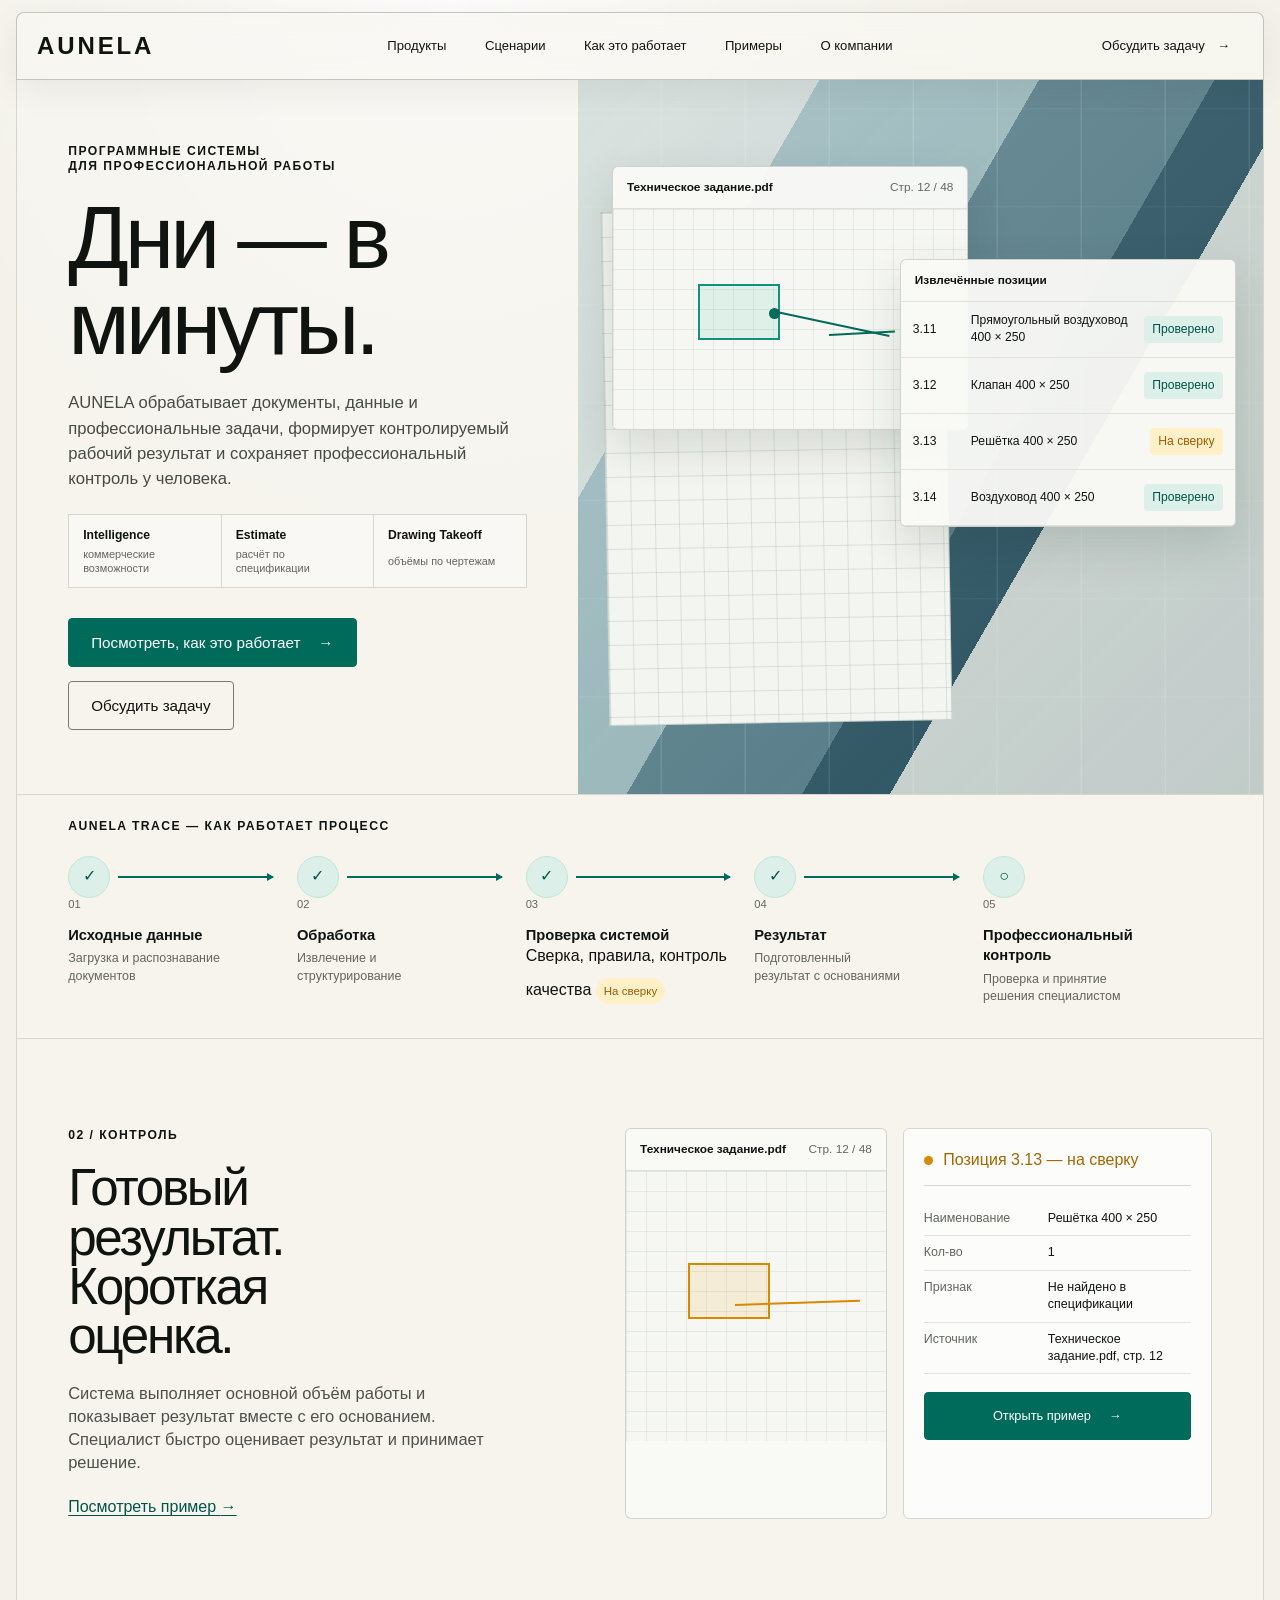
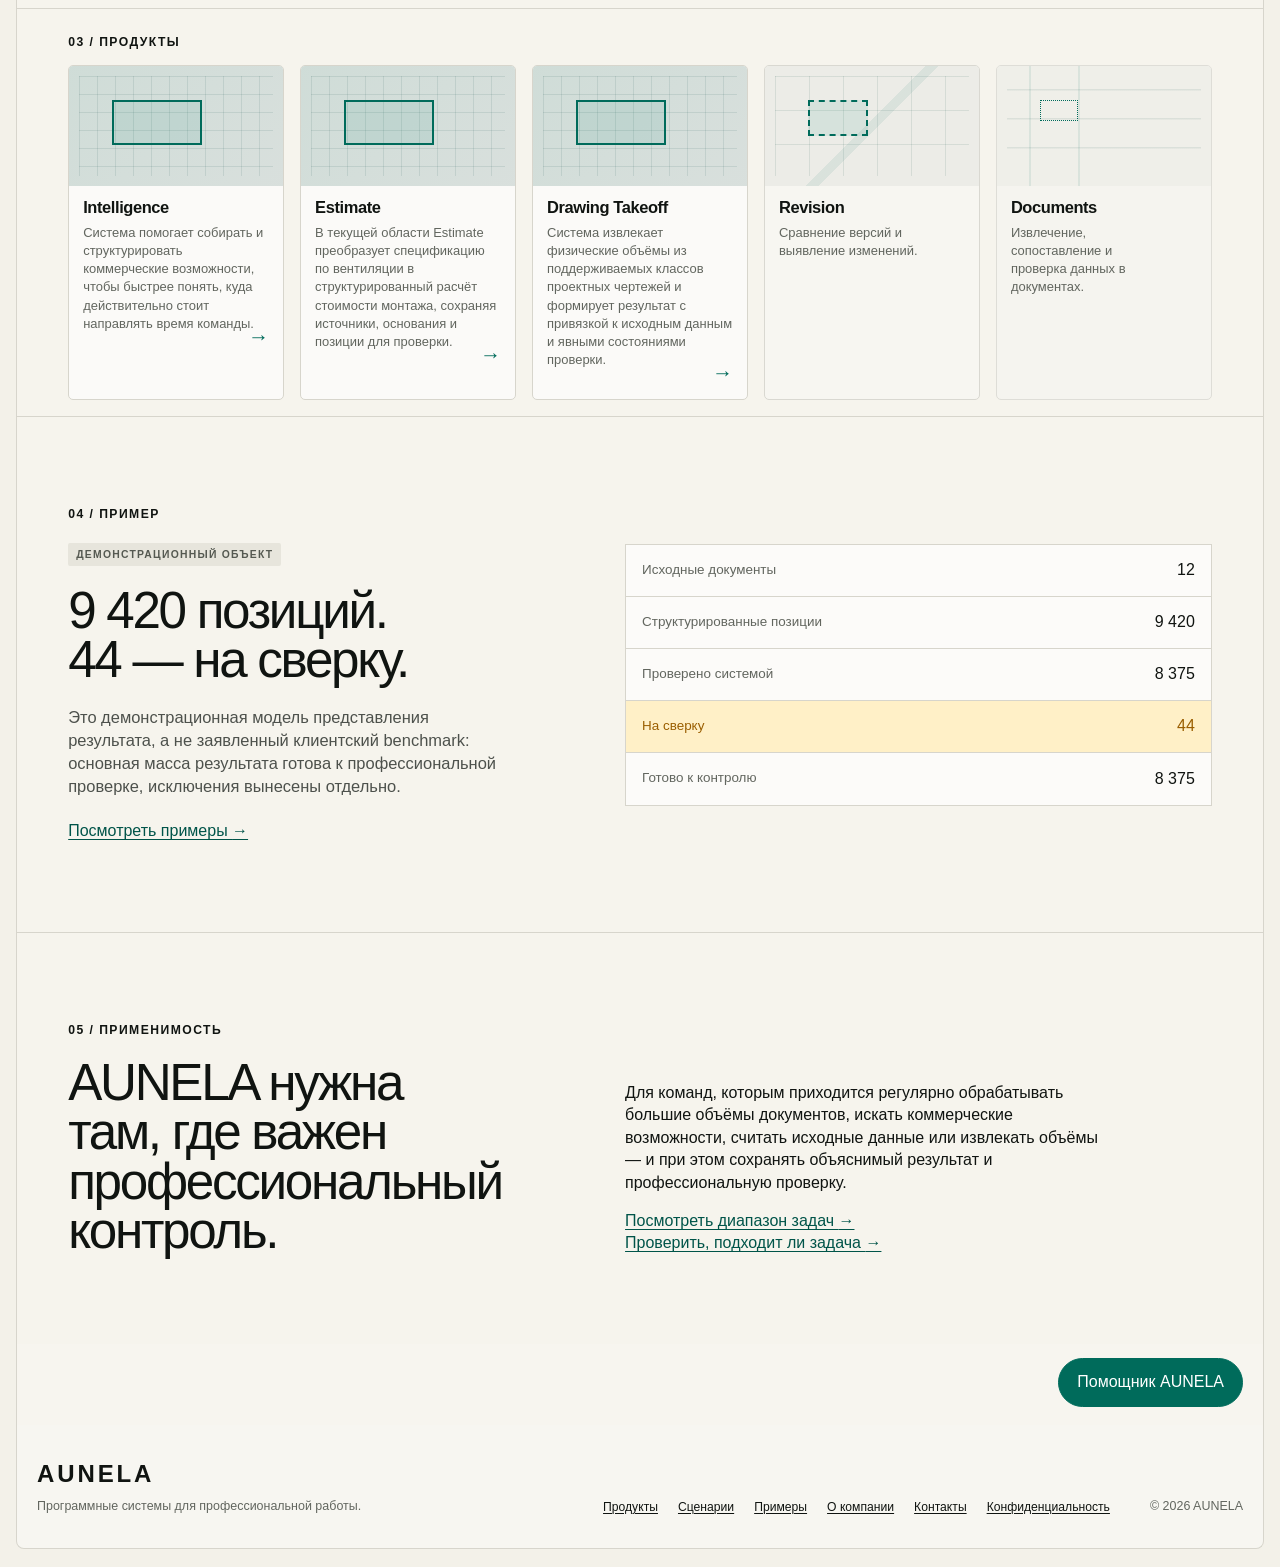
<file: index.html>
<!DOCTYPE html><html lang="ru"> <head><meta charset="UTF-8"><meta name="viewport" content="width=device-width"><meta name="color-scheme" content="light"><meta name="theme-color" content="#f2f0e9"><link rel="icon" type="image/svg+xml" href="/favicon.svg"><title>AUNELA — программные системы для профессиональной работы</title><meta name="description" content="AUNELA — программные системы для профессиональной работы: Intelligence, Estimate и Drawing Takeoff с проверяемым результатом и профессиональным контролем."><link rel="canonical" href="https://aunela.ru/"><meta name="robots" content="noindex,nofollow,noarchive"><meta property="og:type" content="website"><meta property="og:site_name" content="AUNELA"><meta property="og:title" content="AUNELA — программные системы для профессиональной работы"><meta property="og:description" content="AUNELA — программные системы для профессиональной работы: Intelligence, Estimate и Drawing Takeoff с проверяемым результатом и профессиональным контролем."><meta property="og:url" content="https://aunela.ru/"><script type="application/ld+json">[{"@context":"https://schema.org","@type":"Organization","name":"AUNELA","legalName":"Индивидуальный предприниматель Кулишова Ксения Геннадьевна","identifier":[{"@type":"PropertyValue","propertyID":"ИНН","value":"595706067159"},{"@type":"PropertyValue","propertyID":"ОГРНИП","value":"324595800131352"}],"telephone":"+7 922 640-99-22","url":"https://aunela.ru","email":"office@aunela.ru"},{"@context":"https://schema.org","@type":"WebSite","name":"AUNELA","url":"https://aunela.ru"}]</script><link rel="stylesheet" href="/_astro/global.DxPeA7Tw.css"></head> <body> <a class="skip-link" href="#content">К содержанию</a> <div class="nav-shell"> <header class="site-header"> <a class="brand" href="/" aria-label="AUNELA — главная">AUNELA</a> <nav class="desktop-nav" aria-label="Основная навигация"> <a href="/products/">Продукты</a> <a href="/capabilities/">Сценарии</a> <a href="/#trace">Как это работает</a> <a href="/examples/">Примеры</a> <a href="/about/">О компании</a> </nav> <div class="header-actions">  <a class="header-cta" href="/contact/">Обсудить задачу <span aria-hidden="true">→</span></a> </div> <a class="header-mobile-cta" href="/contact/">Связаться</a> <button class="menu-button" type="button" aria-expanded="false" aria-controls="mobile-nav"> <span class="sr-only">Открыть меню</span> <span></span><span></span> </button> </header> <nav id="mobile-nav" class="mobile-nav" aria-label="Мобильная навигация" hidden> <a href="/products/">Продукты</a> <a href="/capabilities/">Сценарии</a> <a href="/#trace">Как это работает</a> <a href="/examples/">Примеры</a> <a href="/about/">О компании</a> <a href="/contact/">Обсудить задачу</a> </nav> </div> <main id="content">  <section class="hero"> <div class="hero-copy"> <p class="eyebrow">ПРОГРАММНЫЕ СИСТЕМЫ<br>ДЛЯ ПРОФЕССИОНАЛЬНОЙ РАБОТЫ</p> <h1>Дни — в минуты.</h1> <p class="hero-lead">
AUNELA обрабатывает документы, данные и профессиональные задачи,
        формирует контролируемый рабочий результат и сохраняет профессиональный контроль у человека.
</p> <nav class="hero-products" aria-label="Текущие продукты AUNELA"> <a href="/products/intelligence/"><strong>Intelligence</strong><span>коммерческие возможности</span></a> <a href="/products/estimate/"><strong>Estimate</strong><span>расчёт по спецификации</span></a> <a href="/products/drawing-takeoff/"><strong>Drawing Takeoff</strong><span>объёмы по чертежам</span></a> </nav> <div class="button-row"> <a class="button button-primary" href="#trace">Посмотреть, как это работает <span aria-hidden="true">→</span></a> <a class="button button-secondary" href="/contact/">Обсудить задачу</a> </div> </div> <div class="hero-proof" aria-label="Демонстрация контролируемого результата"> <div class="blueprint-grid" aria-hidden="true"></div> <div class="source-window proof-window"> <div class="window-bar"><strong>Техническое задание.pdf</strong><span>Стр. 12 / 48</span></div> <div class="drawing-canvas"> <span class="drawing-box"></span> <span class="drawing-line one"></span> <span class="drawing-line two"></span> <span class="drawing-node"></span> </div> </div> <div class="result-window proof-window"> <div class="window-bar"><strong>Извлечённые позиции</strong></div> <div class="result-row"><span>3.11</span><strong>Прямоугольный воздуховод 400 × 250</strong><em class="status-ok">Проверено</em></div> <div class="result-row"><span>3.12</span><strong>Клапан 400 × 250</strong><em class="status-ok">Проверено</em></div> <div class="result-row"><span>3.13</span><strong>Решётка 400 × 250</strong><em class="status-review">На сверку</em></div> <div class="result-row"><span>3.14</span><strong>Воздуховод 400 × 250</strong><em class="status-ok">Проверено</em></div> </div> </div> </section> <section class="trace-section" id="trace" aria-labelledby="trace-title"> <div class="section-kicker" id="trace-title">AUNELA TRACE — КАК РАБОТАЕТ ПРОЦЕСС</div> <ol class="trace-list"> <li class="trace-step"> <div class="trace-top"> <span class="trace-number">01</span> <span class="trace-dot" aria-hidden="true">✓</span> <span class="trace-line" aria-hidden="true"></span> </div> <strong>Исходные данные</strong> <span>Загрузка и распознавание документов</span>  </li><li class="trace-step"> <div class="trace-top"> <span class="trace-number">02</span> <span class="trace-dot" aria-hidden="true">✓</span> <span class="trace-line" aria-hidden="true"></span> </div> <strong>Обработка</strong> <span>Извлечение и структурирование</span>  </li><li class="trace-step"> <div class="trace-top"> <span class="trace-number">03</span> <span class="trace-dot" aria-hidden="true">✓</span> <span class="trace-line" aria-hidden="true"></span> </div> <strong>Проверка системой</strong> <span>Сверка, правила, контроль качества</span> <span class="review-branch" aria-label="Вторичная ветвь проверки">На сверку</span> </li><li class="trace-step"> <div class="trace-top"> <span class="trace-number">04</span> <span class="trace-dot" aria-hidden="true">✓</span> <span class="trace-line" aria-hidden="true"></span> </div> <strong>Результат</strong> <span>Подготовленный результат с основаниями</span>  </li><li class="trace-step"> <div class="trace-top"> <span class="trace-number">05</span> <span class="trace-dot" aria-hidden="true">○</span>  </div> <strong>Профессиональный контроль</strong> <span>Проверка и принятие решения специалистом</span>  </li> </ol> </section> <section class="control-section section-grid" aria-labelledby="control-title"> <div> <p class="section-index">02 / КОНТРОЛЬ</p> <h2 id="control-title">Готовый результат. Короткая оценка.</h2> <p class="section-lead">
Система выполняет основной объём работы и показывает результат вместе с его основанием.
        Специалист быстро оценивает результат и принимает решение.
</p> <a class="text-link" href="/examples/">Посмотреть пример <span aria-hidden="true">→</span></a> </div> <div class="review-panel"> <div class="source-window compact proof-window"> <div class="window-bar"><strong>Техническое задание.pdf</strong><span>Стр. 12 / 48</span></div> <div class="drawing-canvas"> <span class="drawing-box review"></span> <span class="drawing-line review"></span> </div> </div> <div class="review-card"> <p class="review-title"><span class="review-dot"></span> Позиция 3.13 — на сверку</p> <dl> <div><dt>Наименование</dt><dd>Решётка 400 × 250</dd></div> <div><dt>Кол-во</dt><dd>1</dd></div> <div><dt>Признак</dt><dd>Не найдено в спецификации</dd></div> <div><dt>Источник</dt><dd>Техническое задание.pdf, стр. 12</dd></div> </dl> <a class="button button-primary compact-button" href="/examples/">Открыть пример <span aria-hidden="true">→</span></a> </div> </div> </section> <section class="products-section" aria-labelledby="products-title"> <div class="section-heading-row"> <p class="section-index">03 / ПРОДУКТЫ</p> <h2 id="products-title" class="sr-only">Продукты AUNELA</h2> </div> <div class="product-grid"> <a href="/products/intelligence/" class="product-card material-level-1"> <div class="product-visual" aria-hidden="true"> <span class="visual-grid"></span> <span class="visual-mark"></span> </div> <div class="product-copy">  <h3>Intelligence</h3> <p>Система помогает собирать и структурировать коммерческие возможности, чтобы быстрее понять, куда действительно стоит направлять время команды.</p> <span class="card-arrow" aria-hidden="true">→</span> </div> </a><a href="/products/estimate/" class="product-card material-level-1"> <div class="product-visual" aria-hidden="true"> <span class="visual-grid"></span> <span class="visual-mark"></span> </div> <div class="product-copy">  <h3>Estimate</h3> <p>В текущей области Estimate преобразует спецификацию по вентиляции в структурированный расчёт стоимости монтажа, сохраняя источники, основания и позиции для проверки.</p> <span class="card-arrow" aria-hidden="true">→</span> </div> </a><a href="/products/drawing-takeoff/" class="product-card material-level-1"> <div class="product-visual" aria-hidden="true"> <span class="visual-grid"></span> <span class="visual-mark"></span> </div> <div class="product-copy">  <h3>Drawing Takeoff</h3> <p>Система извлекает физические объёмы из поддерживаемых классов проектных чертежей и формирует результат с привязкой к исходным данным и явными состояниями проверки.</p> <span class="card-arrow" aria-hidden="true">→</span> </div> </a> <article class="product-card material-level-2"> <div class="product-visual" aria-hidden="true"> <span class="visual-grid"></span> <span class="visual-mark"></span> </div> <div class="product-copy">  <h3>Revision</h3> <p>Сравнение версий и выявление изменений.</p>  </div> </article><article class="product-card material-level-3"> <div class="product-visual" aria-hidden="true"> <span class="visual-grid"></span> <span class="visual-mark"></span> </div> <div class="product-copy">  <h3>Documents</h3> <p>Извлечение, сопоставление и проверка данных в документах.</p>  </div> </article> </div> </section> <section class="evidence-section section-grid"> <div> <p class="section-index">04 / ПРИМЕР</p> <p class="demo-label">ДЕМОНСТРАЦИОННЫЙ ОБЪЕКТ</p> <h2>9 420 позиций.<br>44 — на сверку.</h2> <p class="section-lead">
Это демонстрационная модель представления результата, а не заявленный клиентский benchmark:
        основная масса результата готова к профессиональной проверке, исключения вынесены отдельно.
</p> <a class="text-link" href="/examples/">Посмотреть примеры <span aria-hidden="true">→</span></a> </div> <div class="evidence-ledger" aria-label="Демонстрационный реестр результата"> <div><span>Исходные документы</span><strong>12</strong></div> <div><span>Структурированные позиции</span><strong>9 420</strong></div> <div><span>Проверено системой</span><strong>8 375</strong></div> <div class="review-ledger"><span>На сверку</span><strong>44</strong></div> <div><span>Готово к контролю</span><strong>8 375</strong></div> </div> </section> <section class="fit-section section-grid"> <div> <p class="section-index">05 / ПРИМЕНИМОСТЬ</p> <h2>AUNELA нужна там, где важен профессиональный контроль.</h2> </div> <div> <p>
Для команд, которым приходится регулярно обрабатывать большие объёмы документов,
        искать коммерческие возможности, считать исходные данные или извлекать объёмы —
        и при этом сохранять объяснимый результат и профессиональную проверку.
</p> <a class="text-link" href="/capabilities/">Посмотреть диапазон задач <span aria-hidden="true">→</span></a> <br> <a class="text-link" href="/contact/">Проверить, подходит ли задача <span aria-hidden="true">→</span></a> </div> </section>  </main> <div class="agent-slot" data-agent-slot data-agent-live="false" data-agent-endpoint> <button class="agent-launcher" type="button" aria-expanded="false" aria-controls="agent-panel">
Помощник AUNELA
</button> <aside id="agent-panel" class="agent-panel" hidden aria-label="Помощник AUNELA"> <div class="agent-head"> <div> <p class="section-index">AUNELA / AGENT</p> <strong>Опишите задачу обычными словами.</strong> </div> <button class="agent-close" type="button" aria-label="Закрыть">×</button> </div> <div class="agent-offline-note"> <p>
Диалоговый агент пока не подключён к production. Подобрать маршрут можно без него:
</p> </div> <nav class="agent-choices" aria-label="Быстрый подбор продукта"> <a href="/products/intelligence/"> <strong>Найти возможности</strong> <span>От частного микрозапроса до тендерного поиска →</span> </a> <a href="/products/estimate/"> <strong>Рассчитать по спецификации</strong> <span>Сейчас: стоимость монтажа вентиляции →</span> </a> <a href="/products/drawing-takeoff/"> <strong>Извлечь объёмы из чертежей</strong> <span>В пределах подтверждённого класса исходников →</span> </a> <a href="/capabilities/"> <strong>Посмотреть сценарии</strong> <span>Текущая область и границы продуктов →</span> </a> </nav> <div class="agent-fallback"> <p>Сайт и продуктовые материалы работают независимо от агента.</p> <a href="/contact/">Обсудить задачу →</a> </div> </aside> </div> <script type="module">var e=document.querySelector(`[data-agent-slot]`),t=e?.querySelector(`.agent-launcher`),n=e?.querySelector(`.agent-panel`),r=e?.querySelector(`.agent-close`),i=e?.querySelector(`[data-agent-form]`),a=e?.querySelector(`[data-agent-answer]`);function o(e){!t||!n||(t.setAttribute(`aria-expanded`,String(e)),n.hidden=!e,e?n.querySelector(`textarea, a, button`)?.focus():t.focus())}t?.addEventListener(`click`,()=>{o(t.getAttribute(`aria-expanded`)!==`true`)}),r?.addEventListener(`click`,()=>o(!1)),document.addEventListener(`keydown`,e=>{e.key===`Escape`&&n&&!n.hidden&&o(!1)}),i?.addEventListener(`submit`,async t=>{if(t.preventDefault(),!e||!a)return;let n=e.dataset.agentEndpoint,r=i.querySelector(`textarea[name="question"]`),o=i.querySelector(`button[type="submit"]`),s=r?.value.trim()||``;if(!n||!s)return;let c=new AbortController,l=window.setTimeout(()=>c.abort(),25e3);a.hidden=!1,a.dataset.state=`loading`,a.textContent=`AUNELA анализирует задачу…`,o&&(o.disabled=!0);try{let e=await fetch(n,{method:`POST`,mode:`cors`,credentials:`omit`,cache:`no-store`,headers:{"Content-Type":`application/json`,Accept:`application/json`},body:JSON.stringify({message:s,page:window.location.pathname,locale:document.documentElement.lang||`ru`}),signal:c.signal});if(!e.ok)throw Error(`HTTP ${e.status}`);let t=await e.json(),r=typeof t?.answer==`string`?t.answer:`Ответ агента получен в неподдерживаемом формате. Используйте продуктовые ссылки ниже.`;a.dataset.state=`ready`,a.textContent=r}catch{a.dataset.state=`error`,a.textContent=`Агент временно недоступен. Публичный сайт продолжает работать — выберите продукт ниже или свяжитесь с AUNELA.`}finally{window.clearTimeout(l),o&&(o.disabled=!1)}});</script> <footer class="site-footer"> <div> <a class="brand" href="/">AUNELA</a> <p>Программные системы для профессиональной работы.</p> </div> <nav aria-label="Навигация в подвале"> <a href="/products/">Продукты</a> <a href="/capabilities/">Сценарии</a> <a href="/examples/">Примеры</a> <a href="/about/">О компании</a> <a href="/contact/">Контакты</a> <a href="/privacy/">Конфиденциальность</a> </nav> <p class="footer-note">© 2026 AUNELA</p> </footer> <script>
      const button = document.querySelector('.menu-button');
      const menu = document.querySelector('#mobile-nav');
      button?.addEventListener('click', () => {
        const open = button.getAttribute('aria-expanded') === 'true';
        button.setAttribute('aria-expanded', String(!open));
        if (menu) menu.hidden = open;
      });

      menu?.querySelectorAll('a').forEach((link) => {
        link.addEventListener('click', () => {
          button?.setAttribute('aria-expanded', 'false');
          menu.hidden = true;
        });
      });
    </script></body> </html>
</file>
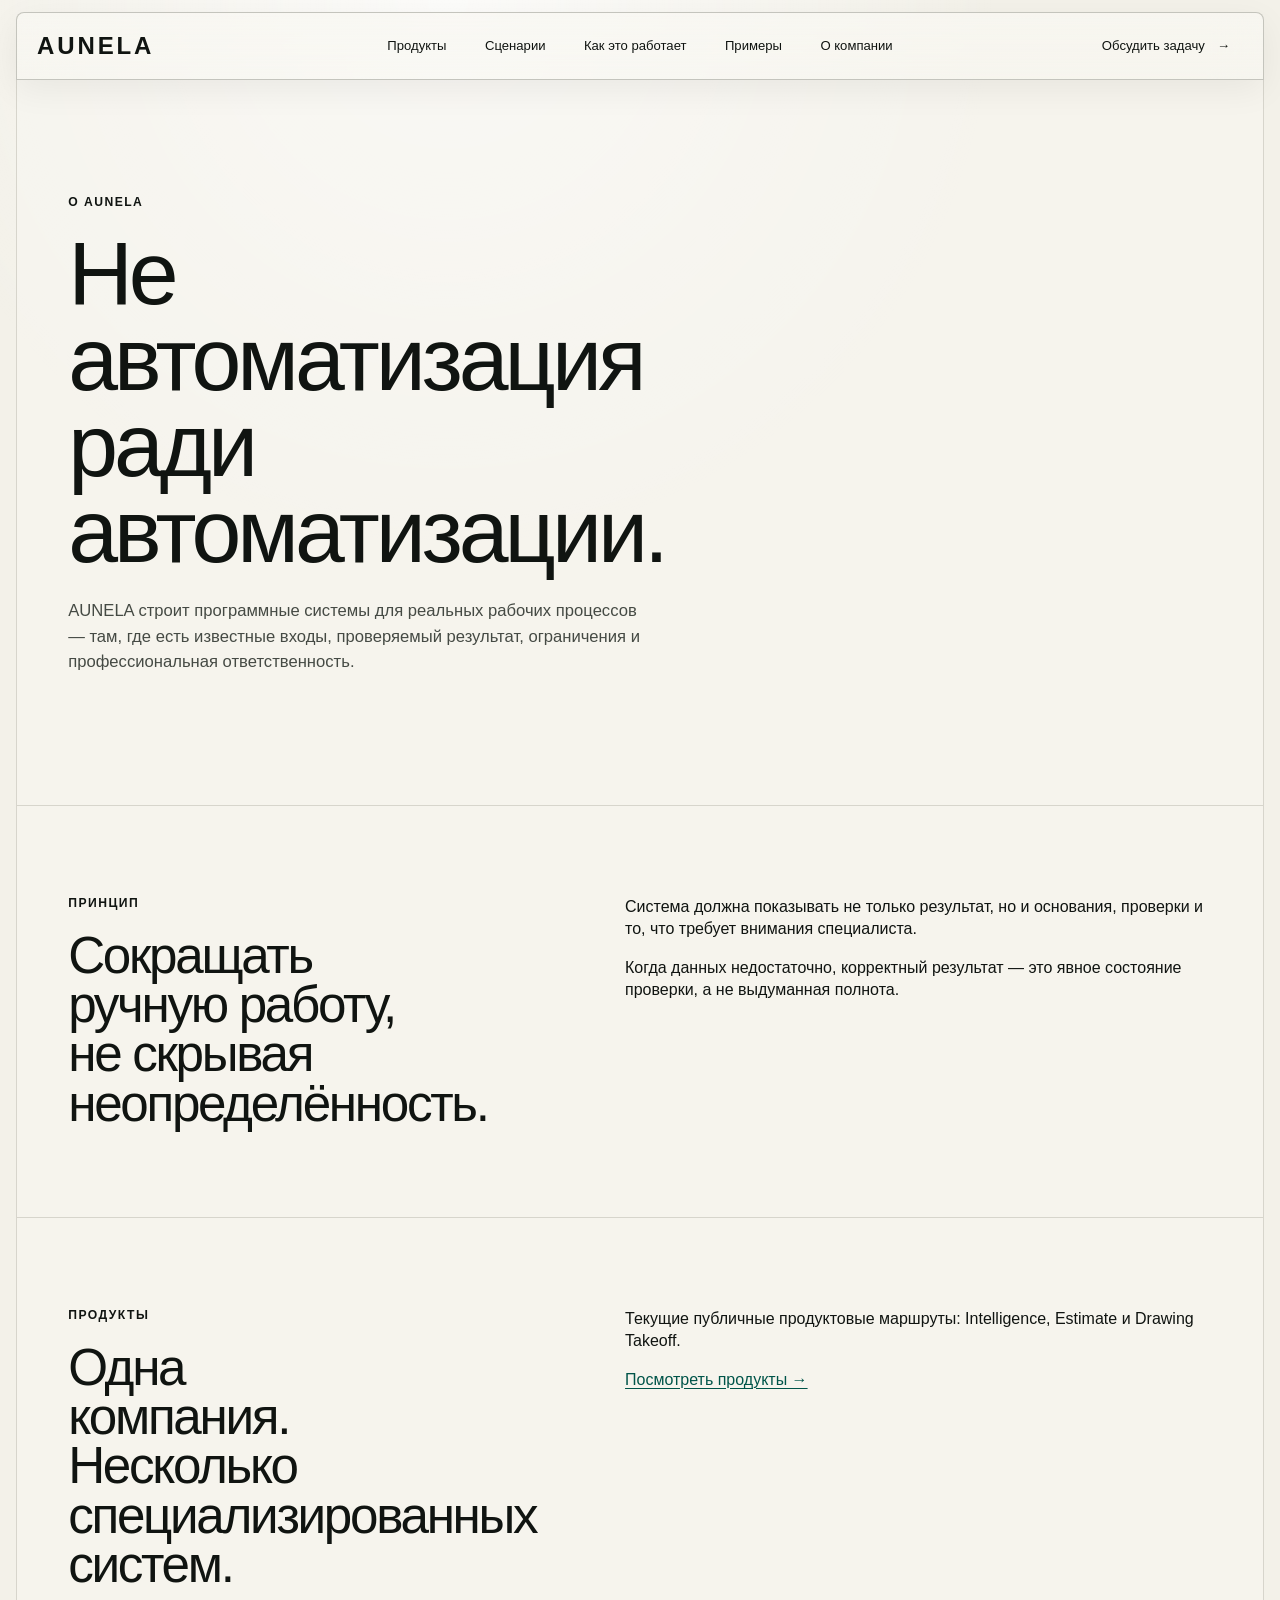
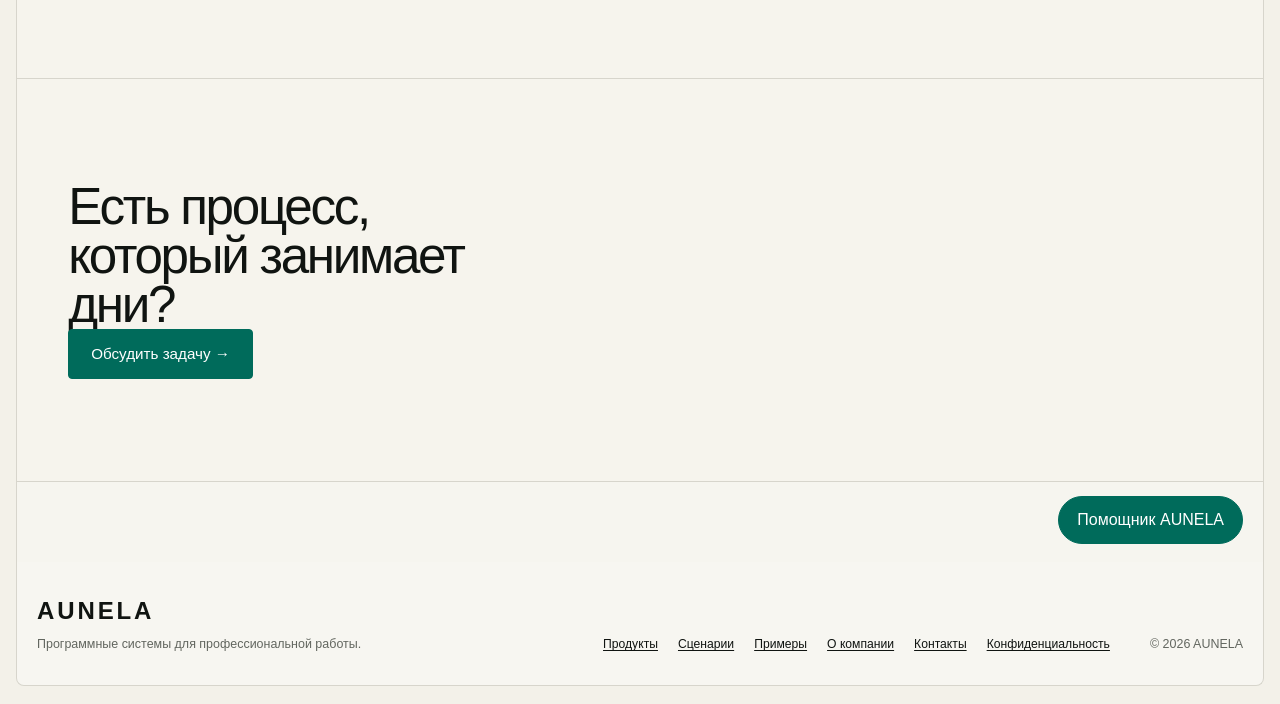
<file: about/index.html>
<!DOCTYPE html><html lang="ru"> <head><meta charset="UTF-8"><meta name="viewport" content="width=device-width"><meta name="color-scheme" content="light"><meta name="theme-color" content="#f2f0e9"><link rel="icon" type="image/svg+xml" href="/favicon.svg"><title>О AUNELA</title><meta name="description" content="AUNELA создаёт программные системы для ограниченных профессиональных процессов с понятными входами, результатом, проверками и явными границами."><link rel="canonical" href="https://aunela.ru/about/"><meta name="robots" content="noindex,nofollow,noarchive"><meta property="og:type" content="website"><meta property="og:site_name" content="AUNELA"><meta property="og:title" content="О AUNELA"><meta property="og:description" content="AUNELA создаёт программные системы для ограниченных профессиональных процессов с понятными входами, результатом, проверками и явными границами."><meta property="og:url" content="https://aunela.ru/about/"><script type="application/ld+json">[{"@context":"https://schema.org","@type":"Organization","name":"AUNELA","legalName":"Индивидуальный предприниматель Кулишова Ксения Геннадьевна","identifier":[{"@type":"PropertyValue","propertyID":"ИНН","value":"595706067159"},{"@type":"PropertyValue","propertyID":"ОГРНИП","value":"324595800131352"}],"telephone":"+7 922 640-99-22","url":"https://aunela.ru","email":"office@aunela.ru"}]</script><link rel="stylesheet" href="/_astro/global.DxPeA7Tw.css"></head> <body> <a class="skip-link" href="#content">К содержанию</a> <div class="nav-shell"> <header class="site-header"> <a class="brand" href="/" aria-label="AUNELA — главная">AUNELA</a> <nav class="desktop-nav" aria-label="Основная навигация"> <a href="/products/">Продукты</a> <a href="/capabilities/">Сценарии</a> <a href="/#trace">Как это работает</a> <a href="/examples/">Примеры</a> <a href="/about/">О компании</a> </nav> <div class="header-actions">  <a class="header-cta" href="/contact/">Обсудить задачу <span aria-hidden="true">→</span></a> </div> <a class="header-mobile-cta" href="/contact/">Связаться</a> <button class="menu-button" type="button" aria-expanded="false" aria-controls="mobile-nav"> <span class="sr-only">Открыть меню</span> <span></span><span></span> </button> </header> <nav id="mobile-nav" class="mobile-nav" aria-label="Мобильная навигация" hidden> <a href="/products/">Продукты</a> <a href="/capabilities/">Сценарии</a> <a href="/#trace">Как это работает</a> <a href="/examples/">Примеры</a> <a href="/about/">О компании</a> <a href="/contact/">Обсудить задачу</a> </nav> </div> <main id="content">  <section class="page-hero narrow"> <p class="eyebrow">О AUNELA</p> <h1>Не автоматизация ради автоматизации.</h1> <p class="hero-lead">
AUNELA строит программные системы для реальных рабочих процессов — там, где есть
      известные входы, проверяемый результат, ограничения и профессиональная ответственность.
</p> </section> <section class="section-grid page-section"> <div><p class="section-index">ПРИНЦИП</p><h2>Сокращать ручную работу, не скрывая неопределённость.</h2></div> <div> <p>Система должна показывать не только результат, но и основания, проверки и то, что требует внимания специалиста.</p> <p>Когда данных недостаточно, корректный результат — это явное состояние проверки, а не выдуманная полнота.</p> </div> </section> <section class="section-grid page-section"> <div><p class="section-index">ПРОДУКТЫ</p><h2>Одна компания. Несколько специализированных систем.</h2></div> <div> <p>Текущие публичные продуктовые маршруты: Intelligence, Estimate и Drawing Takeoff.</p> <a class="text-link" href="/products/">Посмотреть продукты →</a> </div> </section> <section class="page-cta page-section"> <h2>Есть процесс, который занимает дни?</h2> <a class="button button-primary" href="/contact/">Обсудить задачу →</a> </section>  </main> <div class="agent-slot" data-agent-slot data-agent-live="false" data-agent-endpoint> <button class="agent-launcher" type="button" aria-expanded="false" aria-controls="agent-panel">
Помощник AUNELA
</button> <aside id="agent-panel" class="agent-panel" hidden aria-label="Помощник AUNELA"> <div class="agent-head"> <div> <p class="section-index">AUNELA / AGENT</p> <strong>Опишите задачу обычными словами.</strong> </div> <button class="agent-close" type="button" aria-label="Закрыть">×</button> </div> <div class="agent-offline-note"> <p>
Диалоговый агент пока не подключён к production. Подобрать маршрут можно без него:
</p> </div> <nav class="agent-choices" aria-label="Быстрый подбор продукта"> <a href="/products/intelligence/"> <strong>Найти возможности</strong> <span>От частного микрозапроса до тендерного поиска →</span> </a> <a href="/products/estimate/"> <strong>Рассчитать по спецификации</strong> <span>Сейчас: стоимость монтажа вентиляции →</span> </a> <a href="/products/drawing-takeoff/"> <strong>Извлечь объёмы из чертежей</strong> <span>В пределах подтверждённого класса исходников →</span> </a> <a href="/capabilities/"> <strong>Посмотреть сценарии</strong> <span>Текущая область и границы продуктов →</span> </a> </nav> <div class="agent-fallback"> <p>Сайт и продуктовые материалы работают независимо от агента.</p> <a href="/contact/">Обсудить задачу →</a> </div> </aside> </div> <script type="module">var e=document.querySelector(`[data-agent-slot]`),t=e?.querySelector(`.agent-launcher`),n=e?.querySelector(`.agent-panel`),r=e?.querySelector(`.agent-close`),i=e?.querySelector(`[data-agent-form]`),a=e?.querySelector(`[data-agent-answer]`);function o(e){!t||!n||(t.setAttribute(`aria-expanded`,String(e)),n.hidden=!e,e?n.querySelector(`textarea, a, button`)?.focus():t.focus())}t?.addEventListener(`click`,()=>{o(t.getAttribute(`aria-expanded`)!==`true`)}),r?.addEventListener(`click`,()=>o(!1)),document.addEventListener(`keydown`,e=>{e.key===`Escape`&&n&&!n.hidden&&o(!1)}),i?.addEventListener(`submit`,async t=>{if(t.preventDefault(),!e||!a)return;let n=e.dataset.agentEndpoint,r=i.querySelector(`textarea[name="question"]`),o=i.querySelector(`button[type="submit"]`),s=r?.value.trim()||``;if(!n||!s)return;let c=new AbortController,l=window.setTimeout(()=>c.abort(),25e3);a.hidden=!1,a.dataset.state=`loading`,a.textContent=`AUNELA анализирует задачу…`,o&&(o.disabled=!0);try{let e=await fetch(n,{method:`POST`,mode:`cors`,credentials:`omit`,cache:`no-store`,headers:{"Content-Type":`application/json`,Accept:`application/json`},body:JSON.stringify({message:s,page:window.location.pathname,locale:document.documentElement.lang||`ru`}),signal:c.signal});if(!e.ok)throw Error(`HTTP ${e.status}`);let t=await e.json(),r=typeof t?.answer==`string`?t.answer:`Ответ агента получен в неподдерживаемом формате. Используйте продуктовые ссылки ниже.`;a.dataset.state=`ready`,a.textContent=r}catch{a.dataset.state=`error`,a.textContent=`Агент временно недоступен. Публичный сайт продолжает работать — выберите продукт ниже или свяжитесь с AUNELA.`}finally{window.clearTimeout(l),o&&(o.disabled=!1)}});</script> <footer class="site-footer"> <div> <a class="brand" href="/">AUNELA</a> <p>Программные системы для профессиональной работы.</p> </div> <nav aria-label="Навигация в подвале"> <a href="/products/">Продукты</a> <a href="/capabilities/">Сценарии</a> <a href="/examples/">Примеры</a> <a href="/about/">О компании</a> <a href="/contact/">Контакты</a> <a href="/privacy/">Конфиденциальность</a> </nav> <p class="footer-note">© 2026 AUNELA</p> </footer> <script>
      const button = document.querySelector('.menu-button');
      const menu = document.querySelector('#mobile-nav');
      button?.addEventListener('click', () => {
        const open = button.getAttribute('aria-expanded') === 'true';
        button.setAttribute('aria-expanded', String(!open));
        if (menu) menu.hidden = open;
      });

      menu?.querySelectorAll('a').forEach((link) => {
        link.addEventListener('click', () => {
          button?.setAttribute('aria-expanded', 'false');
          menu.hidden = true;
        });
      });
    </script></body> </html>
</file>
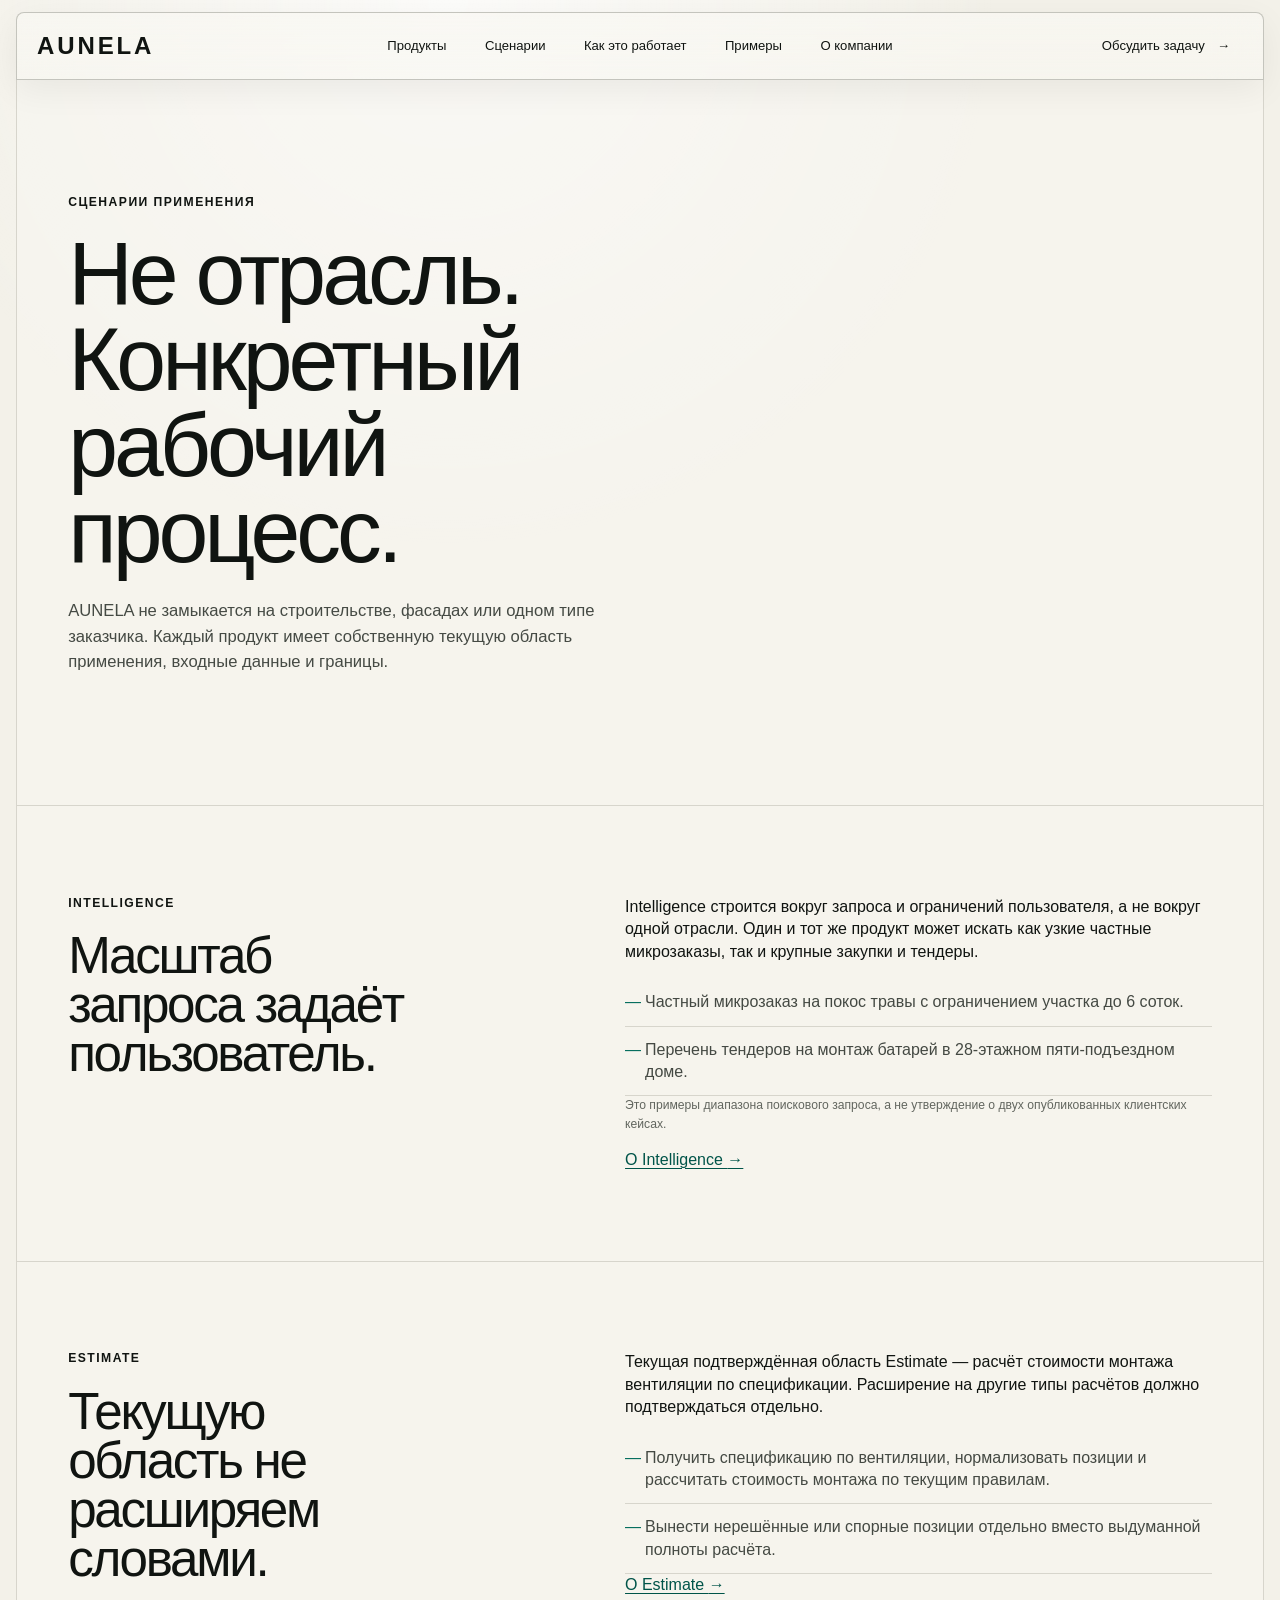
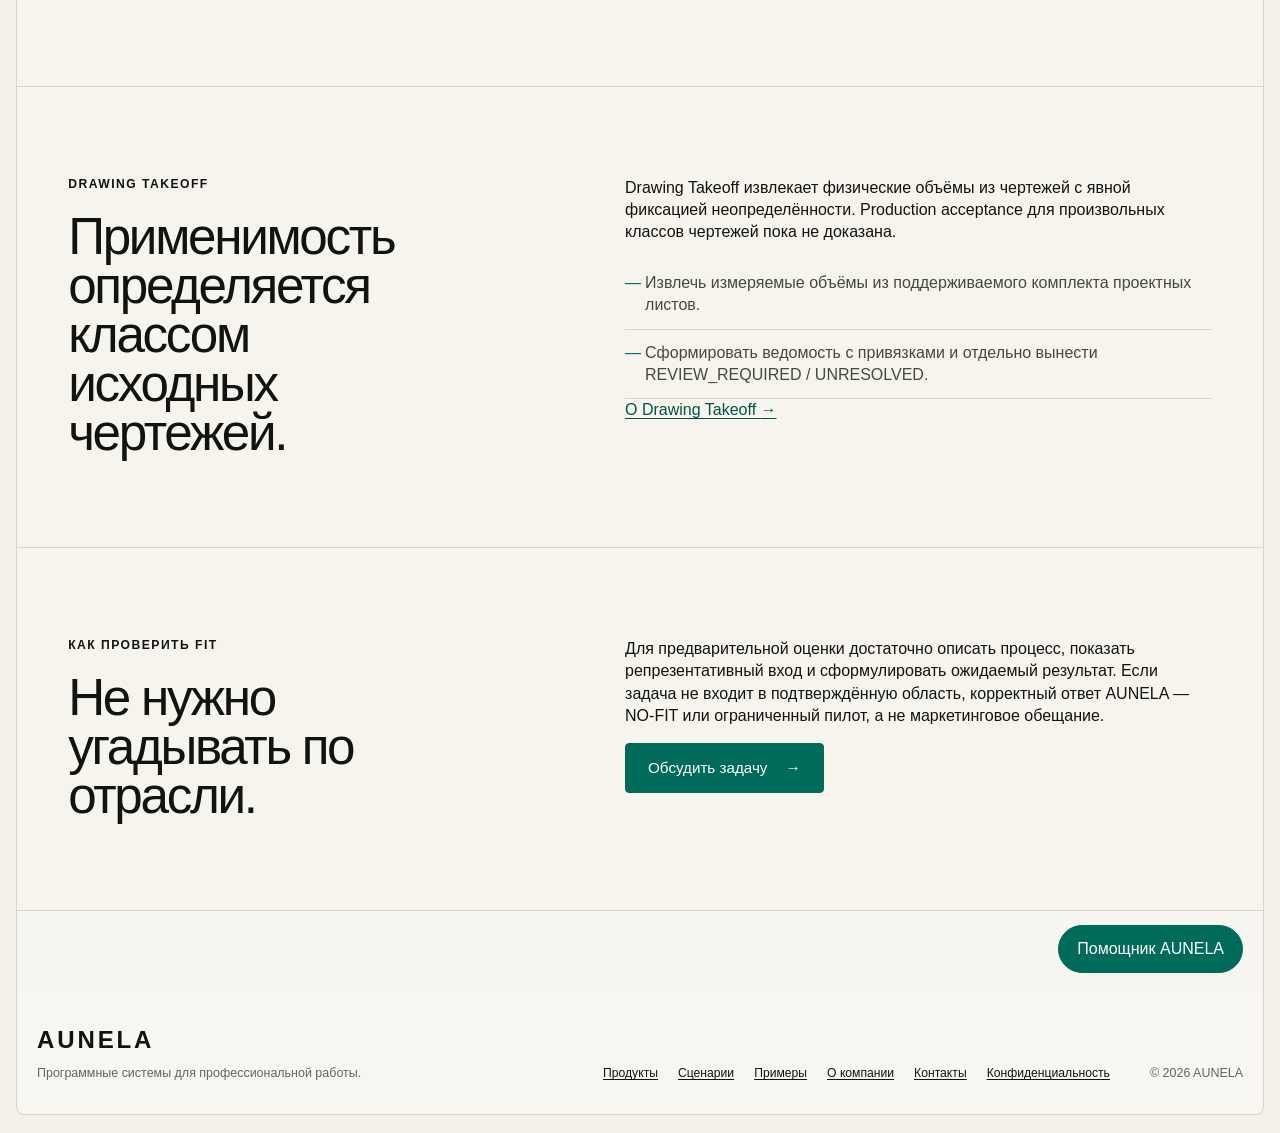
<file: capabilities/index.html>
<!DOCTYPE html><html lang="ru"> <head><meta charset="UTF-8"><meta name="viewport" content="width=device-width"><meta name="color-scheme" content="light"><meta name="theme-color" content="#f2f0e9"><link rel="icon" type="image/svg+xml" href="/favicon.svg"><title>Сценарии применения — AUNELA</title><meta name="description" content="Диапазон задач AUNELA: от коммерческого поиска по произвольным критериям до расчёта монтажа вентиляции по спецификации и извлечения объёмов из поддерживаемых чертежей."><link rel="canonical" href="https://aunela.ru/capabilities/"><meta name="robots" content="noindex,nofollow,noarchive"><meta property="og:type" content="website"><meta property="og:site_name" content="AUNELA"><meta property="og:title" content="Сценарии применения — AUNELA"><meta property="og:description" content="Диапазон задач AUNELA: от коммерческого поиска по произвольным критериям до расчёта монтажа вентиляции по спецификации и извлечения объёмов из поддерживаемых чертежей."><meta property="og:url" content="https://aunela.ru/capabilities/"><script type="application/ld+json">[{"@context":"https://schema.org","@type":"Organization","name":"AUNELA","legalName":"Индивидуальный предприниматель Кулишова Ксения Геннадьевна","identifier":[{"@type":"PropertyValue","propertyID":"ИНН","value":"595706067159"},{"@type":"PropertyValue","propertyID":"ОГРНИП","value":"324595800131352"}],"telephone":"+7 922 640-99-22","url":"https://aunela.ru","email":"office@aunela.ru"}]</script><link rel="stylesheet" href="/_astro/global.DxPeA7Tw.css"></head> <body> <a class="skip-link" href="#content">К содержанию</a> <div class="nav-shell"> <header class="site-header"> <a class="brand" href="/" aria-label="AUNELA — главная">AUNELA</a> <nav class="desktop-nav" aria-label="Основная навигация"> <a href="/products/">Продукты</a> <a href="/capabilities/">Сценарии</a> <a href="/#trace">Как это работает</a> <a href="/examples/">Примеры</a> <a href="/about/">О компании</a> </nav> <div class="header-actions">  <a class="header-cta" href="/contact/">Обсудить задачу <span aria-hidden="true">→</span></a> </div> <a class="header-mobile-cta" href="/contact/">Связаться</a> <button class="menu-button" type="button" aria-expanded="false" aria-controls="mobile-nav"> <span class="sr-only">Открыть меню</span> <span></span><span></span> </button> </header> <nav id="mobile-nav" class="mobile-nav" aria-label="Мобильная навигация" hidden> <a href="/products/">Продукты</a> <a href="/capabilities/">Сценарии</a> <a href="/#trace">Как это работает</a> <a href="/examples/">Примеры</a> <a href="/about/">О компании</a> <a href="/contact/">Обсудить задачу</a> </nav> </div> <main id="content">  <section class="page-hero narrow"> <p class="eyebrow">СЦЕНАРИИ ПРИМЕНЕНИЯ</p> <h1>Не отрасль. Конкретный рабочий процесс.</h1> <p class="hero-lead">
AUNELA не замыкается на строительстве, фасадах или одном типе заказчика.
      Каждый продукт имеет собственную текущую область применения, входные данные и границы.
</p> </section> <section class="page-section section-grid"> <div> <p class="section-index">INTELLIGENCE</p> <h2>Масштаб запроса задаёт пользователь.</h2> </div> <div> <p>Intelligence строится вокруг запроса и ограничений пользователя, а не вокруг одной отрасли. Один и тот же продукт может искать как узкие частные микрозаказы, так и крупные закупки и тендеры.</p> <ul class="plain-list"> <li>Частный микрозаказ на покос травы с ограничением участка до 6 соток.</li><li>Перечень тендеров на монтаж батарей в 28-этажном пяти-подъездном доме.</li> </ul> <p class="fine-print">
Это примеры диапазона поискового запроса, а не утверждение о двух опубликованных клиентских кейсах.
</p> <a class="text-link" href="/products/intelligence/">О Intelligence <span aria-hidden="true">→</span></a> </div> </section> <section class="page-section section-grid"> <div> <p class="section-index">ESTIMATE</p> <h2>Текущую область не расширяем словами.</h2> </div> <div> <p>Текущая подтверждённая область Estimate — расчёт стоимости монтажа вентиляции по спецификации. Расширение на другие типы расчётов должно подтверждаться отдельно.</p> <ul class="plain-list"> <li>Получить спецификацию по вентиляции, нормализовать позиции и рассчитать стоимость монтажа по текущим правилам.</li><li>Вынести нерешённые или спорные позиции отдельно вместо выдуманной полноты расчёта.</li> </ul> <a class="text-link" href="/products/estimate/">О Estimate <span aria-hidden="true">→</span></a> </div> </section> <section class="page-section section-grid"> <div> <p class="section-index">DRAWING TAKEOFF</p> <h2>Применимость определяется классом исходных чертежей.</h2> </div> <div> <p>Drawing Takeoff извлекает физические объёмы из чертежей с явной фиксацией неопределённости. Production acceptance для произвольных классов чертежей пока не доказана.</p> <ul class="plain-list"> <li>Извлечь измеряемые объёмы из поддерживаемого комплекта проектных листов.</li><li>Сформировать ведомость с привязками и отдельно вынести REVIEW_REQUIRED / UNRESOLVED.</li> </ul> <a class="text-link" href="/products/drawing-takeoff/">О Drawing Takeoff <span aria-hidden="true">→</span></a> </div> </section> <section class="page-section section-grid"> <div> <p class="section-index">КАК ПРОВЕРИТЬ FIT</p> <h2>Не нужно угадывать по отрасли.</h2> </div> <div> <p>
Для предварительной оценки достаточно описать процесс, показать репрезентативный вход
        и сформулировать ожидаемый результат. Если задача не входит в подтверждённую область,
        корректный ответ AUNELA — NO-FIT или ограниченный пилот, а не маркетинговое обещание.
</p> <a class="button button-primary" href="/contact/">Обсудить задачу <span aria-hidden="true">→</span></a> </div> </section>  </main> <div class="agent-slot" data-agent-slot data-agent-live="false" data-agent-endpoint> <button class="agent-launcher" type="button" aria-expanded="false" aria-controls="agent-panel">
Помощник AUNELA
</button> <aside id="agent-panel" class="agent-panel" hidden aria-label="Помощник AUNELA"> <div class="agent-head"> <div> <p class="section-index">AUNELA / AGENT</p> <strong>Опишите задачу обычными словами.</strong> </div> <button class="agent-close" type="button" aria-label="Закрыть">×</button> </div> <div class="agent-offline-note"> <p>
Диалоговый агент пока не подключён к production. Подобрать маршрут можно без него:
</p> </div> <nav class="agent-choices" aria-label="Быстрый подбор продукта"> <a href="/products/intelligence/"> <strong>Найти возможности</strong> <span>От частного микрозапроса до тендерного поиска →</span> </a> <a href="/products/estimate/"> <strong>Рассчитать по спецификации</strong> <span>Сейчас: стоимость монтажа вентиляции →</span> </a> <a href="/products/drawing-takeoff/"> <strong>Извлечь объёмы из чертежей</strong> <span>В пределах подтверждённого класса исходников →</span> </a> <a href="/capabilities/"> <strong>Посмотреть сценарии</strong> <span>Текущая область и границы продуктов →</span> </a> </nav> <div class="agent-fallback"> <p>Сайт и продуктовые материалы работают независимо от агента.</p> <a href="/contact/">Обсудить задачу →</a> </div> </aside> </div> <script type="module">var e=document.querySelector(`[data-agent-slot]`),t=e?.querySelector(`.agent-launcher`),n=e?.querySelector(`.agent-panel`),r=e?.querySelector(`.agent-close`),i=e?.querySelector(`[data-agent-form]`),a=e?.querySelector(`[data-agent-answer]`);function o(e){!t||!n||(t.setAttribute(`aria-expanded`,String(e)),n.hidden=!e,e?n.querySelector(`textarea, a, button`)?.focus():t.focus())}t?.addEventListener(`click`,()=>{o(t.getAttribute(`aria-expanded`)!==`true`)}),r?.addEventListener(`click`,()=>o(!1)),document.addEventListener(`keydown`,e=>{e.key===`Escape`&&n&&!n.hidden&&o(!1)}),i?.addEventListener(`submit`,async t=>{if(t.preventDefault(),!e||!a)return;let n=e.dataset.agentEndpoint,r=i.querySelector(`textarea[name="question"]`),o=i.querySelector(`button[type="submit"]`),s=r?.value.trim()||``;if(!n||!s)return;let c=new AbortController,l=window.setTimeout(()=>c.abort(),25e3);a.hidden=!1,a.dataset.state=`loading`,a.textContent=`AUNELA анализирует задачу…`,o&&(o.disabled=!0);try{let e=await fetch(n,{method:`POST`,mode:`cors`,credentials:`omit`,cache:`no-store`,headers:{"Content-Type":`application/json`,Accept:`application/json`},body:JSON.stringify({message:s,page:window.location.pathname,locale:document.documentElement.lang||`ru`}),signal:c.signal});if(!e.ok)throw Error(`HTTP ${e.status}`);let t=await e.json(),r=typeof t?.answer==`string`?t.answer:`Ответ агента получен в неподдерживаемом формате. Используйте продуктовые ссылки ниже.`;a.dataset.state=`ready`,a.textContent=r}catch{a.dataset.state=`error`,a.textContent=`Агент временно недоступен. Публичный сайт продолжает работать — выберите продукт ниже или свяжитесь с AUNELA.`}finally{window.clearTimeout(l),o&&(o.disabled=!1)}});</script> <footer class="site-footer"> <div> <a class="brand" href="/">AUNELA</a> <p>Программные системы для профессиональной работы.</p> </div> <nav aria-label="Навигация в подвале"> <a href="/products/">Продукты</a> <a href="/capabilities/">Сценарии</a> <a href="/examples/">Примеры</a> <a href="/about/">О компании</a> <a href="/contact/">Контакты</a> <a href="/privacy/">Конфиденциальность</a> </nav> <p class="footer-note">© 2026 AUNELA</p> </footer> <script>
      const button = document.querySelector('.menu-button');
      const menu = document.querySelector('#mobile-nav');
      button?.addEventListener('click', () => {
        const open = button.getAttribute('aria-expanded') === 'true';
        button.setAttribute('aria-expanded', String(!open));
        if (menu) menu.hidden = open;
      });

      menu?.querySelectorAll('a').forEach((link) => {
        link.addEventListener('click', () => {
          button?.setAttribute('aria-expanded', 'false');
          menu.hidden = true;
        });
      });
    </script></body> </html>
</file>
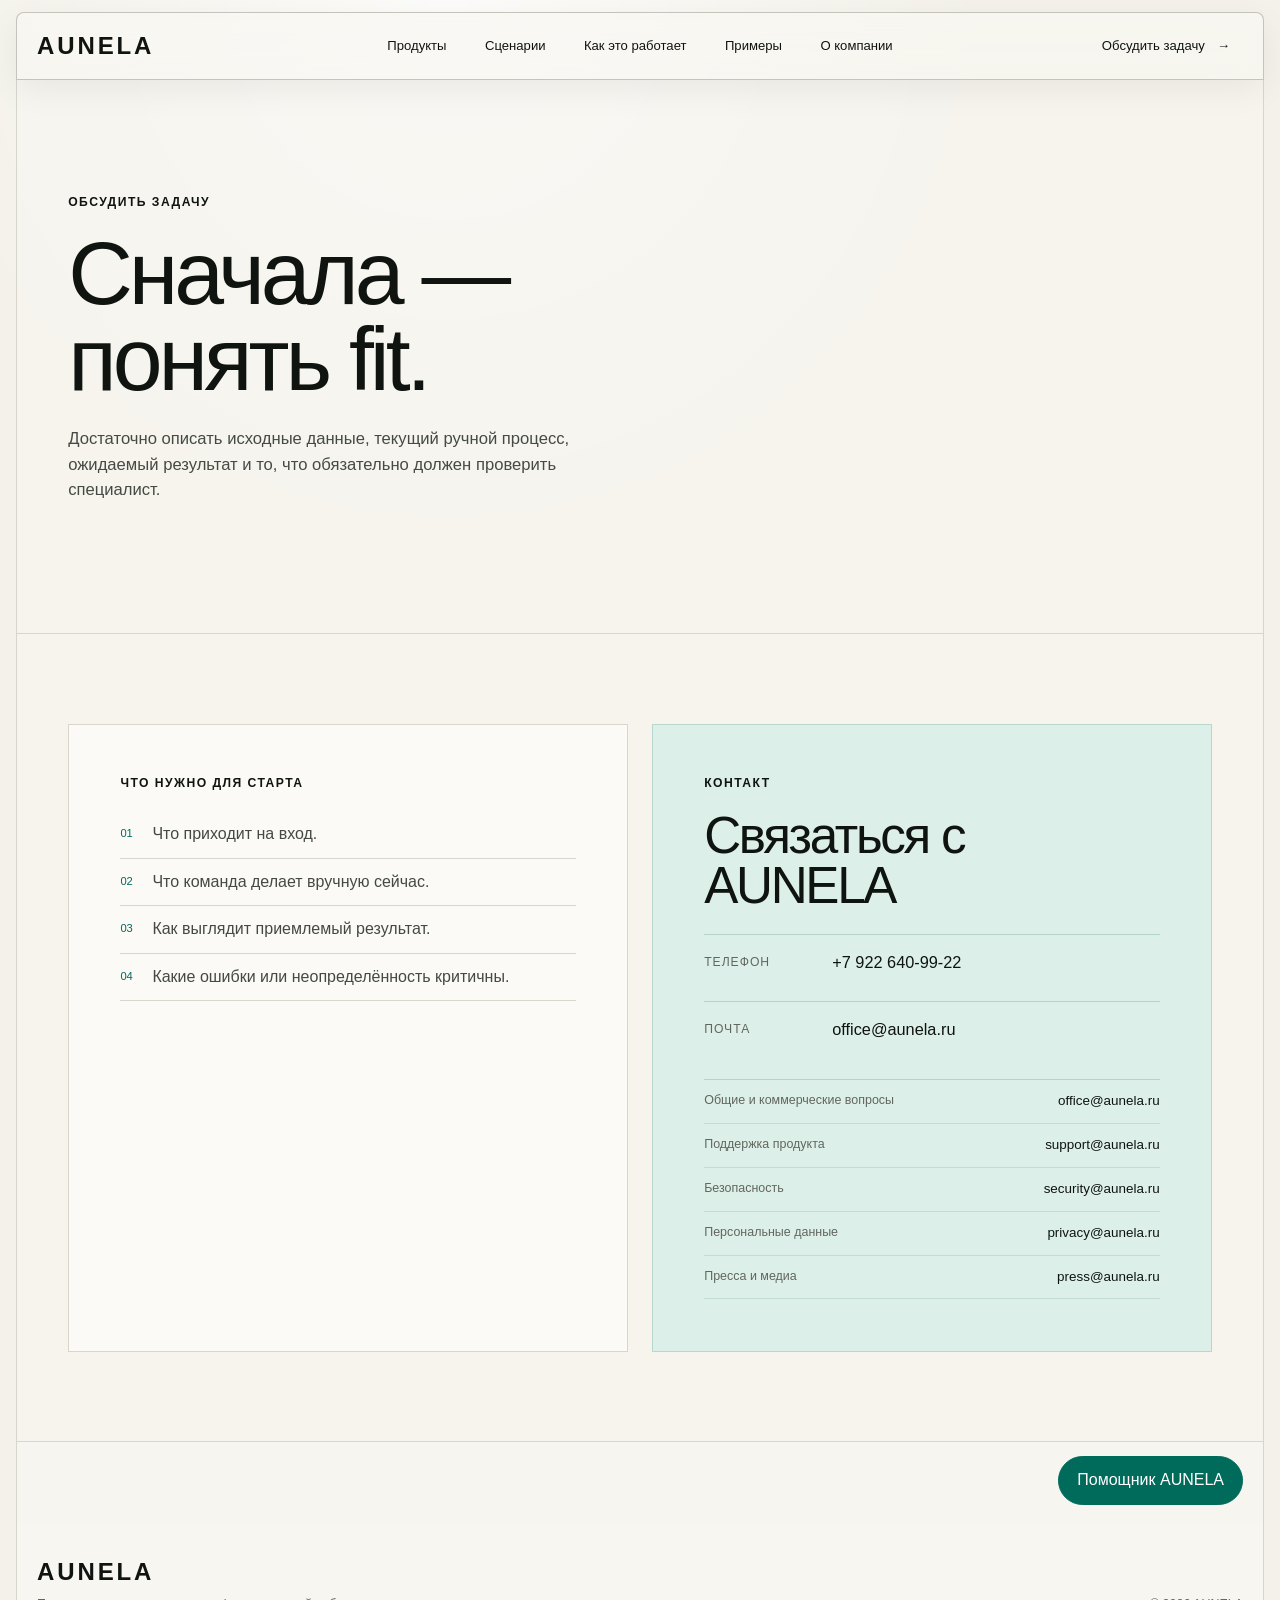
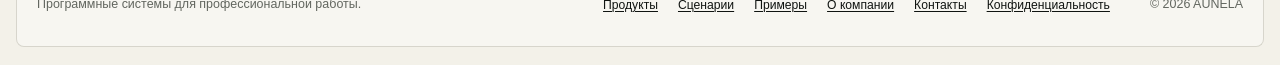
<file: contact/index.html>
<!DOCTYPE html><html lang="ru"> <head><meta charset="UTF-8"><meta name="viewport" content="width=device-width"><meta name="color-scheme" content="light"><meta name="theme-color" content="#f2f0e9"><link rel="icon" type="image/svg+xml" href="/favicon.svg"><title>Обсудить задачу — AUNELA</title><meta name="description" content="Обсудить задачу, пилот или применимость продуктов AUNELA."><link rel="canonical" href="https://aunela.ru/contact/"><meta name="robots" content="noindex,nofollow,noarchive"><meta property="og:type" content="website"><meta property="og:site_name" content="AUNELA"><meta property="og:title" content="Обсудить задачу — AUNELA"><meta property="og:description" content="Обсудить задачу, пилот или применимость продуктов AUNELA."><meta property="og:url" content="https://aunela.ru/contact/"><script type="application/ld+json">[{"@context":"https://schema.org","@type":"Organization","name":"AUNELA","legalName":"Индивидуальный предприниматель Кулишова Ксения Геннадьевна","identifier":[{"@type":"PropertyValue","propertyID":"ИНН","value":"595706067159"},{"@type":"PropertyValue","propertyID":"ОГРНИП","value":"324595800131352"}],"telephone":"+7 922 640-99-22","url":"https://aunela.ru","email":"office@aunela.ru"}]</script><link rel="stylesheet" href="/_astro/global.DxPeA7Tw.css"></head> <body> <a class="skip-link" href="#content">К содержанию</a> <div class="nav-shell"> <header class="site-header"> <a class="brand" href="/" aria-label="AUNELA — главная">AUNELA</a> <nav class="desktop-nav" aria-label="Основная навигация"> <a href="/products/">Продукты</a> <a href="/capabilities/">Сценарии</a> <a href="/#trace">Как это работает</a> <a href="/examples/">Примеры</a> <a href="/about/">О компании</a> </nav> <div class="header-actions">  <a class="header-cta" href="/contact/">Обсудить задачу <span aria-hidden="true">→</span></a> </div> <a class="header-mobile-cta" href="/contact/">Связаться</a> <button class="menu-button" type="button" aria-expanded="false" aria-controls="mobile-nav"> <span class="sr-only">Открыть меню</span> <span></span><span></span> </button> </header> <nav id="mobile-nav" class="mobile-nav" aria-label="Мобильная навигация" hidden> <a href="/products/">Продукты</a> <a href="/capabilities/">Сценарии</a> <a href="/#trace">Как это работает</a> <a href="/examples/">Примеры</a> <a href="/about/">О компании</a> <a href="/contact/">Обсудить задачу</a> </nav> </div> <main id="content">  <section class="page-hero narrow"> <p class="eyebrow">ОБСУДИТЬ ЗАДАЧУ</p> <h1>Сначала — понять fit.</h1> <p class="hero-lead">
Достаточно описать исходные данные, текущий ручной процесс, ожидаемый результат
      и то, что обязательно должен проверить специалист.
</p> </section> <section class="contact-grid page-section"> <div class="contact-card"> <p class="section-index">ЧТО НУЖНО ДЛЯ СТАРТА</p> <ol class="plain-list numbered"> <li>Что приходит на вход.</li> <li>Что команда делает вручную сейчас.</li> <li>Как выглядит приемлемый результат.</li> <li>Какие ошибки или неопределённость критичны.</li> </ol> </div> <div class="contact-card primary"> <p class="section-index">КОНТАКТ</p> <h2>Связаться с AUNELA</h2> <div class="contact-methods"> <a class="contact-method" href="tel:+79226409922"> <span>Телефон</span> <strong>+7 922 640-99-22</strong> </a> <a class="contact-method" href="mailto:office@aunela.ru"> <span>Почта</span> <strong>office@aunela.ru</strong> </a> </div> <div class="contact-role-list" aria-label="Почтовые адреса по типу обращения"> <a href="mailto:office@aunela.ru"> <span>Общие и коммерческие вопросы</span> <strong>office@aunela.ru</strong> </a><a href="mailto:support@aunela.ru"> <span>Поддержка продукта</span> <strong>support@aunela.ru</strong> </a><a href="mailto:security@aunela.ru"> <span>Безопасность</span> <strong>security@aunela.ru</strong> </a><a href="mailto:privacy@aunela.ru"> <span>Персональные данные</span> <strong>privacy@aunela.ru</strong> </a><a href="mailto:press@aunela.ru"> <span>Пресса и медиа</span> <strong>press@aunela.ru</strong> </a> </div> </div> </section>  </main> <div class="agent-slot" data-agent-slot data-agent-live="false" data-agent-endpoint> <button class="agent-launcher" type="button" aria-expanded="false" aria-controls="agent-panel">
Помощник AUNELA
</button> <aside id="agent-panel" class="agent-panel" hidden aria-label="Помощник AUNELA"> <div class="agent-head"> <div> <p class="section-index">AUNELA / AGENT</p> <strong>Опишите задачу обычными словами.</strong> </div> <button class="agent-close" type="button" aria-label="Закрыть">×</button> </div> <div class="agent-offline-note"> <p>
Диалоговый агент пока не подключён к production. Подобрать маршрут можно без него:
</p> </div> <nav class="agent-choices" aria-label="Быстрый подбор продукта"> <a href="/products/intelligence/"> <strong>Найти возможности</strong> <span>От частного микрозапроса до тендерного поиска →</span> </a> <a href="/products/estimate/"> <strong>Рассчитать по спецификации</strong> <span>Сейчас: стоимость монтажа вентиляции →</span> </a> <a href="/products/drawing-takeoff/"> <strong>Извлечь объёмы из чертежей</strong> <span>В пределах подтверждённого класса исходников →</span> </a> <a href="/capabilities/"> <strong>Посмотреть сценарии</strong> <span>Текущая область и границы продуктов →</span> </a> </nav> <div class="agent-fallback"> <p>Сайт и продуктовые материалы работают независимо от агента.</p> <a href="/contact/">Обсудить задачу →</a> </div> </aside> </div> <script type="module">var e=document.querySelector(`[data-agent-slot]`),t=e?.querySelector(`.agent-launcher`),n=e?.querySelector(`.agent-panel`),r=e?.querySelector(`.agent-close`),i=e?.querySelector(`[data-agent-form]`),a=e?.querySelector(`[data-agent-answer]`);function o(e){!t||!n||(t.setAttribute(`aria-expanded`,String(e)),n.hidden=!e,e?n.querySelector(`textarea, a, button`)?.focus():t.focus())}t?.addEventListener(`click`,()=>{o(t.getAttribute(`aria-expanded`)!==`true`)}),r?.addEventListener(`click`,()=>o(!1)),document.addEventListener(`keydown`,e=>{e.key===`Escape`&&n&&!n.hidden&&o(!1)}),i?.addEventListener(`submit`,async t=>{if(t.preventDefault(),!e||!a)return;let n=e.dataset.agentEndpoint,r=i.querySelector(`textarea[name="question"]`),o=i.querySelector(`button[type="submit"]`),s=r?.value.trim()||``;if(!n||!s)return;let c=new AbortController,l=window.setTimeout(()=>c.abort(),25e3);a.hidden=!1,a.dataset.state=`loading`,a.textContent=`AUNELA анализирует задачу…`,o&&(o.disabled=!0);try{let e=await fetch(n,{method:`POST`,mode:`cors`,credentials:`omit`,cache:`no-store`,headers:{"Content-Type":`application/json`,Accept:`application/json`},body:JSON.stringify({message:s,page:window.location.pathname,locale:document.documentElement.lang||`ru`}),signal:c.signal});if(!e.ok)throw Error(`HTTP ${e.status}`);let t=await e.json(),r=typeof t?.answer==`string`?t.answer:`Ответ агента получен в неподдерживаемом формате. Используйте продуктовые ссылки ниже.`;a.dataset.state=`ready`,a.textContent=r}catch{a.dataset.state=`error`,a.textContent=`Агент временно недоступен. Публичный сайт продолжает работать — выберите продукт ниже или свяжитесь с AUNELA.`}finally{window.clearTimeout(l),o&&(o.disabled=!1)}});</script> <footer class="site-footer"> <div> <a class="brand" href="/">AUNELA</a> <p>Программные системы для профессиональной работы.</p> </div> <nav aria-label="Навигация в подвале"> <a href="/products/">Продукты</a> <a href="/capabilities/">Сценарии</a> <a href="/examples/">Примеры</a> <a href="/about/">О компании</a> <a href="/contact/">Контакты</a> <a href="/privacy/">Конфиденциальность</a> </nav> <p class="footer-note">© 2026 AUNELA</p> </footer> <script>
      const button = document.querySelector('.menu-button');
      const menu = document.querySelector('#mobile-nav');
      button?.addEventListener('click', () => {
        const open = button.getAttribute('aria-expanded') === 'true';
        button.setAttribute('aria-expanded', String(!open));
        if (menu) menu.hidden = open;
      });

      menu?.querySelectorAll('a').forEach((link) => {
        link.addEventListener('click', () => {
          button?.setAttribute('aria-expanded', 'false');
          menu.hidden = true;
        });
      });
    </script></body> </html>
</file>
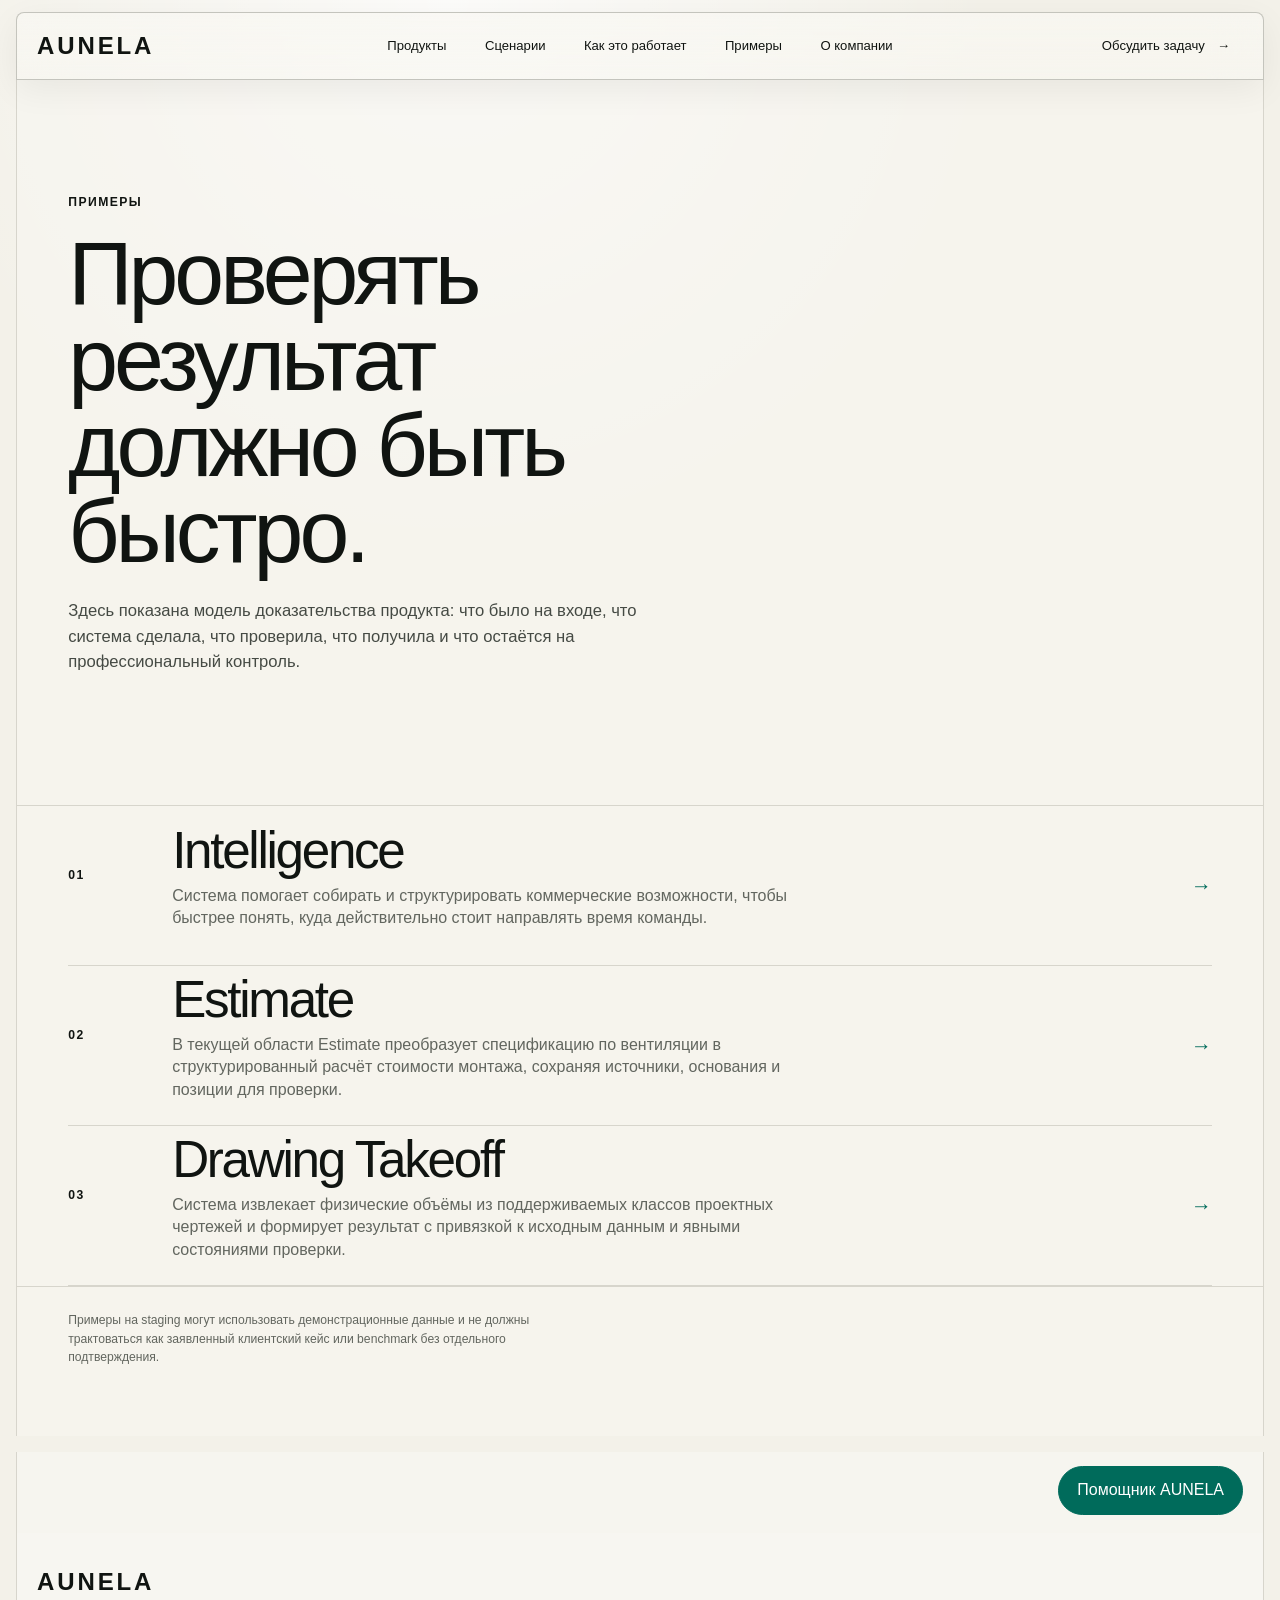
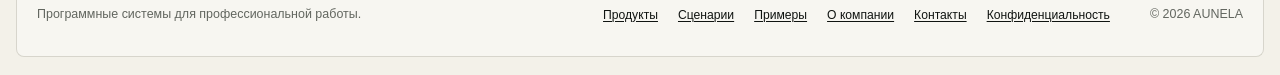
<file: examples/index.html>
<!DOCTYPE html><html lang="ru"> <head><meta charset="UTF-8"><meta name="viewport" content="width=device-width"><meta name="color-scheme" content="light"><meta name="theme-color" content="#f2f0e9"><link rel="icon" type="image/svg+xml" href="/favicon.svg"><title>Примеры — AUNELA</title><meta name="description" content="Демонстрационные примеры того, как AUNELA показывает исходные данные, обработку, проверки, результат и профессиональный контроль."><link rel="canonical" href="https://aunela.ru/examples/"><meta name="robots" content="noindex,nofollow,noarchive"><meta property="og:type" content="website"><meta property="og:site_name" content="AUNELA"><meta property="og:title" content="Примеры — AUNELA"><meta property="og:description" content="Демонстрационные примеры того, как AUNELA показывает исходные данные, обработку, проверки, результат и профессиональный контроль."><meta property="og:url" content="https://aunela.ru/examples/"><script type="application/ld+json">[{"@context":"https://schema.org","@type":"Organization","name":"AUNELA","legalName":"Индивидуальный предприниматель Кулишова Ксения Геннадьевна","identifier":[{"@type":"PropertyValue","propertyID":"ИНН","value":"595706067159"},{"@type":"PropertyValue","propertyID":"ОГРНИП","value":"324595800131352"}],"telephone":"+7 922 640-99-22","url":"https://aunela.ru","email":"office@aunela.ru"}]</script><link rel="stylesheet" href="/_astro/global.DxPeA7Tw.css"></head> <body> <a class="skip-link" href="#content">К содержанию</a> <div class="nav-shell"> <header class="site-header"> <a class="brand" href="/" aria-label="AUNELA — главная">AUNELA</a> <nav class="desktop-nav" aria-label="Основная навигация"> <a href="/products/">Продукты</a> <a href="/capabilities/">Сценарии</a> <a href="/#trace">Как это работает</a> <a href="/examples/">Примеры</a> <a href="/about/">О компании</a> </nav> <div class="header-actions">  <a class="header-cta" href="/contact/">Обсудить задачу <span aria-hidden="true">→</span></a> </div> <a class="header-mobile-cta" href="/contact/">Связаться</a> <button class="menu-button" type="button" aria-expanded="false" aria-controls="mobile-nav"> <span class="sr-only">Открыть меню</span> <span></span><span></span> </button> </header> <nav id="mobile-nav" class="mobile-nav" aria-label="Мобильная навигация" hidden> <a href="/products/">Продукты</a> <a href="/capabilities/">Сценарии</a> <a href="/#trace">Как это работает</a> <a href="/examples/">Примеры</a> <a href="/about/">О компании</a> <a href="/contact/">Обсудить задачу</a> </nav> </div> <main id="content">  <section class="page-hero narrow"> <p class="eyebrow">ПРИМЕРЫ</p> <h1>Проверять результат должно быть быстро.</h1> <p class="hero-lead">
Здесь показана модель доказательства продукта: что было на входе, что система сделала,
      что проверила, что получила и что остаётся на профессиональный контроль.
</p> </section> <section class="example-index page-section"> <a class="example-row" href="/examples/intelligence/"> <span class="section-index">01</span> <div> <h2>Intelligence</h2> <p>Система помогает собирать и структурировать коммерческие возможности, чтобы быстрее понять, куда действительно стоит направлять время команды.</p> </div> <span class="card-arrow" aria-hidden="true">→</span> </a><a class="example-row" href="/examples/estimate/"> <span class="section-index">02</span> <div> <h2>Estimate</h2> <p>В текущей области Estimate преобразует спецификацию по вентиляции в структурированный расчёт стоимости монтажа, сохраняя источники, основания и позиции для проверки.</p> </div> <span class="card-arrow" aria-hidden="true">→</span> </a><a class="example-row" href="/examples/drawing-takeoff/"> <span class="section-index">03</span> <div> <h2>Drawing Takeoff</h2> <p>Система извлекает физические объёмы из поддерживаемых классов проектных чертежей и формирует результат с привязкой к исходным данным и явными состояниями проверки.</p> </div> <span class="card-arrow" aria-hidden="true">→</span> </a> </section> <p class="page-note">
Примеры на staging могут использовать демонстрационные данные и не должны трактоваться как
    заявленный клиентский кейс или benchmark без отдельного подтверждения.
</p>  </main> <div class="agent-slot" data-agent-slot data-agent-live="false" data-agent-endpoint> <button class="agent-launcher" type="button" aria-expanded="false" aria-controls="agent-panel">
Помощник AUNELA
</button> <aside id="agent-panel" class="agent-panel" hidden aria-label="Помощник AUNELA"> <div class="agent-head"> <div> <p class="section-index">AUNELA / AGENT</p> <strong>Опишите задачу обычными словами.</strong> </div> <button class="agent-close" type="button" aria-label="Закрыть">×</button> </div> <div class="agent-offline-note"> <p>
Диалоговый агент пока не подключён к production. Подобрать маршрут можно без него:
</p> </div> <nav class="agent-choices" aria-label="Быстрый подбор продукта"> <a href="/products/intelligence/"> <strong>Найти возможности</strong> <span>От частного микрозапроса до тендерного поиска →</span> </a> <a href="/products/estimate/"> <strong>Рассчитать по спецификации</strong> <span>Сейчас: стоимость монтажа вентиляции →</span> </a> <a href="/products/drawing-takeoff/"> <strong>Извлечь объёмы из чертежей</strong> <span>В пределах подтверждённого класса исходников →</span> </a> <a href="/capabilities/"> <strong>Посмотреть сценарии</strong> <span>Текущая область и границы продуктов →</span> </a> </nav> <div class="agent-fallback"> <p>Сайт и продуктовые материалы работают независимо от агента.</p> <a href="/contact/">Обсудить задачу →</a> </div> </aside> </div> <script type="module">var e=document.querySelector(`[data-agent-slot]`),t=e?.querySelector(`.agent-launcher`),n=e?.querySelector(`.agent-panel`),r=e?.querySelector(`.agent-close`),i=e?.querySelector(`[data-agent-form]`),a=e?.querySelector(`[data-agent-answer]`);function o(e){!t||!n||(t.setAttribute(`aria-expanded`,String(e)),n.hidden=!e,e?n.querySelector(`textarea, a, button`)?.focus():t.focus())}t?.addEventListener(`click`,()=>{o(t.getAttribute(`aria-expanded`)!==`true`)}),r?.addEventListener(`click`,()=>o(!1)),document.addEventListener(`keydown`,e=>{e.key===`Escape`&&n&&!n.hidden&&o(!1)}),i?.addEventListener(`submit`,async t=>{if(t.preventDefault(),!e||!a)return;let n=e.dataset.agentEndpoint,r=i.querySelector(`textarea[name="question"]`),o=i.querySelector(`button[type="submit"]`),s=r?.value.trim()||``;if(!n||!s)return;let c=new AbortController,l=window.setTimeout(()=>c.abort(),25e3);a.hidden=!1,a.dataset.state=`loading`,a.textContent=`AUNELA анализирует задачу…`,o&&(o.disabled=!0);try{let e=await fetch(n,{method:`POST`,mode:`cors`,credentials:`omit`,cache:`no-store`,headers:{"Content-Type":`application/json`,Accept:`application/json`},body:JSON.stringify({message:s,page:window.location.pathname,locale:document.documentElement.lang||`ru`}),signal:c.signal});if(!e.ok)throw Error(`HTTP ${e.status}`);let t=await e.json(),r=typeof t?.answer==`string`?t.answer:`Ответ агента получен в неподдерживаемом формате. Используйте продуктовые ссылки ниже.`;a.dataset.state=`ready`,a.textContent=r}catch{a.dataset.state=`error`,a.textContent=`Агент временно недоступен. Публичный сайт продолжает работать — выберите продукт ниже или свяжитесь с AUNELA.`}finally{window.clearTimeout(l),o&&(o.disabled=!1)}});</script> <footer class="site-footer"> <div> <a class="brand" href="/">AUNELA</a> <p>Программные системы для профессиональной работы.</p> </div> <nav aria-label="Навигация в подвале"> <a href="/products/">Продукты</a> <a href="/capabilities/">Сценарии</a> <a href="/examples/">Примеры</a> <a href="/about/">О компании</a> <a href="/contact/">Контакты</a> <a href="/privacy/">Конфиденциальность</a> </nav> <p class="footer-note">© 2026 AUNELA</p> </footer> <script>
      const button = document.querySelector('.menu-button');
      const menu = document.querySelector('#mobile-nav');
      button?.addEventListener('click', () => {
        const open = button.getAttribute('aria-expanded') === 'true';
        button.setAttribute('aria-expanded', String(!open));
        if (menu) menu.hidden = open;
      });

      menu?.querySelectorAll('a').forEach((link) => {
        link.addEventListener('click', () => {
          button?.setAttribute('aria-expanded', 'false');
          menu.hidden = true;
        });
      });
    </script></body> </html>
</file>
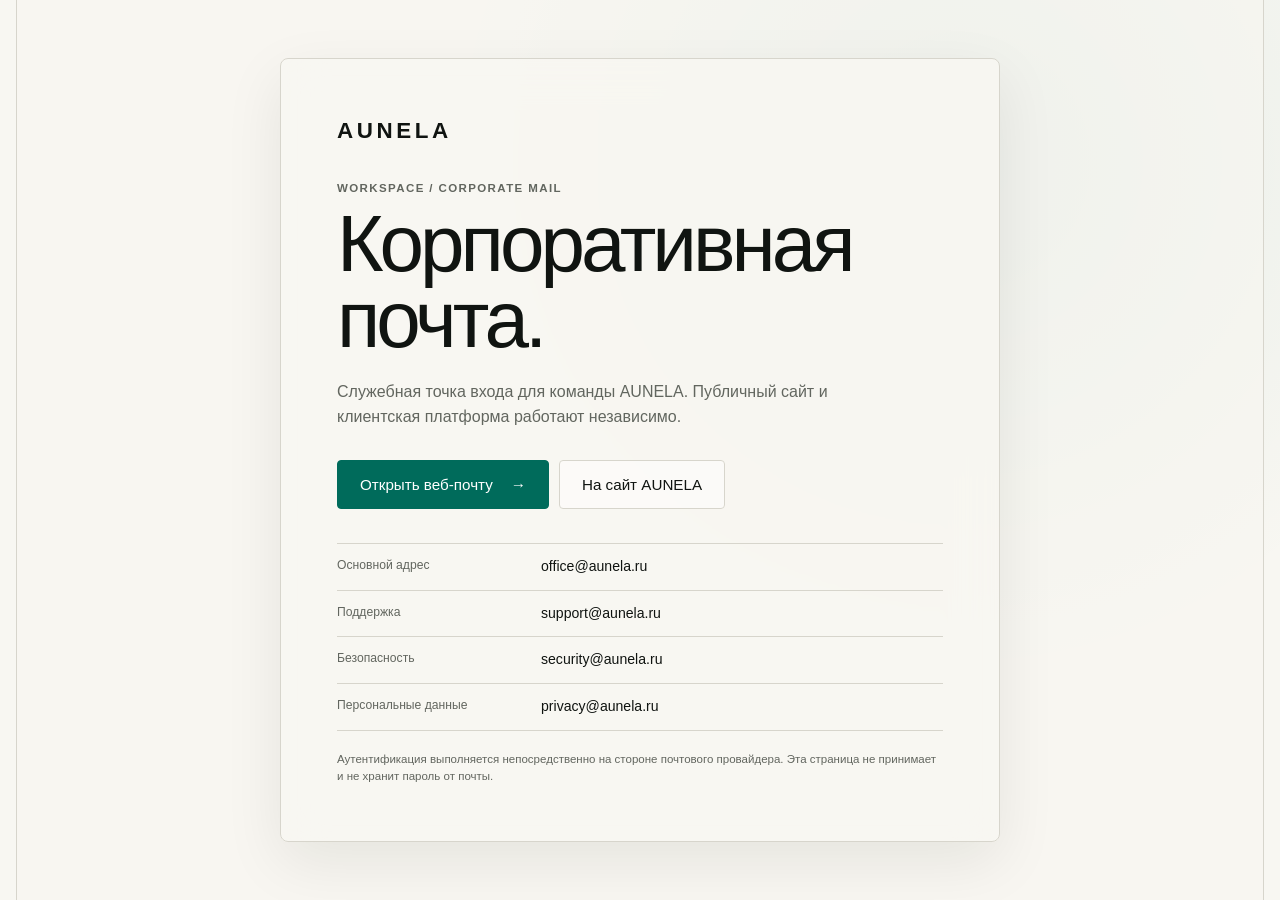
<file: mail/index.html>
<!DOCTYPE html><html lang="ru"> <head><meta charset="UTF-8"><meta name="viewport" content="width=device-width"><meta name="color-scheme" content="light"><meta name="theme-color" content="#f2f0e9"><meta name="robots" content="noindex,nofollow,noarchive"><meta name="referrer" content="no-referrer"><link rel="icon" type="image/svg+xml" href="/favicon.svg"><link rel="canonical" href="https://mail.aunela.ru/"><title>AUNELA Workspace — Corporate Mail</title><meta name="description" content="Служебная точка входа в корпоративную почту AUNELA."><link rel="stylesheet" href="/_astro/global.DxPeA7Tw.css"></head> <body class="utility-body"> <main class="utility-shell">  <section class="utility-card"> <div class="utility-brand">AUNELA</div> <p class="utility-kicker">WORKSPACE / CORPORATE MAIL</p> <h1>Корпоративная почта.</h1> <p class="utility-lead">
Служебная точка входа для команды AUNELA. Публичный сайт и клиентская платформа работают независимо.
</p> <div class="utility-actions"> <a class="button button-primary" href="https://web.beget.email" rel="noopener noreferrer">
Открыть веб-почту <span aria-hidden="true">→</span> </a> <a class="button" href="https://aunela.ru/" rel="noopener noreferrer">
На сайт AUNELA
</a> </div> <dl class="utility-meta"> <div><dt>Основной адрес</dt><dd>office@aunela.ru</dd></div> <div><dt>Поддержка</dt><dd>support@aunela.ru</dd></div> <div><dt>Безопасность</dt><dd>security@aunela.ru</dd></div> <div><dt>Персональные данные</dt><dd>privacy@aunela.ru</dd></div> </dl> <p class="utility-note">
Аутентификация выполняется непосредственно на стороне почтового провайдера.
      Эта страница не принимает и не хранит пароль от почты.
</p> </section>  </main> </body> </html>
</file>
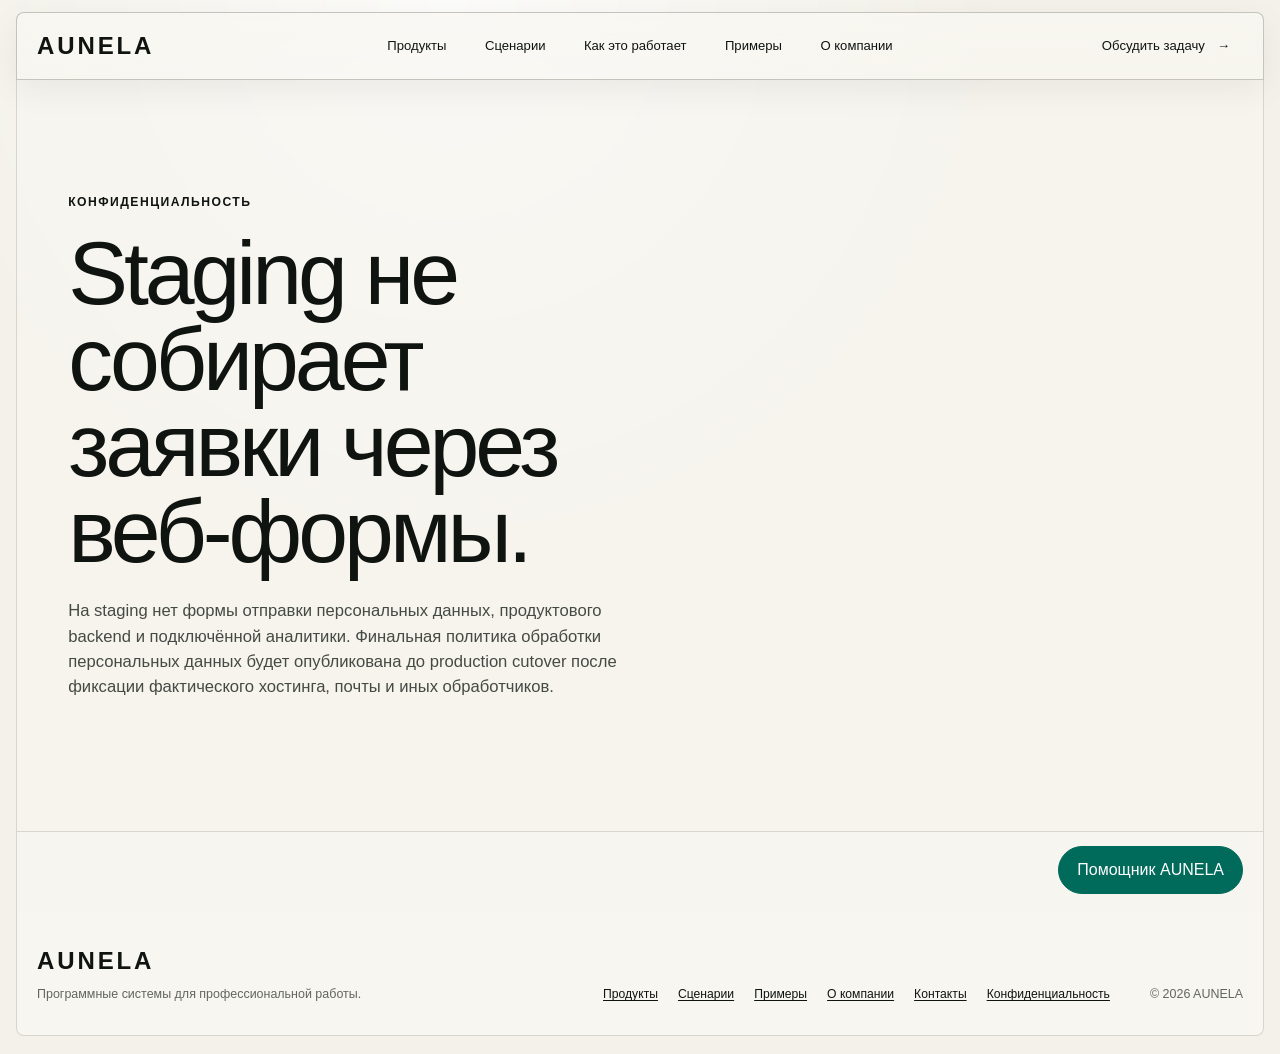
<file: privacy/index.html>
<!DOCTYPE html><html lang="ru"> <head><meta charset="UTF-8"><meta name="viewport" content="width=device-width"><meta name="color-scheme" content="light"><meta name="theme-color" content="#f2f0e9"><link rel="icon" type="image/svg+xml" href="/favicon.svg"><title>Конфиденциальность — AUNELA</title><meta name="description" content="Информация о конфиденциальности, персональных данных и операторе публичного сайта AUNELA."><link rel="canonical" href="https://aunela.ru/privacy/"><meta name="robots" content="noindex,nofollow,noarchive"><meta property="og:type" content="website"><meta property="og:site_name" content="AUNELA"><meta property="og:title" content="Конфиденциальность — AUNELA"><meta property="og:description" content="Информация о конфиденциальности, персональных данных и операторе публичного сайта AUNELA."><meta property="og:url" content="https://aunela.ru/privacy/"><script type="application/ld+json">[{"@context":"https://schema.org","@type":"Organization","name":"AUNELA","legalName":"Индивидуальный предприниматель Кулишова Ксения Геннадьевна","identifier":[{"@type":"PropertyValue","propertyID":"ИНН","value":"595706067159"},{"@type":"PropertyValue","propertyID":"ОГРНИП","value":"324595800131352"}],"telephone":"+7 922 640-99-22","url":"https://aunela.ru","email":"office@aunela.ru"}]</script><link rel="stylesheet" href="/_astro/global.DxPeA7Tw.css"></head> <body> <a class="skip-link" href="#content">К содержанию</a> <div class="nav-shell"> <header class="site-header"> <a class="brand" href="/" aria-label="AUNELA — главная">AUNELA</a> <nav class="desktop-nav" aria-label="Основная навигация"> <a href="/products/">Продукты</a> <a href="/capabilities/">Сценарии</a> <a href="/#trace">Как это работает</a> <a href="/examples/">Примеры</a> <a href="/about/">О компании</a> </nav> <div class="header-actions">  <a class="header-cta" href="/contact/">Обсудить задачу <span aria-hidden="true">→</span></a> </div> <a class="header-mobile-cta" href="/contact/">Связаться</a> <button class="menu-button" type="button" aria-expanded="false" aria-controls="mobile-nav"> <span class="sr-only">Открыть меню</span> <span></span><span></span> </button> </header> <nav id="mobile-nav" class="mobile-nav" aria-label="Мобильная навигация" hidden> <a href="/products/">Продукты</a> <a href="/capabilities/">Сценарии</a> <a href="/#trace">Как это работает</a> <a href="/examples/">Примеры</a> <a href="/about/">О компании</a> <a href="/contact/">Обсудить задачу</a> </nav> </div> <main id="content"> <section class="page-hero narrow"> <p class="eyebrow">КОНФИДЕНЦИАЛЬНОСТЬ</p> <h1>Staging не собирает заявки через веб-формы.</h1> <p class="hero-lead">
На staging нет формы отправки персональных данных, продуктового backend и подключённой аналитики.
        Финальная политика обработки персональных данных будет опубликована до production cutover
        после фиксации фактического хостинга, почты и иных обработчиков.
</p> </section> </main> <div class="agent-slot" data-agent-slot data-agent-live="false" data-agent-endpoint> <button class="agent-launcher" type="button" aria-expanded="false" aria-controls="agent-panel">
Помощник AUNELA
</button> <aside id="agent-panel" class="agent-panel" hidden aria-label="Помощник AUNELA"> <div class="agent-head"> <div> <p class="section-index">AUNELA / AGENT</p> <strong>Опишите задачу обычными словами.</strong> </div> <button class="agent-close" type="button" aria-label="Закрыть">×</button> </div> <div class="agent-offline-note"> <p>
Диалоговый агент пока не подключён к production. Подобрать маршрут можно без него:
</p> </div> <nav class="agent-choices" aria-label="Быстрый подбор продукта"> <a href="/products/intelligence/"> <strong>Найти возможности</strong> <span>От частного микрозапроса до тендерного поиска →</span> </a> <a href="/products/estimate/"> <strong>Рассчитать по спецификации</strong> <span>Сейчас: стоимость монтажа вентиляции →</span> </a> <a href="/products/drawing-takeoff/"> <strong>Извлечь объёмы из чертежей</strong> <span>В пределах подтверждённого класса исходников →</span> </a> <a href="/capabilities/"> <strong>Посмотреть сценарии</strong> <span>Текущая область и границы продуктов →</span> </a> </nav> <div class="agent-fallback"> <p>Сайт и продуктовые материалы работают независимо от агента.</p> <a href="/contact/">Обсудить задачу →</a> </div> </aside> </div> <script type="module">var e=document.querySelector(`[data-agent-slot]`),t=e?.querySelector(`.agent-launcher`),n=e?.querySelector(`.agent-panel`),r=e?.querySelector(`.agent-close`),i=e?.querySelector(`[data-agent-form]`),a=e?.querySelector(`[data-agent-answer]`);function o(e){!t||!n||(t.setAttribute(`aria-expanded`,String(e)),n.hidden=!e,e?n.querySelector(`textarea, a, button`)?.focus():t.focus())}t?.addEventListener(`click`,()=>{o(t.getAttribute(`aria-expanded`)!==`true`)}),r?.addEventListener(`click`,()=>o(!1)),document.addEventListener(`keydown`,e=>{e.key===`Escape`&&n&&!n.hidden&&o(!1)}),i?.addEventListener(`submit`,async t=>{if(t.preventDefault(),!e||!a)return;let n=e.dataset.agentEndpoint,r=i.querySelector(`textarea[name="question"]`),o=i.querySelector(`button[type="submit"]`),s=r?.value.trim()||``;if(!n||!s)return;let c=new AbortController,l=window.setTimeout(()=>c.abort(),25e3);a.hidden=!1,a.dataset.state=`loading`,a.textContent=`AUNELA анализирует задачу…`,o&&(o.disabled=!0);try{let e=await fetch(n,{method:`POST`,mode:`cors`,credentials:`omit`,cache:`no-store`,headers:{"Content-Type":`application/json`,Accept:`application/json`},body:JSON.stringify({message:s,page:window.location.pathname,locale:document.documentElement.lang||`ru`}),signal:c.signal});if(!e.ok)throw Error(`HTTP ${e.status}`);let t=await e.json(),r=typeof t?.answer==`string`?t.answer:`Ответ агента получен в неподдерживаемом формате. Используйте продуктовые ссылки ниже.`;a.dataset.state=`ready`,a.textContent=r}catch{a.dataset.state=`error`,a.textContent=`Агент временно недоступен. Публичный сайт продолжает работать — выберите продукт ниже или свяжитесь с AUNELA.`}finally{window.clearTimeout(l),o&&(o.disabled=!1)}});</script> <footer class="site-footer"> <div> <a class="brand" href="/">AUNELA</a> <p>Программные системы для профессиональной работы.</p> </div> <nav aria-label="Навигация в подвале"> <a href="/products/">Продукты</a> <a href="/capabilities/">Сценарии</a> <a href="/examples/">Примеры</a> <a href="/about/">О компании</a> <a href="/contact/">Контакты</a> <a href="/privacy/">Конфиденциальность</a> </nav> <p class="footer-note">© 2026 AUNELA</p> </footer> <script>
      const button = document.querySelector('.menu-button');
      const menu = document.querySelector('#mobile-nav');
      button?.addEventListener('click', () => {
        const open = button.getAttribute('aria-expanded') === 'true';
        button.setAttribute('aria-expanded', String(!open));
        if (menu) menu.hidden = open;
      });

      menu?.querySelectorAll('a').forEach((link) => {
        link.addEventListener('click', () => {
          button?.setAttribute('aria-expanded', 'false');
          menu.hidden = true;
        });
      });
    </script></body> </html>
</file>
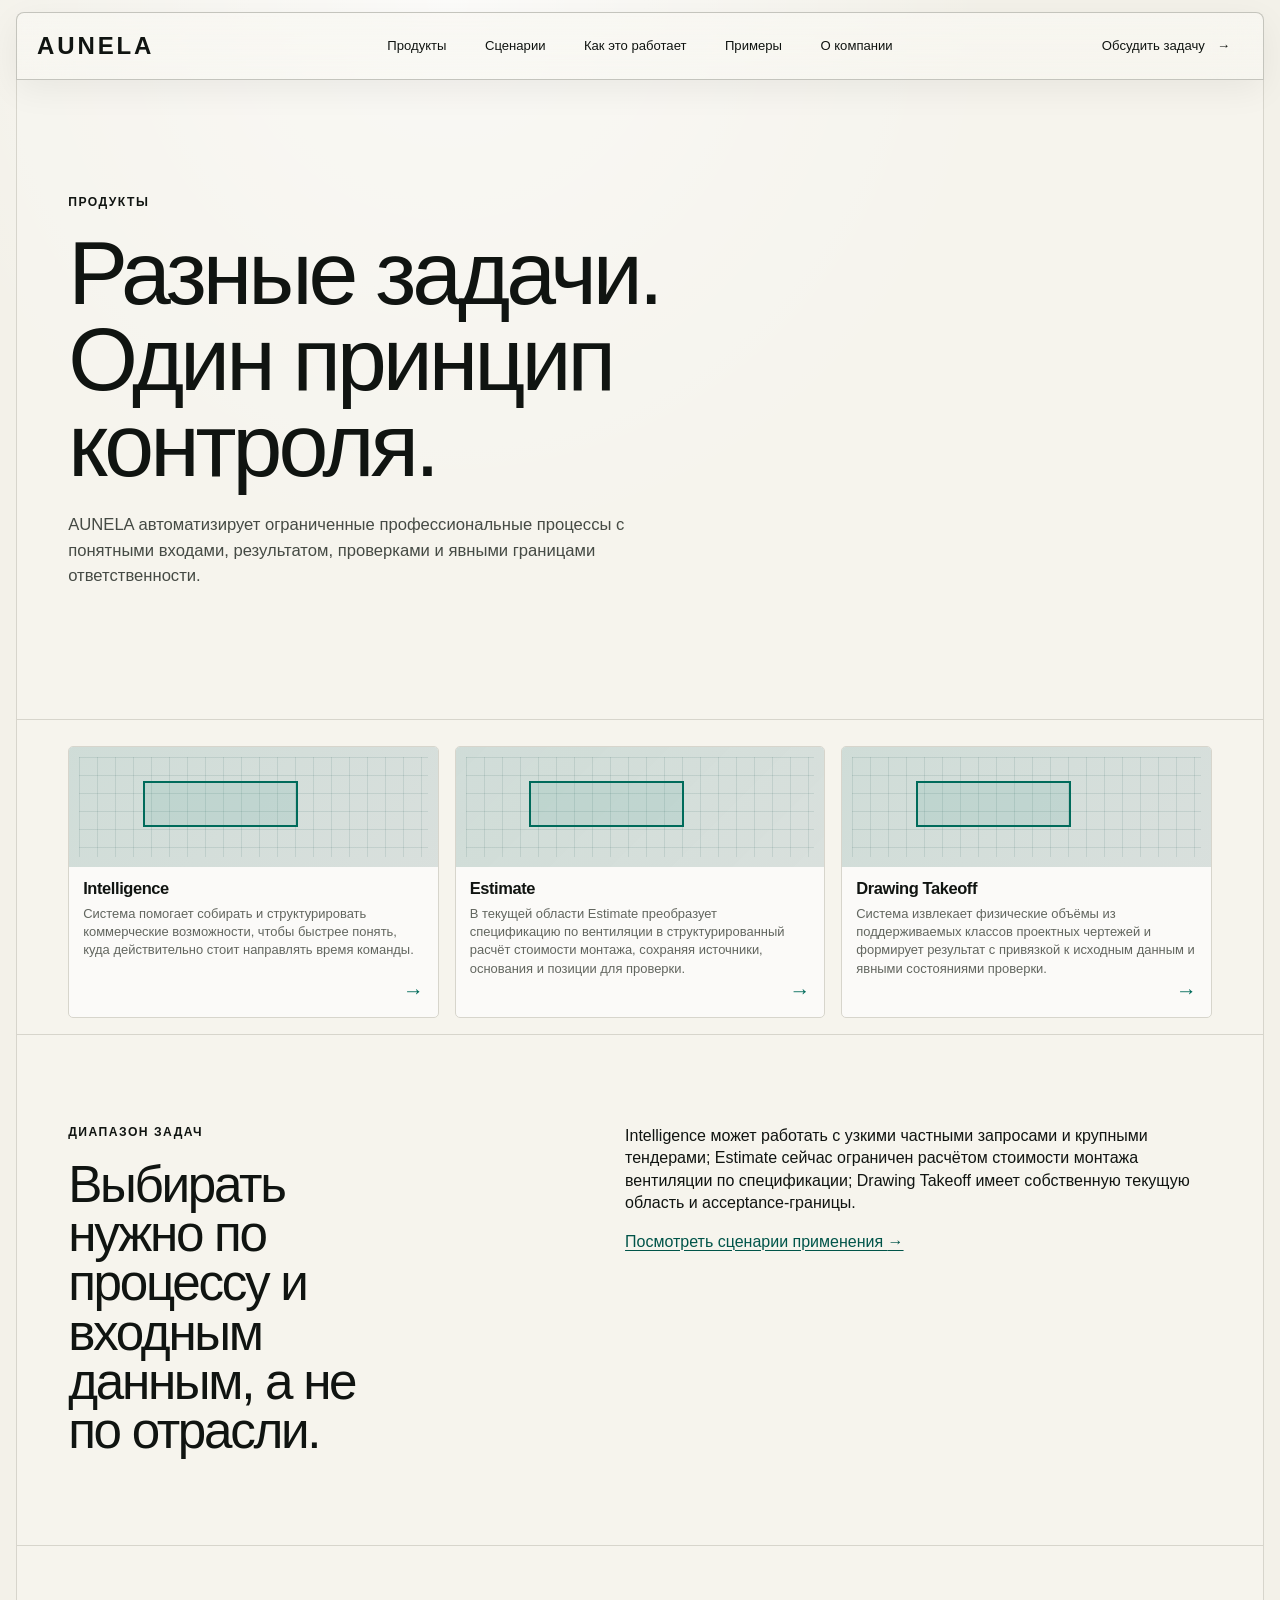
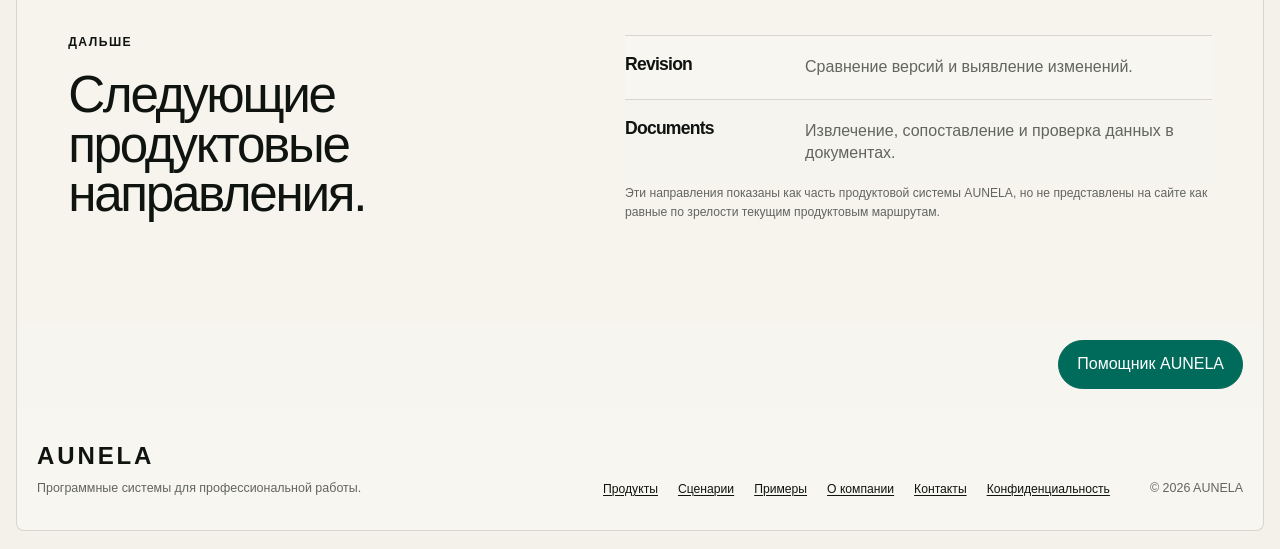
<file: products/index.html>
<!DOCTYPE html><html lang="ru"> <head><meta charset="UTF-8"><meta name="viewport" content="width=device-width"><meta name="color-scheme" content="light"><meta name="theme-color" content="#f2f0e9"><link rel="icon" type="image/svg+xml" href="/favicon.svg"><title>Продукты AUNELA — Intelligence, Estimate, Drawing Takeoff</title><meta name="description" content="Продукты AUNELA для коммерческой разведки, расчёта по спецификации и извлечения объёмов из чертежей."><link rel="canonical" href="https://aunela.ru/products/"><meta name="robots" content="noindex,nofollow,noarchive"><meta property="og:type" content="website"><meta property="og:site_name" content="AUNELA"><meta property="og:title" content="Продукты AUNELA — Intelligence, Estimate, Drawing Takeoff"><meta property="og:description" content="Продукты AUNELA для коммерческой разведки, расчёта по спецификации и извлечения объёмов из чертежей."><meta property="og:url" content="https://aunela.ru/products/"><script type="application/ld+json">[{"@context":"https://schema.org","@type":"Organization","name":"AUNELA","legalName":"Индивидуальный предприниматель Кулишова Ксения Геннадьевна","identifier":[{"@type":"PropertyValue","propertyID":"ИНН","value":"595706067159"},{"@type":"PropertyValue","propertyID":"ОГРНИП","value":"324595800131352"}],"telephone":"+7 922 640-99-22","url":"https://aunela.ru","email":"office@aunela.ru"}]</script><link rel="stylesheet" href="/_astro/global.DxPeA7Tw.css"></head> <body> <a class="skip-link" href="#content">К содержанию</a> <div class="nav-shell"> <header class="site-header"> <a class="brand" href="/" aria-label="AUNELA — главная">AUNELA</a> <nav class="desktop-nav" aria-label="Основная навигация"> <a href="/products/">Продукты</a> <a href="/capabilities/">Сценарии</a> <a href="/#trace">Как это работает</a> <a href="/examples/">Примеры</a> <a href="/about/">О компании</a> </nav> <div class="header-actions">  <a class="header-cta" href="/contact/">Обсудить задачу <span aria-hidden="true">→</span></a> </div> <a class="header-mobile-cta" href="/contact/">Связаться</a> <button class="menu-button" type="button" aria-expanded="false" aria-controls="mobile-nav"> <span class="sr-only">Открыть меню</span> <span></span><span></span> </button> </header> <nav id="mobile-nav" class="mobile-nav" aria-label="Мобильная навигация" hidden> <a href="/products/">Продукты</a> <a href="/capabilities/">Сценарии</a> <a href="/#trace">Как это работает</a> <a href="/examples/">Примеры</a> <a href="/about/">О компании</a> <a href="/contact/">Обсудить задачу</a> </nav> </div> <main id="content">  <section class="page-hero narrow"> <p class="eyebrow">ПРОДУКТЫ</p> <h1>Разные задачи.<br>Один принцип контроля.</h1> <p class="hero-lead">
AUNELA автоматизирует ограниченные профессиональные процессы с понятными входами,
      результатом, проверками и явными границами ответственности.
</p> </section> <section class="products-section page-section"> <div class="product-grid product-grid-three"> <a href="/products/intelligence/" class="product-card material-level-1"> <div class="product-visual" aria-hidden="true"> <span class="visual-grid"></span> <span class="visual-mark"></span> </div> <div class="product-copy">  <h3>Intelligence</h3> <p>Система помогает собирать и структурировать коммерческие возможности, чтобы быстрее понять, куда действительно стоит направлять время команды.</p> <span class="card-arrow" aria-hidden="true">→</span> </div> </a><a href="/products/estimate/" class="product-card material-level-1"> <div class="product-visual" aria-hidden="true"> <span class="visual-grid"></span> <span class="visual-mark"></span> </div> <div class="product-copy">  <h3>Estimate</h3> <p>В текущей области Estimate преобразует спецификацию по вентиляции в структурированный расчёт стоимости монтажа, сохраняя источники, основания и позиции для проверки.</p> <span class="card-arrow" aria-hidden="true">→</span> </div> </a><a href="/products/drawing-takeoff/" class="product-card material-level-1"> <div class="product-visual" aria-hidden="true"> <span class="visual-grid"></span> <span class="visual-mark"></span> </div> <div class="product-copy">  <h3>Drawing Takeoff</h3> <p>Система извлекает физические объёмы из поддерживаемых классов проектных чертежей и формирует результат с привязкой к исходным данным и явными состояниями проверки.</p> <span class="card-arrow" aria-hidden="true">→</span> </div> </a> </div> </section> <section class="page-section section-grid"> <div> <p class="section-index">ДИАПАЗОН ЗАДАЧ</p> <h2>Выбирать нужно по процессу и входным данным, а не по отрасли.</h2> </div> <div> <p>Intelligence может работать с узкими частными запросами и крупными тендерами; Estimate сейчас ограничен расчётом стоимости монтажа вентиляции по спецификации; Drawing Takeoff имеет собственную текущую область и acceptance-границы.</p> <a class="text-link" href="/capabilities/">Посмотреть сценарии применения <span aria-hidden="true">→</span></a> </div> </section> <section class="portfolio-next page-section section-grid"> <div> <p class="section-index">ДАЛЬШЕ</p> <h2>Следующие продуктовые направления.</h2> </div> <div class="developing-list"> <article class="developing-row material-level-2"> <h3>Revision</h3> <p>Сравнение версий и выявление изменений.</p> </article><article class="developing-row material-level-3"> <h3>Documents</h3> <p>Извлечение, сопоставление и проверка данных в документах.</p> </article> <p class="fine-print">
Эти направления показаны как часть продуктовой системы AUNELA, но не представлены
        на сайте как равные по зрелости текущим продуктовым маршрутам.
</p> </div> </section>  </main> <div class="agent-slot" data-agent-slot data-agent-live="false" data-agent-endpoint> <button class="agent-launcher" type="button" aria-expanded="false" aria-controls="agent-panel">
Помощник AUNELA
</button> <aside id="agent-panel" class="agent-panel" hidden aria-label="Помощник AUNELA"> <div class="agent-head"> <div> <p class="section-index">AUNELA / AGENT</p> <strong>Опишите задачу обычными словами.</strong> </div> <button class="agent-close" type="button" aria-label="Закрыть">×</button> </div> <div class="agent-offline-note"> <p>
Диалоговый агент пока не подключён к production. Подобрать маршрут можно без него:
</p> </div> <nav class="agent-choices" aria-label="Быстрый подбор продукта"> <a href="/products/intelligence/"> <strong>Найти возможности</strong> <span>От частного микрозапроса до тендерного поиска →</span> </a> <a href="/products/estimate/"> <strong>Рассчитать по спецификации</strong> <span>Сейчас: стоимость монтажа вентиляции →</span> </a> <a href="/products/drawing-takeoff/"> <strong>Извлечь объёмы из чертежей</strong> <span>В пределах подтверждённого класса исходников →</span> </a> <a href="/capabilities/"> <strong>Посмотреть сценарии</strong> <span>Текущая область и границы продуктов →</span> </a> </nav> <div class="agent-fallback"> <p>Сайт и продуктовые материалы работают независимо от агента.</p> <a href="/contact/">Обсудить задачу →</a> </div> </aside> </div> <script type="module">var e=document.querySelector(`[data-agent-slot]`),t=e?.querySelector(`.agent-launcher`),n=e?.querySelector(`.agent-panel`),r=e?.querySelector(`.agent-close`),i=e?.querySelector(`[data-agent-form]`),a=e?.querySelector(`[data-agent-answer]`);function o(e){!t||!n||(t.setAttribute(`aria-expanded`,String(e)),n.hidden=!e,e?n.querySelector(`textarea, a, button`)?.focus():t.focus())}t?.addEventListener(`click`,()=>{o(t.getAttribute(`aria-expanded`)!==`true`)}),r?.addEventListener(`click`,()=>o(!1)),document.addEventListener(`keydown`,e=>{e.key===`Escape`&&n&&!n.hidden&&o(!1)}),i?.addEventListener(`submit`,async t=>{if(t.preventDefault(),!e||!a)return;let n=e.dataset.agentEndpoint,r=i.querySelector(`textarea[name="question"]`),o=i.querySelector(`button[type="submit"]`),s=r?.value.trim()||``;if(!n||!s)return;let c=new AbortController,l=window.setTimeout(()=>c.abort(),25e3);a.hidden=!1,a.dataset.state=`loading`,a.textContent=`AUNELA анализирует задачу…`,o&&(o.disabled=!0);try{let e=await fetch(n,{method:`POST`,mode:`cors`,credentials:`omit`,cache:`no-store`,headers:{"Content-Type":`application/json`,Accept:`application/json`},body:JSON.stringify({message:s,page:window.location.pathname,locale:document.documentElement.lang||`ru`}),signal:c.signal});if(!e.ok)throw Error(`HTTP ${e.status}`);let t=await e.json(),r=typeof t?.answer==`string`?t.answer:`Ответ агента получен в неподдерживаемом формате. Используйте продуктовые ссылки ниже.`;a.dataset.state=`ready`,a.textContent=r}catch{a.dataset.state=`error`,a.textContent=`Агент временно недоступен. Публичный сайт продолжает работать — выберите продукт ниже или свяжитесь с AUNELA.`}finally{window.clearTimeout(l),o&&(o.disabled=!1)}});</script> <footer class="site-footer"> <div> <a class="brand" href="/">AUNELA</a> <p>Программные системы для профессиональной работы.</p> </div> <nav aria-label="Навигация в подвале"> <a href="/products/">Продукты</a> <a href="/capabilities/">Сценарии</a> <a href="/examples/">Примеры</a> <a href="/about/">О компании</a> <a href="/contact/">Контакты</a> <a href="/privacy/">Конфиденциальность</a> </nav> <p class="footer-note">© 2026 AUNELA</p> </footer> <script>
      const button = document.querySelector('.menu-button');
      const menu = document.querySelector('#mobile-nav');
      button?.addEventListener('click', () => {
        const open = button.getAttribute('aria-expanded') === 'true';
        button.setAttribute('aria-expanded', String(!open));
        if (menu) menu.hidden = open;
      });

      menu?.querySelectorAll('a').forEach((link) => {
        link.addEventListener('click', () => {
          button?.setAttribute('aria-expanded', 'false');
          menu.hidden = true;
        });
      });
    </script></body> </html>
</file>
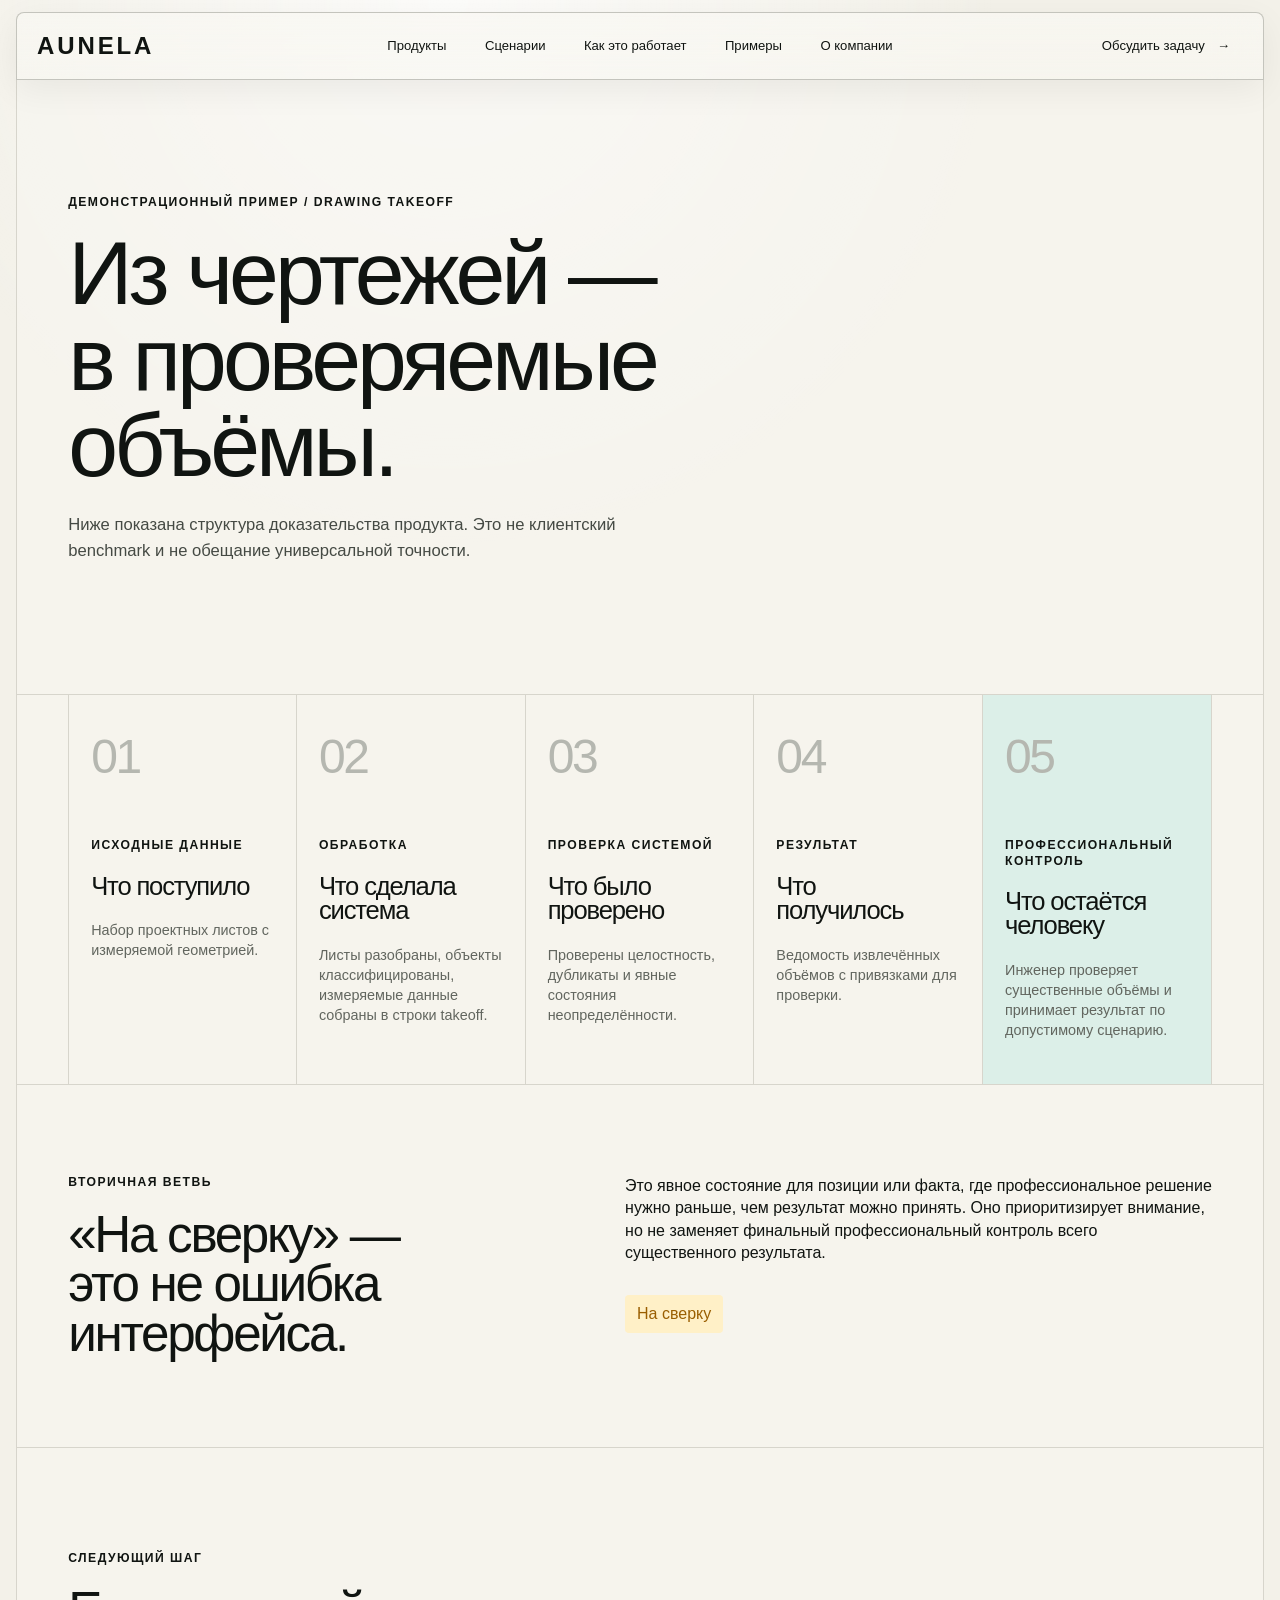
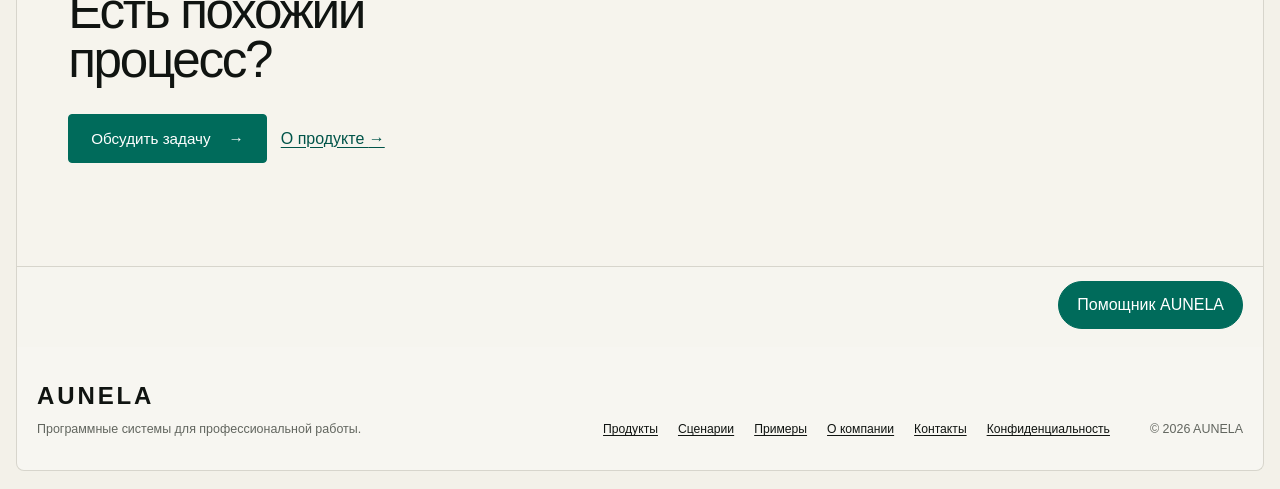
<file: examples/drawing-takeoff/index.html>
<!DOCTYPE html><html lang="ru"> <head><meta charset="UTF-8"><meta name="viewport" content="width=device-width"><meta name="color-scheme" content="light"><meta name="theme-color" content="#f2f0e9"><link rel="icon" type="image/svg+xml" href="/favicon.svg"><title>Пример: Drawing Takeoff — AUNELA</title><meta name="description" content="Демонстрационный пример процесса AUNELA Drawing Takeoff: вход, обработка, проверка, результат и профессиональный контроль."><link rel="canonical" href="https://aunela.ru/examples/drawing-takeoff/"><meta name="robots" content="noindex,nofollow,noarchive"><meta property="og:type" content="website"><meta property="og:site_name" content="AUNELA"><meta property="og:title" content="Пример: Drawing Takeoff — AUNELA"><meta property="og:description" content="Демонстрационный пример процесса AUNELA Drawing Takeoff: вход, обработка, проверка, результат и профессиональный контроль."><meta property="og:url" content="https://aunela.ru/examples/drawing-takeoff/"><script type="application/ld+json">[{"@context":"https://schema.org","@type":"Organization","name":"AUNELA","legalName":"Индивидуальный предприниматель Кулишова Ксения Геннадьевна","identifier":[{"@type":"PropertyValue","propertyID":"ИНН","value":"595706067159"},{"@type":"PropertyValue","propertyID":"ОГРНИП","value":"324595800131352"}],"telephone":"+7 922 640-99-22","url":"https://aunela.ru","email":"office@aunela.ru"}]</script><link rel="stylesheet" href="/_astro/global.DxPeA7Tw.css"></head> <body> <a class="skip-link" href="#content">К содержанию</a> <div class="nav-shell"> <header class="site-header"> <a class="brand" href="/" aria-label="AUNELA — главная">AUNELA</a> <nav class="desktop-nav" aria-label="Основная навигация"> <a href="/products/">Продукты</a> <a href="/capabilities/">Сценарии</a> <a href="/#trace">Как это работает</a> <a href="/examples/">Примеры</a> <a href="/about/">О компании</a> </nav> <div class="header-actions">  <a class="header-cta" href="/contact/">Обсудить задачу <span aria-hidden="true">→</span></a> </div> <a class="header-mobile-cta" href="/contact/">Связаться</a> <button class="menu-button" type="button" aria-expanded="false" aria-controls="mobile-nav"> <span class="sr-only">Открыть меню</span> <span></span><span></span> </button> </header> <nav id="mobile-nav" class="mobile-nav" aria-label="Мобильная навигация" hidden> <a href="/products/">Продукты</a> <a href="/capabilities/">Сценарии</a> <a href="/#trace">Как это работает</a> <a href="/examples/">Примеры</a> <a href="/about/">О компании</a> <a href="/contact/">Обсудить задачу</a> </nav> </div> <main id="content">  <section class="page-hero narrow"> <p class="eyebrow">ДЕМОНСТРАЦИОННЫЙ ПРИМЕР / DRAWING TAKEOFF</p> <h1>Из чертежей — в проверяемые объёмы.</h1> <p class="hero-lead">
Ниже показана структура доказательства продукта. Это не клиентский benchmark и не обещание
      универсальной точности.
</p> </section> <section class="example-proof page-section"> <article> <span class="proof-num">01</span> <p class="section-index">ИСХОДНЫЕ ДАННЫЕ</p> <h2>Что поступило</h2> <p>Набор проектных листов с измеряемой геометрией.</p> </article> <article> <span class="proof-num">02</span> <p class="section-index">ОБРАБОТКА</p> <h2>Что сделала система</h2> <p>Листы разобраны, объекты классифицированы, измеряемые данные собраны в строки takeoff.</p> </article> <article> <span class="proof-num">03</span> <p class="section-index">ПРОВЕРКА СИСТЕМОЙ</p> <h2>Что было проверено</h2> <p>Проверены целостность, дубликаты и явные состояния неопределённости.</p> </article> <article> <span class="proof-num">04</span> <p class="section-index">РЕЗУЛЬТАТ</p> <h2>Что получилось</h2> <p>Ведомость извлечённых объёмов с привязками для проверки.</p> </article> <article class="human-proof"> <span class="proof-num">05</span> <p class="section-index">ПРОФЕССИОНАЛЬНЫЙ КОНТРОЛЬ</p> <h2>Что остаётся человеку</h2> <p>Инженер проверяет существенные объёмы и принимает результат по допустимому сценарию.</p> </article> </section> <section class="review-example page-section section-grid"> <div> <p class="section-index">ВТОРИЧНАЯ ВЕТВЬ</p> <h2>«На сверку» — это не ошибка интерфейса.</h2> </div> <div> <p>
Это явное состояние для позиции или факта, где профессиональное решение нужно раньше,
        чем результат можно принять. Оно приоритизирует внимание, но не заменяет финальный
        профессиональный контроль всего существенного результата.
</p> <span class="status-review large">На сверку</span> </div> </section> <section class="page-cta page-section"> <p class="section-index">СЛЕДУЮЩИЙ ШАГ</p> <h2>Есть похожий процесс?</h2> <div class="button-row"> <a class="button button-primary" href="/contact/">Обсудить задачу <span aria-hidden="true">→</span></a> <a class="text-link" href="/products/drawing-takeoff/">О продукте <span aria-hidden="true">→</span></a> </div> </section>  </main> <div class="agent-slot" data-agent-slot data-agent-live="false" data-agent-endpoint> <button class="agent-launcher" type="button" aria-expanded="false" aria-controls="agent-panel">
Помощник AUNELA
</button> <aside id="agent-panel" class="agent-panel" hidden aria-label="Помощник AUNELA"> <div class="agent-head"> <div> <p class="section-index">AUNELA / AGENT</p> <strong>Опишите задачу обычными словами.</strong> </div> <button class="agent-close" type="button" aria-label="Закрыть">×</button> </div> <div class="agent-offline-note"> <p>
Диалоговый агент пока не подключён к production. Подобрать маршрут можно без него:
</p> </div> <nav class="agent-choices" aria-label="Быстрый подбор продукта"> <a href="/products/intelligence/"> <strong>Найти возможности</strong> <span>От частного микрозапроса до тендерного поиска →</span> </a> <a href="/products/estimate/"> <strong>Рассчитать по спецификации</strong> <span>Сейчас: стоимость монтажа вентиляции →</span> </a> <a href="/products/drawing-takeoff/"> <strong>Извлечь объёмы из чертежей</strong> <span>В пределах подтверждённого класса исходников →</span> </a> <a href="/capabilities/"> <strong>Посмотреть сценарии</strong> <span>Текущая область и границы продуктов →</span> </a> </nav> <div class="agent-fallback"> <p>Сайт и продуктовые материалы работают независимо от агента.</p> <a href="/contact/">Обсудить задачу →</a> </div> </aside> </div> <script type="module">var e=document.querySelector(`[data-agent-slot]`),t=e?.querySelector(`.agent-launcher`),n=e?.querySelector(`.agent-panel`),r=e?.querySelector(`.agent-close`),i=e?.querySelector(`[data-agent-form]`),a=e?.querySelector(`[data-agent-answer]`);function o(e){!t||!n||(t.setAttribute(`aria-expanded`,String(e)),n.hidden=!e,e?n.querySelector(`textarea, a, button`)?.focus():t.focus())}t?.addEventListener(`click`,()=>{o(t.getAttribute(`aria-expanded`)!==`true`)}),r?.addEventListener(`click`,()=>o(!1)),document.addEventListener(`keydown`,e=>{e.key===`Escape`&&n&&!n.hidden&&o(!1)}),i?.addEventListener(`submit`,async t=>{if(t.preventDefault(),!e||!a)return;let n=e.dataset.agentEndpoint,r=i.querySelector(`textarea[name="question"]`),o=i.querySelector(`button[type="submit"]`),s=r?.value.trim()||``;if(!n||!s)return;let c=new AbortController,l=window.setTimeout(()=>c.abort(),25e3);a.hidden=!1,a.dataset.state=`loading`,a.textContent=`AUNELA анализирует задачу…`,o&&(o.disabled=!0);try{let e=await fetch(n,{method:`POST`,mode:`cors`,credentials:`omit`,cache:`no-store`,headers:{"Content-Type":`application/json`,Accept:`application/json`},body:JSON.stringify({message:s,page:window.location.pathname,locale:document.documentElement.lang||`ru`}),signal:c.signal});if(!e.ok)throw Error(`HTTP ${e.status}`);let t=await e.json(),r=typeof t?.answer==`string`?t.answer:`Ответ агента получен в неподдерживаемом формате. Используйте продуктовые ссылки ниже.`;a.dataset.state=`ready`,a.textContent=r}catch{a.dataset.state=`error`,a.textContent=`Агент временно недоступен. Публичный сайт продолжает работать — выберите продукт ниже или свяжитесь с AUNELA.`}finally{window.clearTimeout(l),o&&(o.disabled=!1)}});</script> <footer class="site-footer"> <div> <a class="brand" href="/">AUNELA</a> <p>Программные системы для профессиональной работы.</p> </div> <nav aria-label="Навигация в подвале"> <a href="/products/">Продукты</a> <a href="/capabilities/">Сценарии</a> <a href="/examples/">Примеры</a> <a href="/about/">О компании</a> <a href="/contact/">Контакты</a> <a href="/privacy/">Конфиденциальность</a> </nav> <p class="footer-note">© 2026 AUNELA</p> </footer> <script>
      const button = document.querySelector('.menu-button');
      const menu = document.querySelector('#mobile-nav');
      button?.addEventListener('click', () => {
        const open = button.getAttribute('aria-expanded') === 'true';
        button.setAttribute('aria-expanded', String(!open));
        if (menu) menu.hidden = open;
      });

      menu?.querySelectorAll('a').forEach((link) => {
        link.addEventListener('click', () => {
          button?.setAttribute('aria-expanded', 'false');
          menu.hidden = true;
        });
      });
    </script></body> </html>
</file>
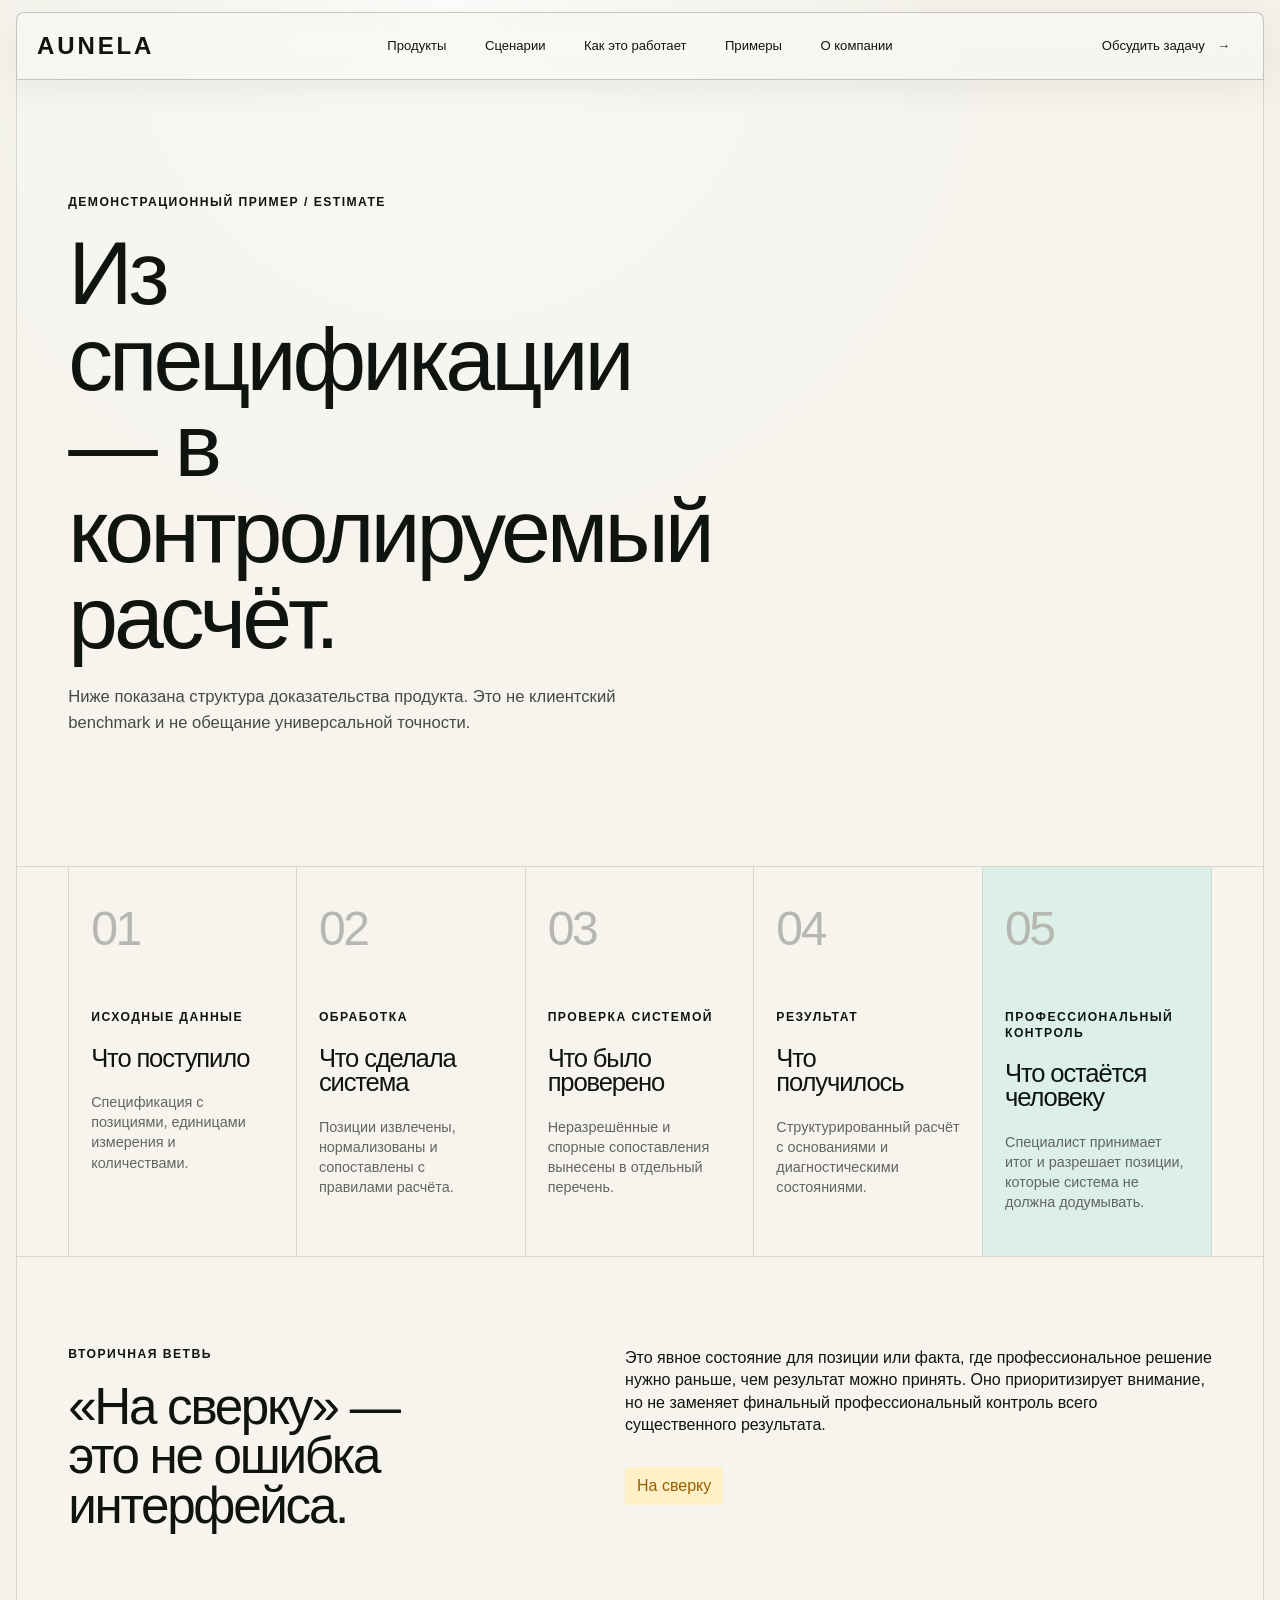
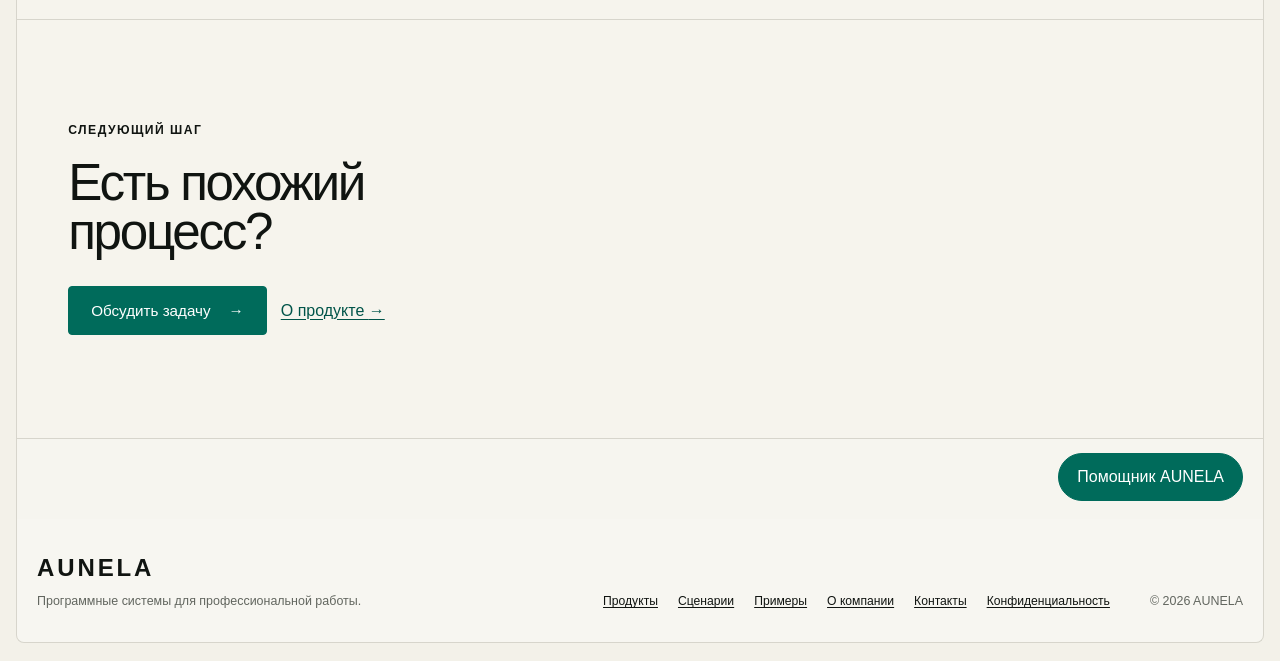
<file: examples/estimate/index.html>
<!DOCTYPE html><html lang="ru"> <head><meta charset="UTF-8"><meta name="viewport" content="width=device-width"><meta name="color-scheme" content="light"><meta name="theme-color" content="#f2f0e9"><link rel="icon" type="image/svg+xml" href="/favicon.svg"><title>Пример: Estimate — AUNELA</title><meta name="description" content="Демонстрационный пример процесса AUNELA Estimate: вход, обработка, проверка, результат и профессиональный контроль."><link rel="canonical" href="https://aunela.ru/examples/estimate/"><meta name="robots" content="noindex,nofollow,noarchive"><meta property="og:type" content="website"><meta property="og:site_name" content="AUNELA"><meta property="og:title" content="Пример: Estimate — AUNELA"><meta property="og:description" content="Демонстрационный пример процесса AUNELA Estimate: вход, обработка, проверка, результат и профессиональный контроль."><meta property="og:url" content="https://aunela.ru/examples/estimate/"><script type="application/ld+json">[{"@context":"https://schema.org","@type":"Organization","name":"AUNELA","legalName":"Индивидуальный предприниматель Кулишова Ксения Геннадьевна","identifier":[{"@type":"PropertyValue","propertyID":"ИНН","value":"595706067159"},{"@type":"PropertyValue","propertyID":"ОГРНИП","value":"324595800131352"}],"telephone":"+7 922 640-99-22","url":"https://aunela.ru","email":"office@aunela.ru"}]</script><link rel="stylesheet" href="/_astro/global.DxPeA7Tw.css"></head> <body> <a class="skip-link" href="#content">К содержанию</a> <div class="nav-shell"> <header class="site-header"> <a class="brand" href="/" aria-label="AUNELA — главная">AUNELA</a> <nav class="desktop-nav" aria-label="Основная навигация"> <a href="/products/">Продукты</a> <a href="/capabilities/">Сценарии</a> <a href="/#trace">Как это работает</a> <a href="/examples/">Примеры</a> <a href="/about/">О компании</a> </nav> <div class="header-actions">  <a class="header-cta" href="/contact/">Обсудить задачу <span aria-hidden="true">→</span></a> </div> <a class="header-mobile-cta" href="/contact/">Связаться</a> <button class="menu-button" type="button" aria-expanded="false" aria-controls="mobile-nav"> <span class="sr-only">Открыть меню</span> <span></span><span></span> </button> </header> <nav id="mobile-nav" class="mobile-nav" aria-label="Мобильная навигация" hidden> <a href="/products/">Продукты</a> <a href="/capabilities/">Сценарии</a> <a href="/#trace">Как это работает</a> <a href="/examples/">Примеры</a> <a href="/about/">О компании</a> <a href="/contact/">Обсудить задачу</a> </nav> </div> <main id="content">  <section class="page-hero narrow"> <p class="eyebrow">ДЕМОНСТРАЦИОННЫЙ ПРИМЕР / ESTIMATE</p> <h1>Из спецификации — в контролируемый расчёт.</h1> <p class="hero-lead">
Ниже показана структура доказательства продукта. Это не клиентский benchmark и не обещание
      универсальной точности.
</p> </section> <section class="example-proof page-section"> <article> <span class="proof-num">01</span> <p class="section-index">ИСХОДНЫЕ ДАННЫЕ</p> <h2>Что поступило</h2> <p>Спецификация с позициями, единицами измерения и количествами.</p> </article> <article> <span class="proof-num">02</span> <p class="section-index">ОБРАБОТКА</p> <h2>Что сделала система</h2> <p>Позиции извлечены, нормализованы и сопоставлены с правилами расчёта.</p> </article> <article> <span class="proof-num">03</span> <p class="section-index">ПРОВЕРКА СИСТЕМОЙ</p> <h2>Что было проверено</h2> <p>Неразрешённые и спорные сопоставления вынесены в отдельный перечень.</p> </article> <article> <span class="proof-num">04</span> <p class="section-index">РЕЗУЛЬТАТ</p> <h2>Что получилось</h2> <p>Структурированный расчёт с основаниями и диагностическими состояниями.</p> </article> <article class="human-proof"> <span class="proof-num">05</span> <p class="section-index">ПРОФЕССИОНАЛЬНЫЙ КОНТРОЛЬ</p> <h2>Что остаётся человеку</h2> <p>Специалист принимает итог и разрешает позиции, которые система не должна додумывать.</p> </article> </section> <section class="review-example page-section section-grid"> <div> <p class="section-index">ВТОРИЧНАЯ ВЕТВЬ</p> <h2>«На сверку» — это не ошибка интерфейса.</h2> </div> <div> <p>
Это явное состояние для позиции или факта, где профессиональное решение нужно раньше,
        чем результат можно принять. Оно приоритизирует внимание, но не заменяет финальный
        профессиональный контроль всего существенного результата.
</p> <span class="status-review large">На сверку</span> </div> </section> <section class="page-cta page-section"> <p class="section-index">СЛЕДУЮЩИЙ ШАГ</p> <h2>Есть похожий процесс?</h2> <div class="button-row"> <a class="button button-primary" href="/contact/">Обсудить задачу <span aria-hidden="true">→</span></a> <a class="text-link" href="/products/estimate/">О продукте <span aria-hidden="true">→</span></a> </div> </section>  </main> <div class="agent-slot" data-agent-slot data-agent-live="false" data-agent-endpoint> <button class="agent-launcher" type="button" aria-expanded="false" aria-controls="agent-panel">
Помощник AUNELA
</button> <aside id="agent-panel" class="agent-panel" hidden aria-label="Помощник AUNELA"> <div class="agent-head"> <div> <p class="section-index">AUNELA / AGENT</p> <strong>Опишите задачу обычными словами.</strong> </div> <button class="agent-close" type="button" aria-label="Закрыть">×</button> </div> <div class="agent-offline-note"> <p>
Диалоговый агент пока не подключён к production. Подобрать маршрут можно без него:
</p> </div> <nav class="agent-choices" aria-label="Быстрый подбор продукта"> <a href="/products/intelligence/"> <strong>Найти возможности</strong> <span>От частного микрозапроса до тендерного поиска →</span> </a> <a href="/products/estimate/"> <strong>Рассчитать по спецификации</strong> <span>Сейчас: стоимость монтажа вентиляции →</span> </a> <a href="/products/drawing-takeoff/"> <strong>Извлечь объёмы из чертежей</strong> <span>В пределах подтверждённого класса исходников →</span> </a> <a href="/capabilities/"> <strong>Посмотреть сценарии</strong> <span>Текущая область и границы продуктов →</span> </a> </nav> <div class="agent-fallback"> <p>Сайт и продуктовые материалы работают независимо от агента.</p> <a href="/contact/">Обсудить задачу →</a> </div> </aside> </div> <script type="module">var e=document.querySelector(`[data-agent-slot]`),t=e?.querySelector(`.agent-launcher`),n=e?.querySelector(`.agent-panel`),r=e?.querySelector(`.agent-close`),i=e?.querySelector(`[data-agent-form]`),a=e?.querySelector(`[data-agent-answer]`);function o(e){!t||!n||(t.setAttribute(`aria-expanded`,String(e)),n.hidden=!e,e?n.querySelector(`textarea, a, button`)?.focus():t.focus())}t?.addEventListener(`click`,()=>{o(t.getAttribute(`aria-expanded`)!==`true`)}),r?.addEventListener(`click`,()=>o(!1)),document.addEventListener(`keydown`,e=>{e.key===`Escape`&&n&&!n.hidden&&o(!1)}),i?.addEventListener(`submit`,async t=>{if(t.preventDefault(),!e||!a)return;let n=e.dataset.agentEndpoint,r=i.querySelector(`textarea[name="question"]`),o=i.querySelector(`button[type="submit"]`),s=r?.value.trim()||``;if(!n||!s)return;let c=new AbortController,l=window.setTimeout(()=>c.abort(),25e3);a.hidden=!1,a.dataset.state=`loading`,a.textContent=`AUNELA анализирует задачу…`,o&&(o.disabled=!0);try{let e=await fetch(n,{method:`POST`,mode:`cors`,credentials:`omit`,cache:`no-store`,headers:{"Content-Type":`application/json`,Accept:`application/json`},body:JSON.stringify({message:s,page:window.location.pathname,locale:document.documentElement.lang||`ru`}),signal:c.signal});if(!e.ok)throw Error(`HTTP ${e.status}`);let t=await e.json(),r=typeof t?.answer==`string`?t.answer:`Ответ агента получен в неподдерживаемом формате. Используйте продуктовые ссылки ниже.`;a.dataset.state=`ready`,a.textContent=r}catch{a.dataset.state=`error`,a.textContent=`Агент временно недоступен. Публичный сайт продолжает работать — выберите продукт ниже или свяжитесь с AUNELA.`}finally{window.clearTimeout(l),o&&(o.disabled=!1)}});</script> <footer class="site-footer"> <div> <a class="brand" href="/">AUNELA</a> <p>Программные системы для профессиональной работы.</p> </div> <nav aria-label="Навигация в подвале"> <a href="/products/">Продукты</a> <a href="/capabilities/">Сценарии</a> <a href="/examples/">Примеры</a> <a href="/about/">О компании</a> <a href="/contact/">Контакты</a> <a href="/privacy/">Конфиденциальность</a> </nav> <p class="footer-note">© 2026 AUNELA</p> </footer> <script>
      const button = document.querySelector('.menu-button');
      const menu = document.querySelector('#mobile-nav');
      button?.addEventListener('click', () => {
        const open = button.getAttribute('aria-expanded') === 'true';
        button.setAttribute('aria-expanded', String(!open));
        if (menu) menu.hidden = open;
      });

      menu?.querySelectorAll('a').forEach((link) => {
        link.addEventListener('click', () => {
          button?.setAttribute('aria-expanded', 'false');
          menu.hidden = true;
        });
      });
    </script></body> </html>
</file>
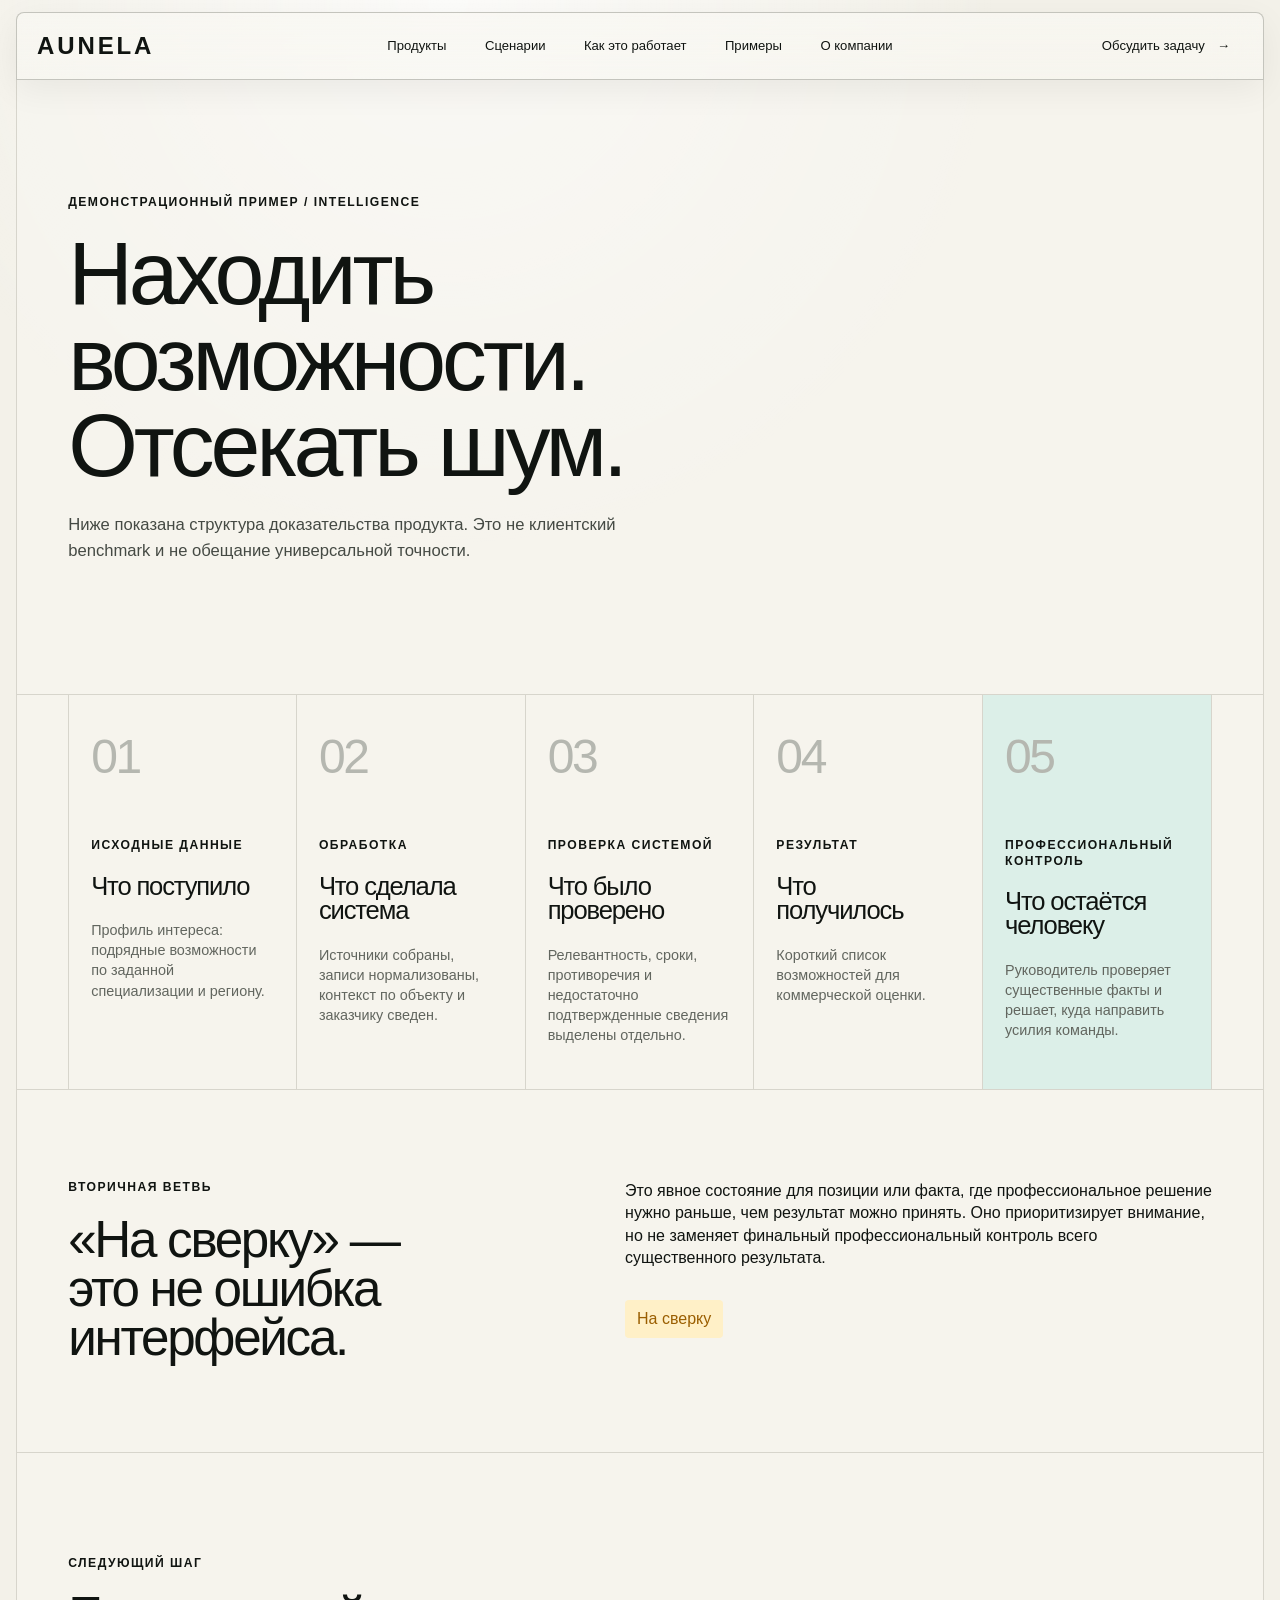
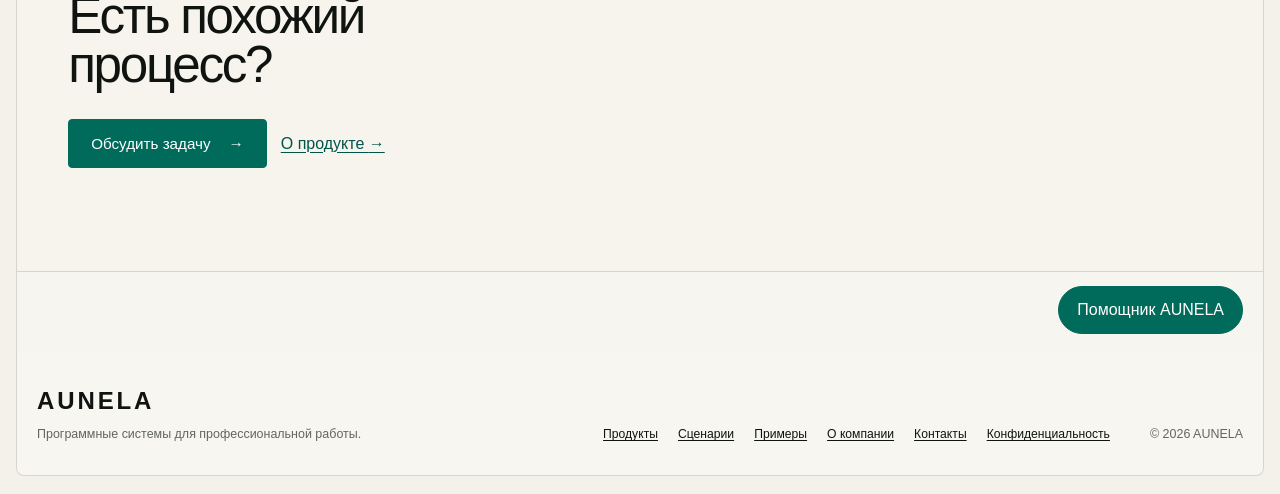
<file: examples/intelligence/index.html>
<!DOCTYPE html><html lang="ru"> <head><meta charset="UTF-8"><meta name="viewport" content="width=device-width"><meta name="color-scheme" content="light"><meta name="theme-color" content="#f2f0e9"><link rel="icon" type="image/svg+xml" href="/favicon.svg"><title>Пример: Intelligence — AUNELA</title><meta name="description" content="Демонстрационный пример процесса AUNELA Intelligence: вход, обработка, проверка, результат и профессиональный контроль."><link rel="canonical" href="https://aunela.ru/examples/intelligence/"><meta name="robots" content="noindex,nofollow,noarchive"><meta property="og:type" content="website"><meta property="og:site_name" content="AUNELA"><meta property="og:title" content="Пример: Intelligence — AUNELA"><meta property="og:description" content="Демонстрационный пример процесса AUNELA Intelligence: вход, обработка, проверка, результат и профессиональный контроль."><meta property="og:url" content="https://aunela.ru/examples/intelligence/"><script type="application/ld+json">[{"@context":"https://schema.org","@type":"Organization","name":"AUNELA","legalName":"Индивидуальный предприниматель Кулишова Ксения Геннадьевна","identifier":[{"@type":"PropertyValue","propertyID":"ИНН","value":"595706067159"},{"@type":"PropertyValue","propertyID":"ОГРНИП","value":"324595800131352"}],"telephone":"+7 922 640-99-22","url":"https://aunela.ru","email":"office@aunela.ru"}]</script><link rel="stylesheet" href="/_astro/global.DxPeA7Tw.css"></head> <body> <a class="skip-link" href="#content">К содержанию</a> <div class="nav-shell"> <header class="site-header"> <a class="brand" href="/" aria-label="AUNELA — главная">AUNELA</a> <nav class="desktop-nav" aria-label="Основная навигация"> <a href="/products/">Продукты</a> <a href="/capabilities/">Сценарии</a> <a href="/#trace">Как это работает</a> <a href="/examples/">Примеры</a> <a href="/about/">О компании</a> </nav> <div class="header-actions">  <a class="header-cta" href="/contact/">Обсудить задачу <span aria-hidden="true">→</span></a> </div> <a class="header-mobile-cta" href="/contact/">Связаться</a> <button class="menu-button" type="button" aria-expanded="false" aria-controls="mobile-nav"> <span class="sr-only">Открыть меню</span> <span></span><span></span> </button> </header> <nav id="mobile-nav" class="mobile-nav" aria-label="Мобильная навигация" hidden> <a href="/products/">Продукты</a> <a href="/capabilities/">Сценарии</a> <a href="/#trace">Как это работает</a> <a href="/examples/">Примеры</a> <a href="/about/">О компании</a> <a href="/contact/">Обсудить задачу</a> </nav> </div> <main id="content">  <section class="page-hero narrow"> <p class="eyebrow">ДЕМОНСТРАЦИОННЫЙ ПРИМЕР / INTELLIGENCE</p> <h1>Находить возможности. Отсекать шум.</h1> <p class="hero-lead">
Ниже показана структура доказательства продукта. Это не клиентский benchmark и не обещание
      универсальной точности.
</p> </section> <section class="example-proof page-section"> <article> <span class="proof-num">01</span> <p class="section-index">ИСХОДНЫЕ ДАННЫЕ</p> <h2>Что поступило</h2> <p>Профиль интереса: подрядные возможности по заданной специализации и региону.</p> </article> <article> <span class="proof-num">02</span> <p class="section-index">ОБРАБОТКА</p> <h2>Что сделала система</h2> <p>Источники собраны, записи нормализованы, контекст по объекту и заказчику сведен.</p> </article> <article> <span class="proof-num">03</span> <p class="section-index">ПРОВЕРКА СИСТЕМОЙ</p> <h2>Что было проверено</h2> <p>Релевантность, сроки, противоречия и недостаточно подтвержденные сведения выделены отдельно.</p> </article> <article> <span class="proof-num">04</span> <p class="section-index">РЕЗУЛЬТАТ</p> <h2>Что получилось</h2> <p>Короткий список возможностей для коммерческой оценки.</p> </article> <article class="human-proof"> <span class="proof-num">05</span> <p class="section-index">ПРОФЕССИОНАЛЬНЫЙ КОНТРОЛЬ</p> <h2>Что остаётся человеку</h2> <p>Руководитель проверяет существенные факты и решает, куда направить усилия команды.</p> </article> </section> <section class="review-example page-section section-grid"> <div> <p class="section-index">ВТОРИЧНАЯ ВЕТВЬ</p> <h2>«На сверку» — это не ошибка интерфейса.</h2> </div> <div> <p>
Это явное состояние для позиции или факта, где профессиональное решение нужно раньше,
        чем результат можно принять. Оно приоритизирует внимание, но не заменяет финальный
        профессиональный контроль всего существенного результата.
</p> <span class="status-review large">На сверку</span> </div> </section> <section class="page-cta page-section"> <p class="section-index">СЛЕДУЮЩИЙ ШАГ</p> <h2>Есть похожий процесс?</h2> <div class="button-row"> <a class="button button-primary" href="/contact/">Обсудить задачу <span aria-hidden="true">→</span></a> <a class="text-link" href="/products/intelligence/">О продукте <span aria-hidden="true">→</span></a> </div> </section>  </main> <div class="agent-slot" data-agent-slot data-agent-live="false" data-agent-endpoint> <button class="agent-launcher" type="button" aria-expanded="false" aria-controls="agent-panel">
Помощник AUNELA
</button> <aside id="agent-panel" class="agent-panel" hidden aria-label="Помощник AUNELA"> <div class="agent-head"> <div> <p class="section-index">AUNELA / AGENT</p> <strong>Опишите задачу обычными словами.</strong> </div> <button class="agent-close" type="button" aria-label="Закрыть">×</button> </div> <div class="agent-offline-note"> <p>
Диалоговый агент пока не подключён к production. Подобрать маршрут можно без него:
</p> </div> <nav class="agent-choices" aria-label="Быстрый подбор продукта"> <a href="/products/intelligence/"> <strong>Найти возможности</strong> <span>От частного микрозапроса до тендерного поиска →</span> </a> <a href="/products/estimate/"> <strong>Рассчитать по спецификации</strong> <span>Сейчас: стоимость монтажа вентиляции →</span> </a> <a href="/products/drawing-takeoff/"> <strong>Извлечь объёмы из чертежей</strong> <span>В пределах подтверждённого класса исходников →</span> </a> <a href="/capabilities/"> <strong>Посмотреть сценарии</strong> <span>Текущая область и границы продуктов →</span> </a> </nav> <div class="agent-fallback"> <p>Сайт и продуктовые материалы работают независимо от агента.</p> <a href="/contact/">Обсудить задачу →</a> </div> </aside> </div> <script type="module">var e=document.querySelector(`[data-agent-slot]`),t=e?.querySelector(`.agent-launcher`),n=e?.querySelector(`.agent-panel`),r=e?.querySelector(`.agent-close`),i=e?.querySelector(`[data-agent-form]`),a=e?.querySelector(`[data-agent-answer]`);function o(e){!t||!n||(t.setAttribute(`aria-expanded`,String(e)),n.hidden=!e,e?n.querySelector(`textarea, a, button`)?.focus():t.focus())}t?.addEventListener(`click`,()=>{o(t.getAttribute(`aria-expanded`)!==`true`)}),r?.addEventListener(`click`,()=>o(!1)),document.addEventListener(`keydown`,e=>{e.key===`Escape`&&n&&!n.hidden&&o(!1)}),i?.addEventListener(`submit`,async t=>{if(t.preventDefault(),!e||!a)return;let n=e.dataset.agentEndpoint,r=i.querySelector(`textarea[name="question"]`),o=i.querySelector(`button[type="submit"]`),s=r?.value.trim()||``;if(!n||!s)return;let c=new AbortController,l=window.setTimeout(()=>c.abort(),25e3);a.hidden=!1,a.dataset.state=`loading`,a.textContent=`AUNELA анализирует задачу…`,o&&(o.disabled=!0);try{let e=await fetch(n,{method:`POST`,mode:`cors`,credentials:`omit`,cache:`no-store`,headers:{"Content-Type":`application/json`,Accept:`application/json`},body:JSON.stringify({message:s,page:window.location.pathname,locale:document.documentElement.lang||`ru`}),signal:c.signal});if(!e.ok)throw Error(`HTTP ${e.status}`);let t=await e.json(),r=typeof t?.answer==`string`?t.answer:`Ответ агента получен в неподдерживаемом формате. Используйте продуктовые ссылки ниже.`;a.dataset.state=`ready`,a.textContent=r}catch{a.dataset.state=`error`,a.textContent=`Агент временно недоступен. Публичный сайт продолжает работать — выберите продукт ниже или свяжитесь с AUNELA.`}finally{window.clearTimeout(l),o&&(o.disabled=!1)}});</script> <footer class="site-footer"> <div> <a class="brand" href="/">AUNELA</a> <p>Программные системы для профессиональной работы.</p> </div> <nav aria-label="Навигация в подвале"> <a href="/products/">Продукты</a> <a href="/capabilities/">Сценарии</a> <a href="/examples/">Примеры</a> <a href="/about/">О компании</a> <a href="/contact/">Контакты</a> <a href="/privacy/">Конфиденциальность</a> </nav> <p class="footer-note">© 2026 AUNELA</p> </footer> <script>
      const button = document.querySelector('.menu-button');
      const menu = document.querySelector('#mobile-nav');
      button?.addEventListener('click', () => {
        const open = button.getAttribute('aria-expanded') === 'true';
        button.setAttribute('aria-expanded', String(!open));
        if (menu) menu.hidden = open;
      });

      menu?.querySelectorAll('a').forEach((link) => {
        link.addEventListener('click', () => {
          button?.setAttribute('aria-expanded', 'false');
          menu.hidden = true;
        });
      });
    </script></body> </html>
</file>
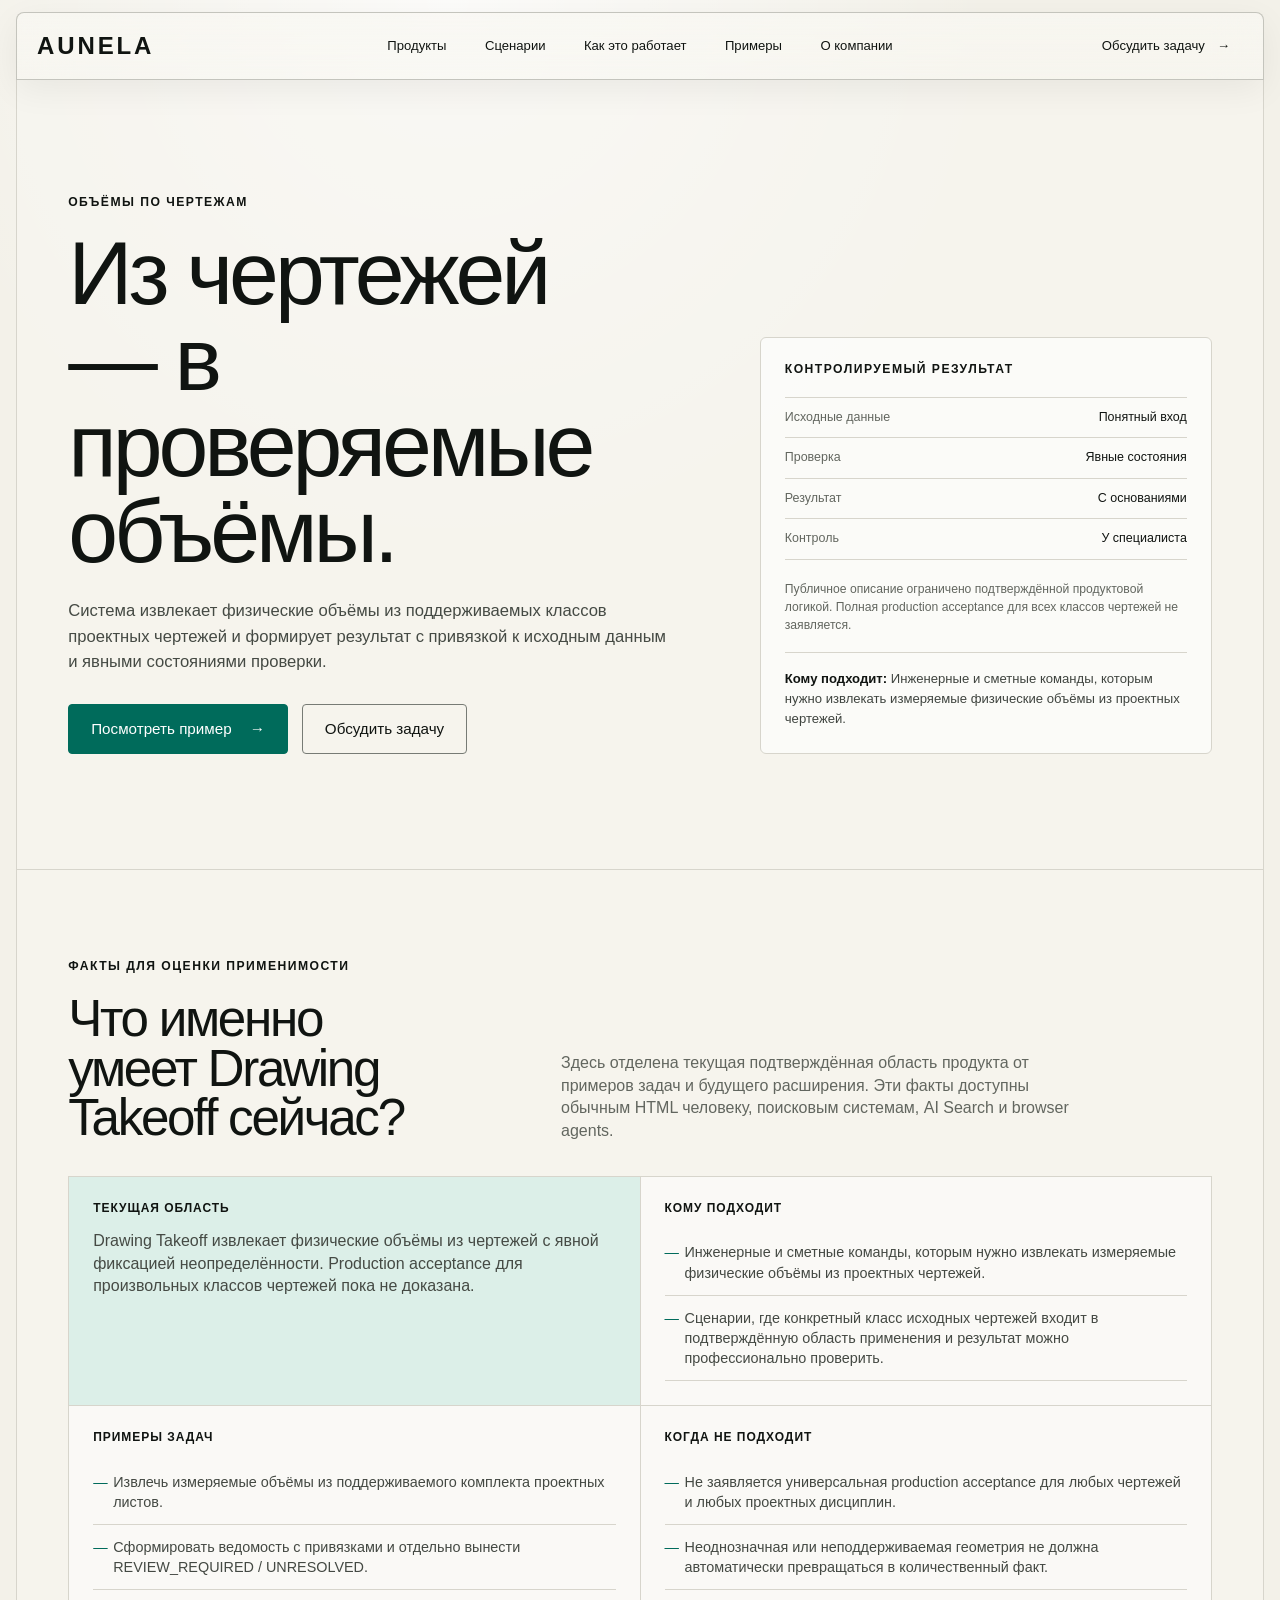
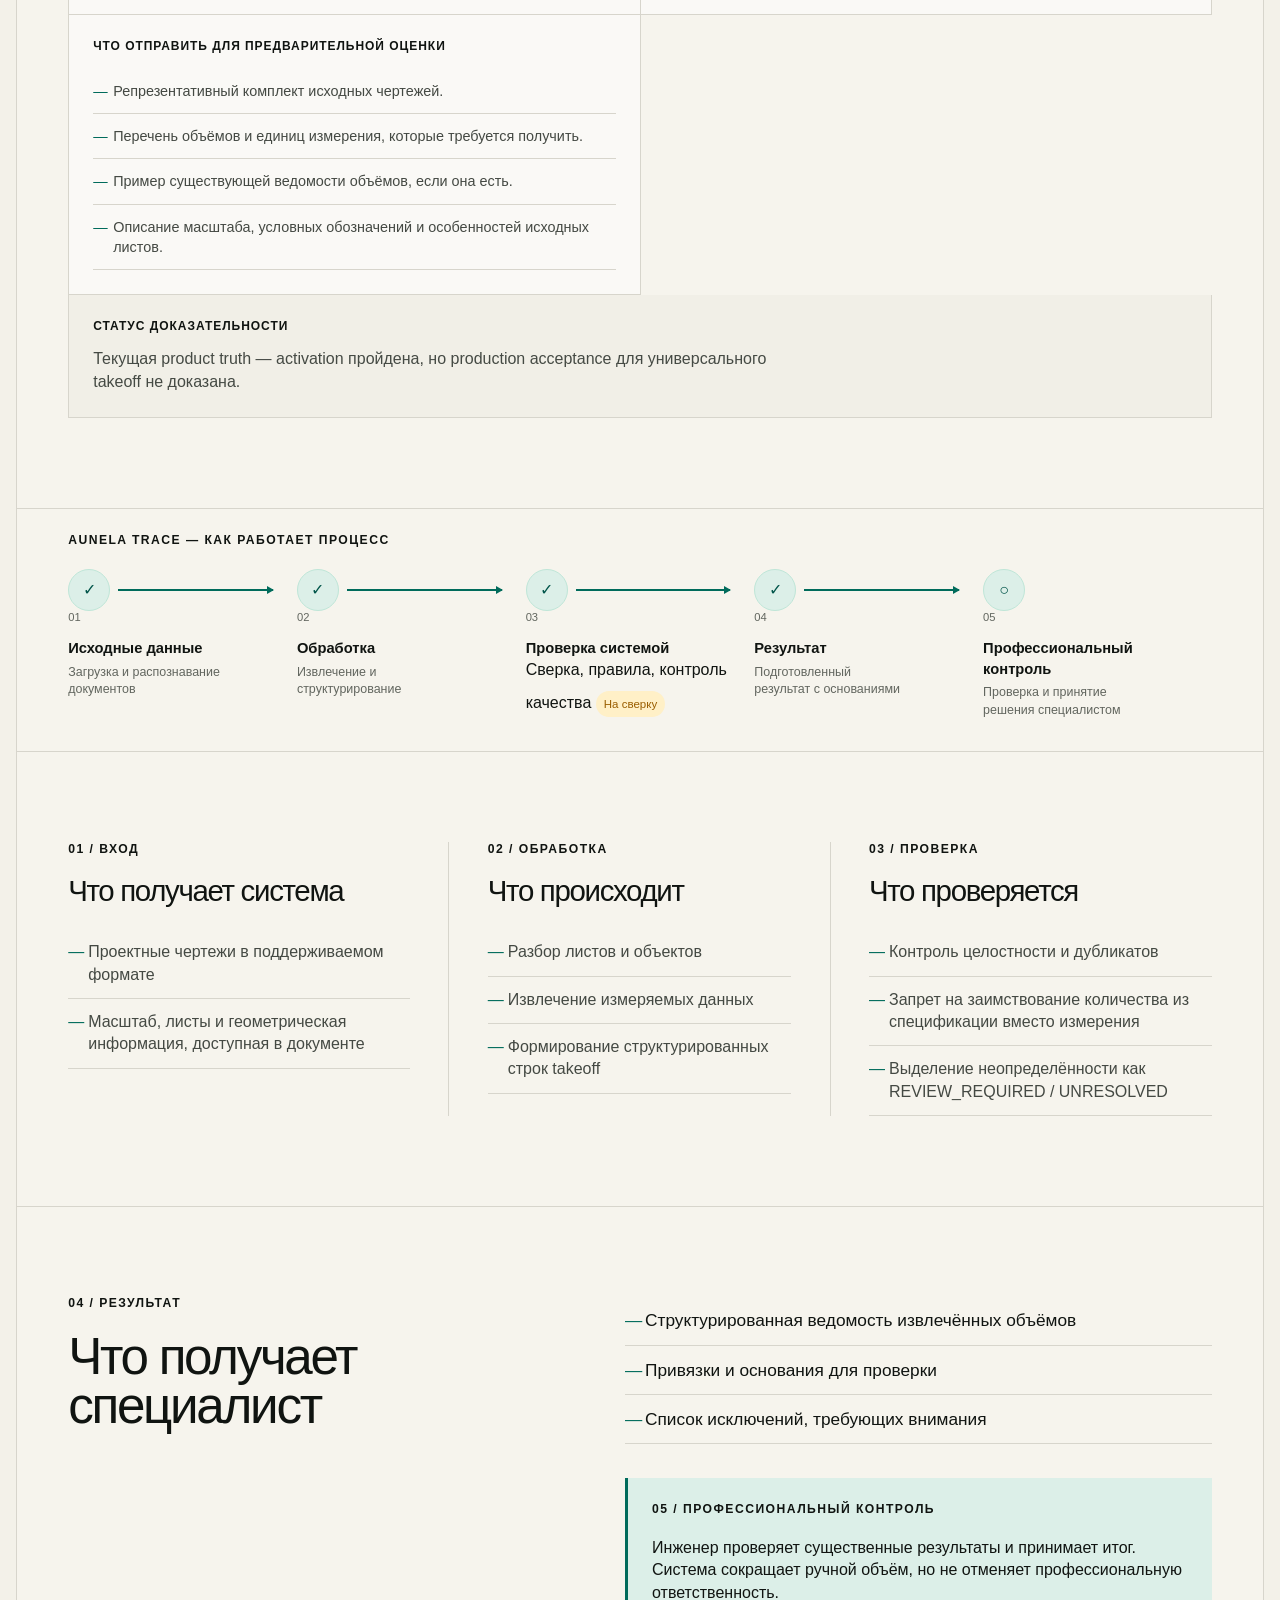
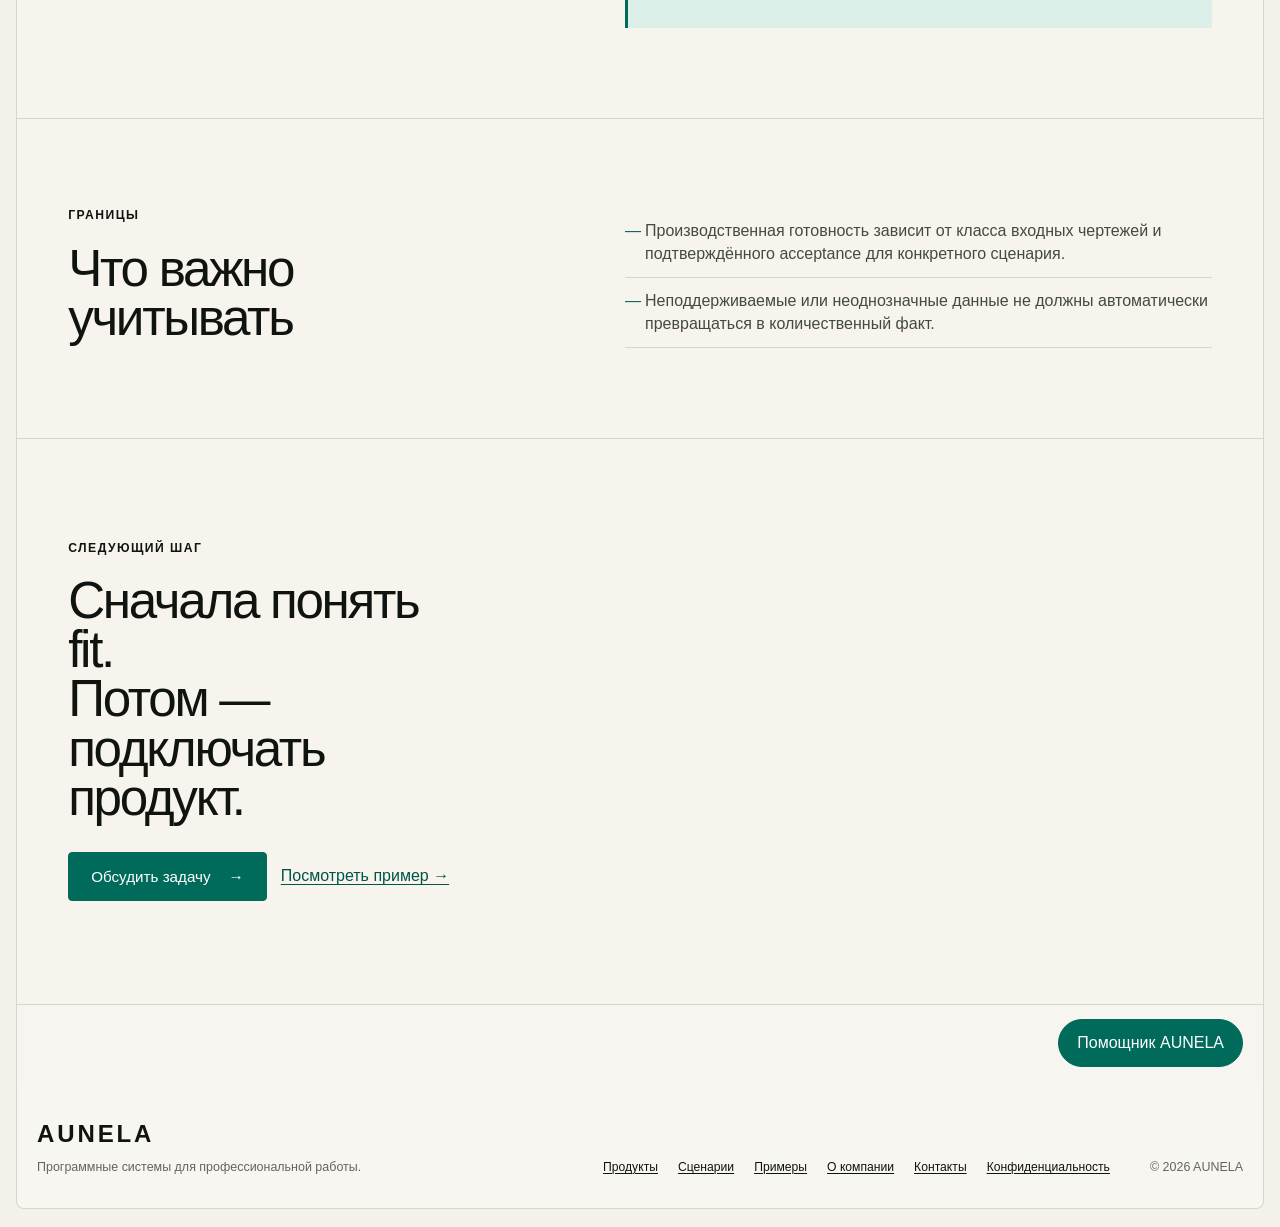
<file: products/drawing-takeoff/index.html>
<!DOCTYPE html><html lang="ru"> <head><meta charset="UTF-8"><meta name="viewport" content="width=device-width"><meta name="color-scheme" content="light"><meta name="theme-color" content="#f2f0e9"><link rel="icon" type="image/svg+xml" href="/favicon.svg"><title>Drawing Takeoff — AUNELA</title><meta name="description" content="Система извлекает физические объёмы из поддерживаемых классов проектных чертежей и формирует результат с привязкой к исходным данным и явными состояниями проверки."><link rel="canonical" href="https://aunela.ru/products/drawing-takeoff/"><meta name="robots" content="noindex,nofollow,noarchive"><meta property="og:type" content="website"><meta property="og:site_name" content="AUNELA"><meta property="og:title" content="Drawing Takeoff — AUNELA"><meta property="og:description" content="Система извлекает физические объёмы из поддерживаемых классов проектных чертежей и формирует результат с привязкой к исходным данным и явными состояниями проверки."><meta property="og:url" content="https://aunela.ru/products/drawing-takeoff/"><script type="application/ld+json">[{"@context":"https://schema.org","@type":"Organization","name":"AUNELA","legalName":"Индивидуальный предприниматель Кулишова Ксения Геннадьевна","identifier":[{"@type":"PropertyValue","propertyID":"ИНН","value":"595706067159"},{"@type":"PropertyValue","propertyID":"ОГРНИП","value":"324595800131352"}],"telephone":"+7 922 640-99-22","url":"https://aunela.ru","email":"office@aunela.ru"},{"@context":"https://schema.org","@type":"BreadcrumbList","itemListElement":[{"@type":"ListItem","position":1,"name":"AUNELA","item":"https://aunela.ru"},{"@type":"ListItem","position":2,"name":"Продукты","item":"https://aunela.ru/products/"},{"@type":"ListItem","position":3,"name":"Drawing Takeoff"}]},{"@context":"https://schema.org","@type":"Product","name":"AUNELA Drawing Takeoff","brand":{"@type":"Brand","name":"AUNELA"},"description":"Система извлекает физические объёмы из поддерживаемых классов проектных чертежей и формирует результат с привязкой к исходным данным и явными состояниями проверки.","url":"https://aunela.ru/products/drawing-takeoff/","additionalProperty":[{"@type":"PropertyValue","name":"Текущая область применения","value":"Drawing Takeoff извлекает физические объёмы из чертежей с явной фиксацией неопределённости. Production acceptance для произвольных классов чертежей пока не доказана."},{"@type":"PropertyValue","name":"Примеры задач","value":"Извлечь измеряемые объёмы из поддерживаемого комплекта проектных листов.; Сформировать ведомость с привязками и отдельно вынести REVIEW_REQUIRED / UNRESOLVED."},{"@type":"PropertyValue","name":"Исходные данные","value":"Проектные чертежи в поддерживаемом формате; Масштаб, листы и геометрическая информация, доступная в документе"},{"@type":"PropertyValue","name":"Результат","value":"Структурированная ведомость извлечённых объёмов; Привязки и основания для проверки; Список исключений, требующих внимания"},{"@type":"PropertyValue","name":"Профессиональный контроль","value":"Инженер проверяет существенные результаты и принимает итог. Система сокращает ручной объём, но не отменяет профессиональную ответственность."},{"@type":"PropertyValue","name":"Статус доказательности","value":"Текущая product truth — activation пройдена, но production acceptance для универсального takeoff не доказана."}]}]</script><link rel="stylesheet" href="/_astro/global.DxPeA7Tw.css"></head> <body> <a class="skip-link" href="#content">К содержанию</a> <div class="nav-shell"> <header class="site-header"> <a class="brand" href="/" aria-label="AUNELA — главная">AUNELA</a> <nav class="desktop-nav" aria-label="Основная навигация"> <a href="/products/">Продукты</a> <a href="/capabilities/">Сценарии</a> <a href="/#trace">Как это работает</a> <a href="/examples/">Примеры</a> <a href="/about/">О компании</a> </nav> <div class="header-actions">  <a class="header-cta" href="/contact/">Обсудить задачу <span aria-hidden="true">→</span></a> </div> <a class="header-mobile-cta" href="/contact/">Связаться</a> <button class="menu-button" type="button" aria-expanded="false" aria-controls="mobile-nav"> <span class="sr-only">Открыть меню</span> <span></span><span></span> </button> </header> <nav id="mobile-nav" class="mobile-nav" aria-label="Мобильная навигация" hidden> <a href="/products/">Продукты</a> <a href="/capabilities/">Сценарии</a> <a href="/#trace">Как это работает</a> <a href="/examples/">Примеры</a> <a href="/about/">О компании</a> <a href="/contact/">Обсудить задачу</a> </nav> </div> <main id="content">  <section class="page-hero product-detail-hero"> <div> <p class="eyebrow">Объёмы по чертежам</p> <h1>Из чертежей — в проверяемые объёмы.</h1> <p class="hero-lead">Система извлекает физические объёмы из поддерживаемых классов проектных чертежей и формирует результат с привязкой к исходным данным и явными состояниями проверки.</p> <div class="button-row"> <a class="button button-primary" href="/examples/drawing-takeoff/">Посмотреть пример <span aria-hidden="true">→</span></a> <a class="button button-secondary" href="/contact/">Обсудить задачу</a> </div> </div> <div class="product-proof-card"> <p class="section-index">КОНТРОЛИРУЕМЫЙ РЕЗУЛЬТАТ</p> <div class="mini-ledger"> <span>Исходные данные</span><strong>Понятный вход</strong> <span>Проверка</span><strong>Явные состояния</strong> <span>Результат</span><strong>С основаниями</strong> <span>Контроль</span><strong>У специалиста</strong> </div> <p class="fine-print">Публичное описание ограничено подтверждённой продуктовой логикой. Полная production acceptance для всех классов чертежей не заявляется.</p> <p class="hero-fit"><strong>Кому подходит:</strong> Инженерные и сметные команды, которым нужно извлекать измеряемые физические объёмы из проектных чертежей.</p> </div> </section> <section class="facts-section page-section" aria-labelledby="facts-drawing-takeoff"> <div class="facts-heading"> <p class="section-index">ФАКТЫ ДЛЯ ОЦЕНКИ ПРИМЕНИМОСТИ</p> <h2 id="facts-drawing-takeoff">Что именно умеет Drawing Takeoff сейчас?</h2> <p>
Здесь отделена текущая подтверждённая область продукта от примеров задач и будущего расширения.
      Эти факты доступны обычным HTML человеку, поисковым системам, AI Search и browser agents.
</p> </div> <dl class="facts-grid"> <div class="fact-card fact-card-accent"> <dt>Текущая область</dt> <dd><p>Drawing Takeoff извлекает физические объёмы из чертежей с явной фиксацией неопределённости. Production acceptance для произвольных классов чертежей пока не доказана.</p></dd> </div> <div class="fact-card"> <dt>Кому подходит</dt> <dd> <ul class="plain-list"> <li>Инженерные и сметные команды, которым нужно извлекать измеряемые физические объёмы из проектных чертежей.</li><li>Сценарии, где конкретный класс исходных чертежей входит в подтверждённую область применения и результат можно профессионально проверить.</li> </ul> </dd> </div> <div class="fact-card"> <dt>Примеры задач</dt> <dd> <ul class="plain-list"> <li>Извлечь измеряемые объёмы из поддерживаемого комплекта проектных листов.</li><li>Сформировать ведомость с привязками и отдельно вынести REVIEW_REQUIRED / UNRESOLVED.</li> </ul> </dd> </div> <div class="fact-card"> <dt>Когда не подходит</dt> <dd> <ul class="plain-list"> <li>Не заявляется универсальная production acceptance для любых чертежей и любых проектных дисциплин.</li><li>Неоднозначная или неподдерживаемая геометрия не должна автоматически превращаться в количественный факт.</li> </ul> </dd> </div> <div class="fact-card"> <dt>Что отправить для предварительной оценки</dt> <dd> <ul class="plain-list"> <li>Репрезентативный комплект исходных чертежей.</li><li>Перечень объёмов и единиц измерения, которые требуется получить.</li><li>Пример существующей ведомости объёмов, если она есть.</li><li>Описание масштаба, условных обозначений и особенностей исходных листов.</li> </ul> </dd> </div> <div class="fact-card fact-card-evidence"> <dt>Статус доказательности</dt> <dd><p>Текущая product truth — activation пройдена, но production acceptance для универсального takeoff не доказана.</p></dd> </div> </dl> </section> <section class="trace-section" id="trace" aria-labelledby="trace-title"> <div class="section-kicker" id="trace-title">AUNELA TRACE — КАК РАБОТАЕТ ПРОЦЕСС</div> <ol class="trace-list"> <li class="trace-step"> <div class="trace-top"> <span class="trace-number">01</span> <span class="trace-dot" aria-hidden="true">✓</span> <span class="trace-line" aria-hidden="true"></span> </div> <strong>Исходные данные</strong> <span>Загрузка и распознавание документов</span>  </li><li class="trace-step"> <div class="trace-top"> <span class="trace-number">02</span> <span class="trace-dot" aria-hidden="true">✓</span> <span class="trace-line" aria-hidden="true"></span> </div> <strong>Обработка</strong> <span>Извлечение и структурирование</span>  </li><li class="trace-step"> <div class="trace-top"> <span class="trace-number">03</span> <span class="trace-dot" aria-hidden="true">✓</span> <span class="trace-line" aria-hidden="true"></span> </div> <strong>Проверка системой</strong> <span>Сверка, правила, контроль качества</span> <span class="review-branch" aria-label="Вторичная ветвь проверки">На сверку</span> </li><li class="trace-step"> <div class="trace-top"> <span class="trace-number">04</span> <span class="trace-dot" aria-hidden="true">✓</span> <span class="trace-line" aria-hidden="true"></span> </div> <strong>Результат</strong> <span>Подготовленный результат с основаниями</span>  </li><li class="trace-step"> <div class="trace-top"> <span class="trace-number">05</span> <span class="trace-dot" aria-hidden="true">○</span>  </div> <strong>Профессиональный контроль</strong> <span>Проверка и принятие решения специалистом</span>  </li> </ol> </section> <section class="process-detail page-section"> <div class="process-column"> <p class="section-index">01 / ВХОД</p> <h2>Что получает система</h2> <ul class="plain-list"><li>Проектные чертежи в поддерживаемом формате</li><li>Масштаб, листы и геометрическая информация, доступная в документе</li></ul> </div> <div class="process-column"> <p class="section-index">02 / ОБРАБОТКА</p> <h2>Что происходит</h2> <ul class="plain-list"><li>Разбор листов и объектов</li><li>Извлечение измеряемых данных</li><li>Формирование структурированных строк takeoff</li></ul> </div> <div class="process-column"> <p class="section-index">03 / ПРОВЕРКА</p> <h2>Что проверяется</h2> <ul class="plain-list"><li>Контроль целостности и дубликатов</li><li>Запрет на заимствование количества из спецификации вместо измерения</li><li>Выделение неопределённости как REVIEW_REQUIRED / UNRESOLVED</li></ul> </div> </section> <section class="output-section section-grid page-section"> <div> <p class="section-index">04 / РЕЗУЛЬТАТ</p> <h2>Что получает специалист</h2> </div> <div> <ul class="plain-list strong-list"><li>Структурированная ведомость извлечённых объёмов</li><li>Привязки и основания для проверки</li><li>Список исключений, требующих внимания</li></ul> <div class="human-control-note"> <p class="section-index">05 / ПРОФЕССИОНАЛЬНЫЙ КОНТРОЛЬ</p> <p>Инженер проверяет существенные результаты и принимает итог. Система сокращает ручной объём, но не отменяет профессиональную ответственность.</p> </div> </div> </section> <section class="limits-section section-grid page-section"> <div> <p class="section-index">ГРАНИЦЫ</p> <h2>Что важно учитывать</h2> </div> <ul class="plain-list"> <li>Производственная готовность зависит от класса входных чертежей и подтверждённого acceptance для конкретного сценария.</li><li>Неподдерживаемые или неоднозначные данные не должны автоматически превращаться в количественный факт.</li> </ul> </section> <section class="page-cta page-section"> <p class="section-index">СЛЕДУЮЩИЙ ШАГ</p> <h2>Сначала понять fit.<br>Потом — подключать продукт.</h2> <div class="button-row"> <a class="button button-primary" href="/contact/">Обсудить задачу <span aria-hidden="true">→</span></a> <a class="text-link" href="/examples/drawing-takeoff/">Посмотреть пример <span aria-hidden="true">→</span></a> </div> </section>  </main> <div class="agent-slot" data-agent-slot data-agent-live="false" data-agent-endpoint> <button class="agent-launcher" type="button" aria-expanded="false" aria-controls="agent-panel">
Помощник AUNELA
</button> <aside id="agent-panel" class="agent-panel" hidden aria-label="Помощник AUNELA"> <div class="agent-head"> <div> <p class="section-index">AUNELA / AGENT</p> <strong>Опишите задачу обычными словами.</strong> </div> <button class="agent-close" type="button" aria-label="Закрыть">×</button> </div> <div class="agent-offline-note"> <p>
Диалоговый агент пока не подключён к production. Подобрать маршрут можно без него:
</p> </div> <nav class="agent-choices" aria-label="Быстрый подбор продукта"> <a href="/products/intelligence/"> <strong>Найти возможности</strong> <span>От частного микрозапроса до тендерного поиска →</span> </a> <a href="/products/estimate/"> <strong>Рассчитать по спецификации</strong> <span>Сейчас: стоимость монтажа вентиляции →</span> </a> <a href="/products/drawing-takeoff/"> <strong>Извлечь объёмы из чертежей</strong> <span>В пределах подтверждённого класса исходников →</span> </a> <a href="/capabilities/"> <strong>Посмотреть сценарии</strong> <span>Текущая область и границы продуктов →</span> </a> </nav> <div class="agent-fallback"> <p>Сайт и продуктовые материалы работают независимо от агента.</p> <a href="/contact/">Обсудить задачу →</a> </div> </aside> </div> <script type="module">var e=document.querySelector(`[data-agent-slot]`),t=e?.querySelector(`.agent-launcher`),n=e?.querySelector(`.agent-panel`),r=e?.querySelector(`.agent-close`),i=e?.querySelector(`[data-agent-form]`),a=e?.querySelector(`[data-agent-answer]`);function o(e){!t||!n||(t.setAttribute(`aria-expanded`,String(e)),n.hidden=!e,e?n.querySelector(`textarea, a, button`)?.focus():t.focus())}t?.addEventListener(`click`,()=>{o(t.getAttribute(`aria-expanded`)!==`true`)}),r?.addEventListener(`click`,()=>o(!1)),document.addEventListener(`keydown`,e=>{e.key===`Escape`&&n&&!n.hidden&&o(!1)}),i?.addEventListener(`submit`,async t=>{if(t.preventDefault(),!e||!a)return;let n=e.dataset.agentEndpoint,r=i.querySelector(`textarea[name="question"]`),o=i.querySelector(`button[type="submit"]`),s=r?.value.trim()||``;if(!n||!s)return;let c=new AbortController,l=window.setTimeout(()=>c.abort(),25e3);a.hidden=!1,a.dataset.state=`loading`,a.textContent=`AUNELA анализирует задачу…`,o&&(o.disabled=!0);try{let e=await fetch(n,{method:`POST`,mode:`cors`,credentials:`omit`,cache:`no-store`,headers:{"Content-Type":`application/json`,Accept:`application/json`},body:JSON.stringify({message:s,page:window.location.pathname,locale:document.documentElement.lang||`ru`}),signal:c.signal});if(!e.ok)throw Error(`HTTP ${e.status}`);let t=await e.json(),r=typeof t?.answer==`string`?t.answer:`Ответ агента получен в неподдерживаемом формате. Используйте продуктовые ссылки ниже.`;a.dataset.state=`ready`,a.textContent=r}catch{a.dataset.state=`error`,a.textContent=`Агент временно недоступен. Публичный сайт продолжает работать — выберите продукт ниже или свяжитесь с AUNELA.`}finally{window.clearTimeout(l),o&&(o.disabled=!1)}});</script> <footer class="site-footer"> <div> <a class="brand" href="/">AUNELA</a> <p>Программные системы для профессиональной работы.</p> </div> <nav aria-label="Навигация в подвале"> <a href="/products/">Продукты</a> <a href="/capabilities/">Сценарии</a> <a href="/examples/">Примеры</a> <a href="/about/">О компании</a> <a href="/contact/">Контакты</a> <a href="/privacy/">Конфиденциальность</a> </nav> <p class="footer-note">© 2026 AUNELA</p> </footer> <script>
      const button = document.querySelector('.menu-button');
      const menu = document.querySelector('#mobile-nav');
      button?.addEventListener('click', () => {
        const open = button.getAttribute('aria-expanded') === 'true';
        button.setAttribute('aria-expanded', String(!open));
        if (menu) menu.hidden = open;
      });

      menu?.querySelectorAll('a').forEach((link) => {
        link.addEventListener('click', () => {
          button?.setAttribute('aria-expanded', 'false');
          menu.hidden = true;
        });
      });
    </script></body> </html>
</file>
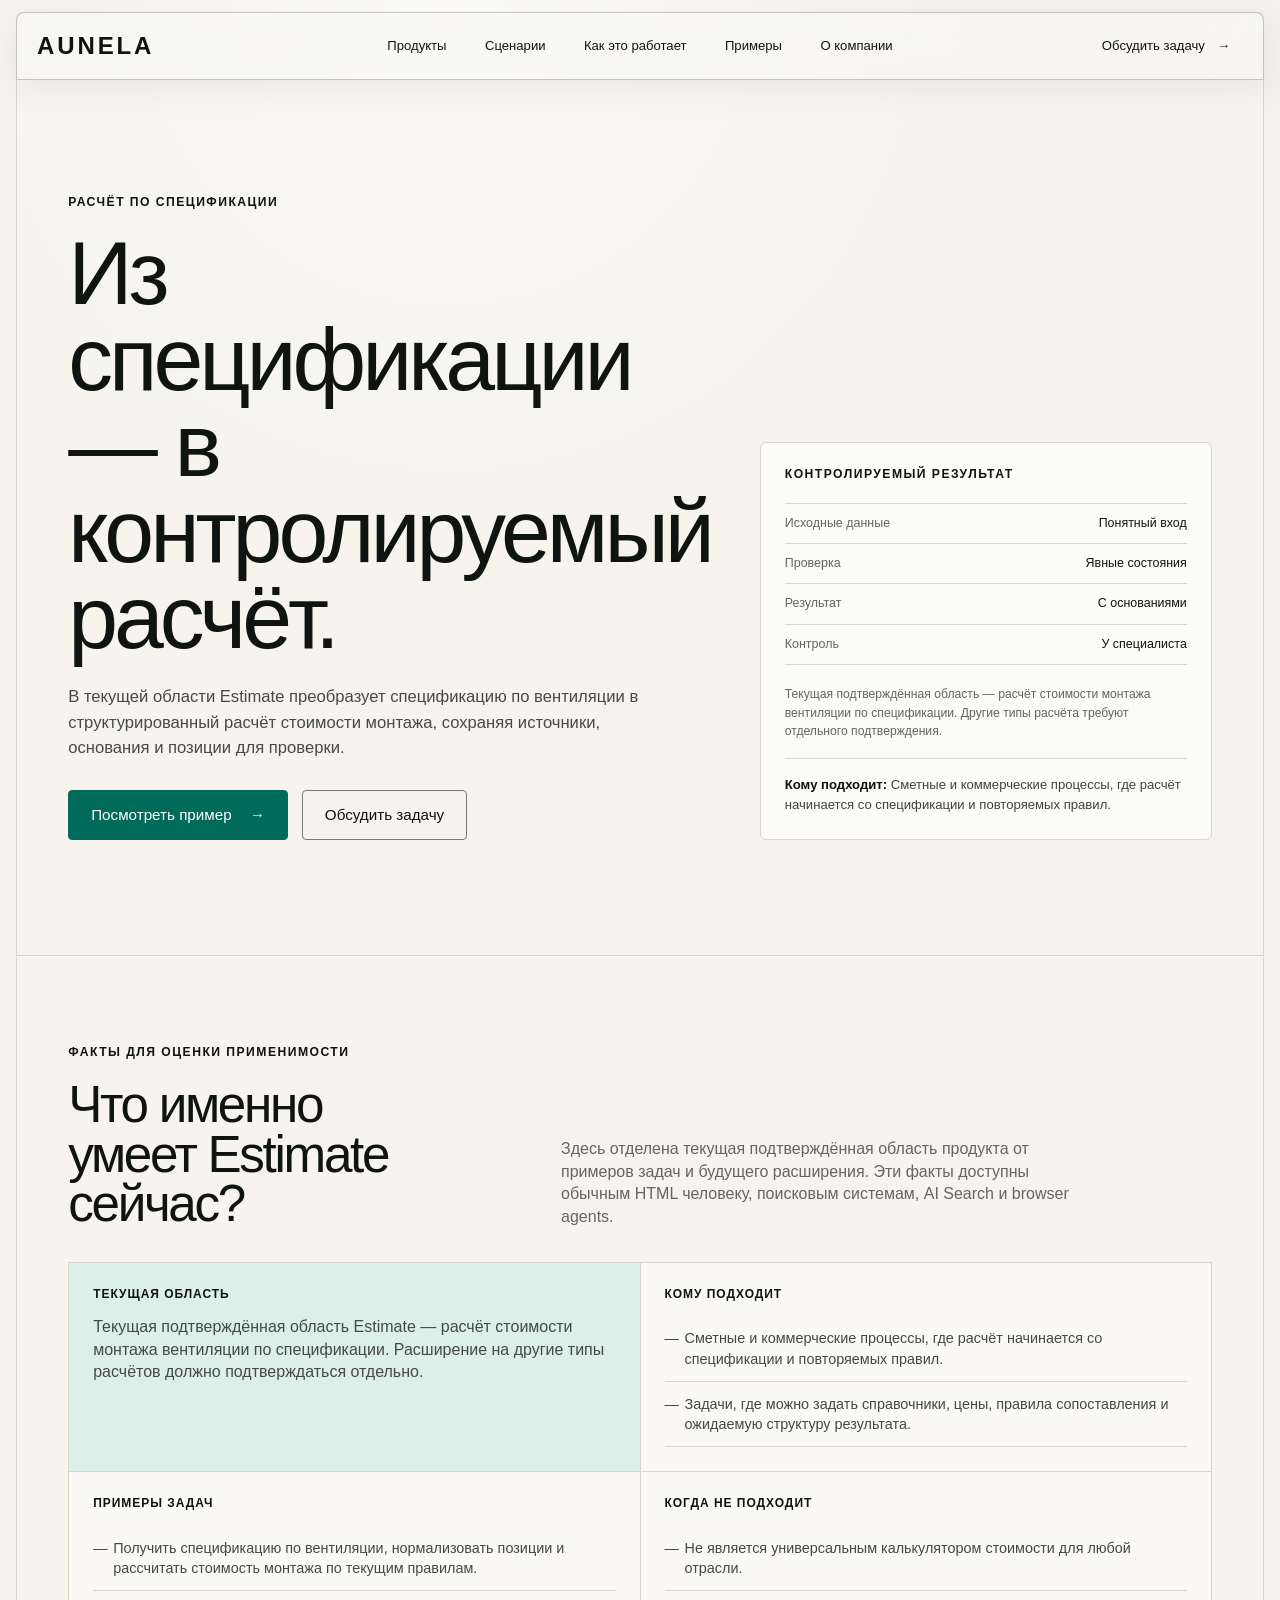
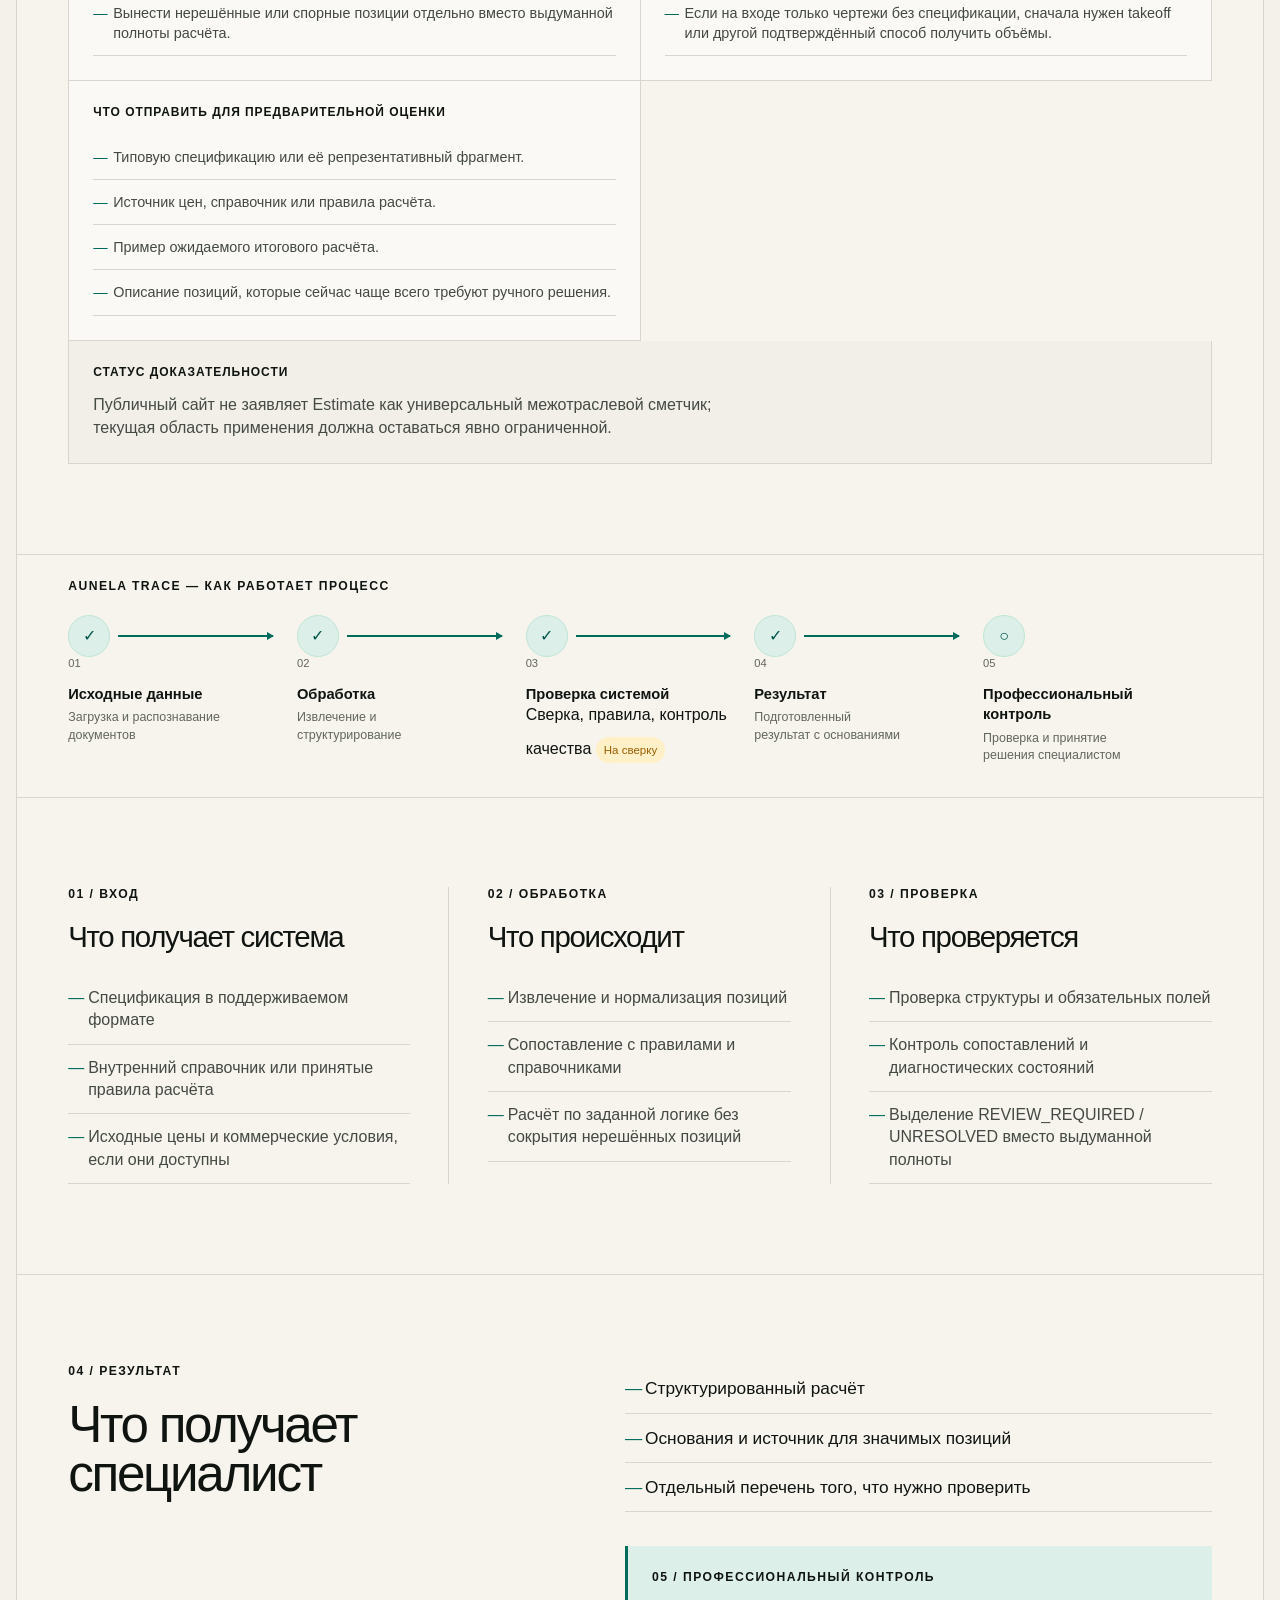
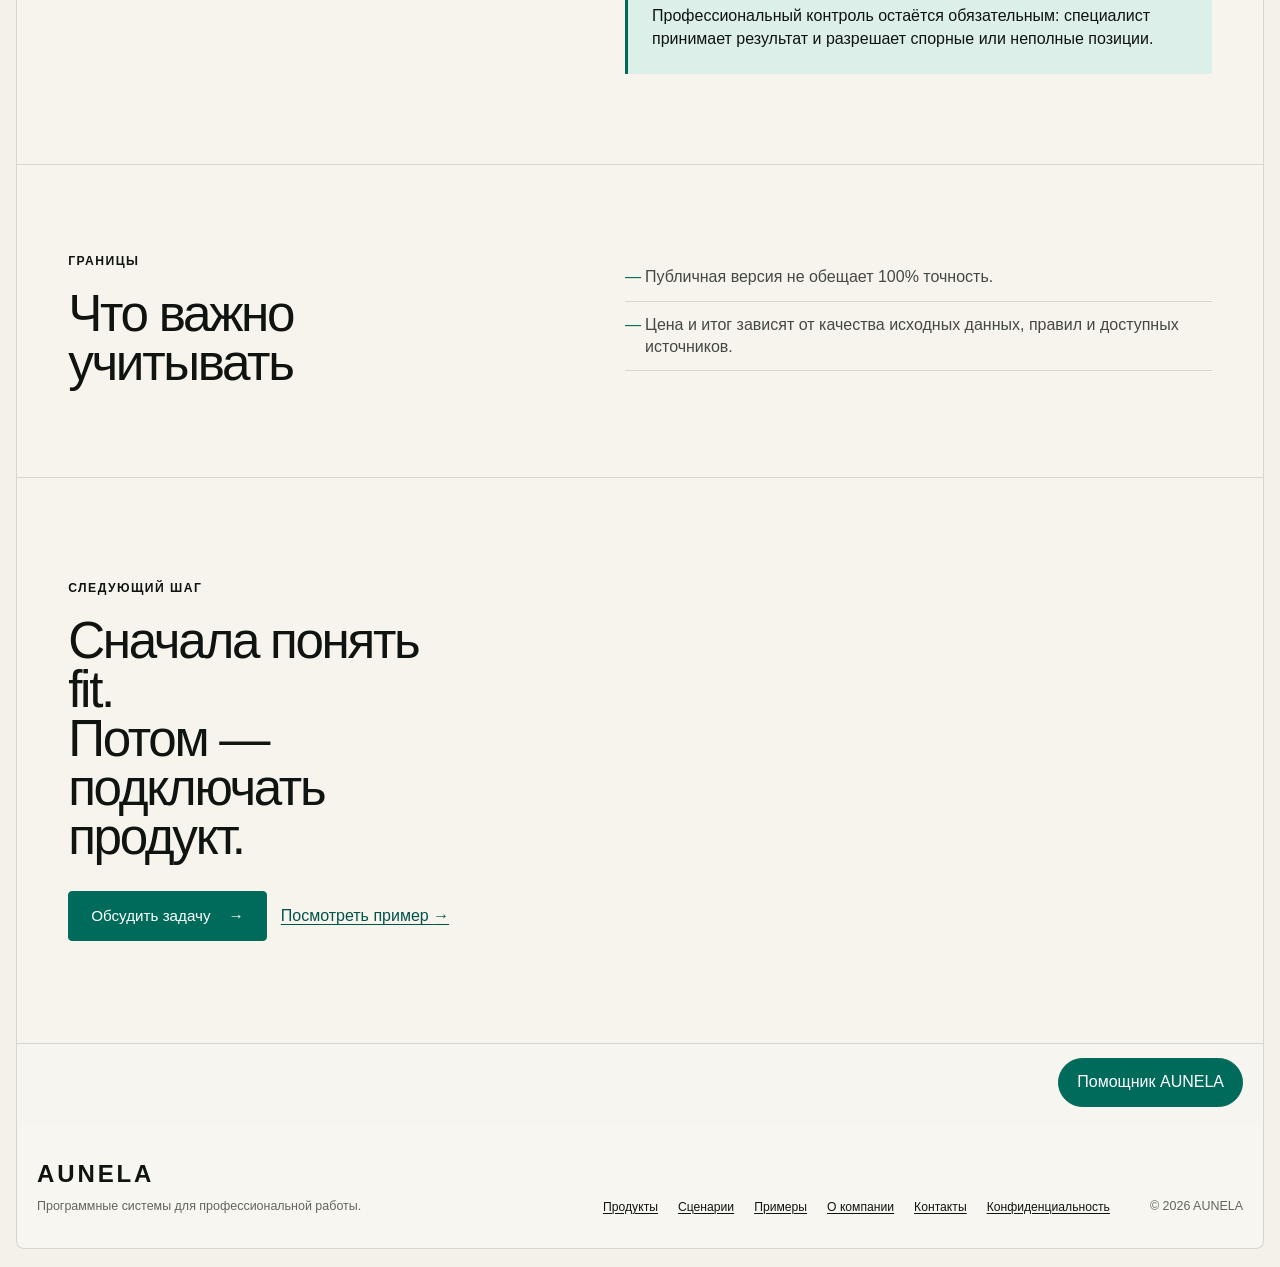
<file: products/estimate/index.html>
<!DOCTYPE html><html lang="ru"> <head><meta charset="UTF-8"><meta name="viewport" content="width=device-width"><meta name="color-scheme" content="light"><meta name="theme-color" content="#f2f0e9"><link rel="icon" type="image/svg+xml" href="/favicon.svg"><title>Estimate — AUNELA</title><meta name="description" content="В текущей области Estimate преобразует спецификацию по вентиляции в структурированный расчёт стоимости монтажа, сохраняя источники, основания и позиции для проверки."><link rel="canonical" href="https://aunela.ru/products/estimate/"><meta name="robots" content="noindex,nofollow,noarchive"><meta property="og:type" content="website"><meta property="og:site_name" content="AUNELA"><meta property="og:title" content="Estimate — AUNELA"><meta property="og:description" content="В текущей области Estimate преобразует спецификацию по вентиляции в структурированный расчёт стоимости монтажа, сохраняя источники, основания и позиции для проверки."><meta property="og:url" content="https://aunela.ru/products/estimate/"><script type="application/ld+json">[{"@context":"https://schema.org","@type":"Organization","name":"AUNELA","legalName":"Индивидуальный предприниматель Кулишова Ксения Геннадьевна","identifier":[{"@type":"PropertyValue","propertyID":"ИНН","value":"595706067159"},{"@type":"PropertyValue","propertyID":"ОГРНИП","value":"324595800131352"}],"telephone":"+7 922 640-99-22","url":"https://aunela.ru","email":"office@aunela.ru"},{"@context":"https://schema.org","@type":"BreadcrumbList","itemListElement":[{"@type":"ListItem","position":1,"name":"AUNELA","item":"https://aunela.ru"},{"@type":"ListItem","position":2,"name":"Продукты","item":"https://aunela.ru/products/"},{"@type":"ListItem","position":3,"name":"Estimate"}]},{"@context":"https://schema.org","@type":"Product","name":"AUNELA Estimate","brand":{"@type":"Brand","name":"AUNELA"},"description":"В текущей области Estimate преобразует спецификацию по вентиляции в структурированный расчёт стоимости монтажа, сохраняя источники, основания и позиции для проверки.","url":"https://aunela.ru/products/estimate/","additionalProperty":[{"@type":"PropertyValue","name":"Текущая область применения","value":"Текущая подтверждённая область Estimate — расчёт стоимости монтажа вентиляции по спецификации. Расширение на другие типы расчётов должно подтверждаться отдельно."},{"@type":"PropertyValue","name":"Примеры задач","value":"Получить спецификацию по вентиляции, нормализовать позиции и рассчитать стоимость монтажа по текущим правилам.; Вынести нерешённые или спорные позиции отдельно вместо выдуманной полноты расчёта."},{"@type":"PropertyValue","name":"Исходные данные","value":"Спецификация в поддерживаемом формате; Внутренний справочник или принятые правила расчёта; Исходные цены и коммерческие условия, если они доступны"},{"@type":"PropertyValue","name":"Результат","value":"Структурированный расчёт; Основания и источник для значимых позиций; Отдельный перечень того, что нужно проверить"},{"@type":"PropertyValue","name":"Профессиональный контроль","value":"Профессиональный контроль остаётся обязательным: специалист принимает результат и разрешает спорные или неполные позиции."},{"@type":"PropertyValue","name":"Статус доказательности","value":"Публичный сайт не заявляет Estimate как универсальный межотраслевой сметчик; текущая область применения должна оставаться явно ограниченной."}]}]</script><link rel="stylesheet" href="/_astro/global.DxPeA7Tw.css"></head> <body> <a class="skip-link" href="#content">К содержанию</a> <div class="nav-shell"> <header class="site-header"> <a class="brand" href="/" aria-label="AUNELA — главная">AUNELA</a> <nav class="desktop-nav" aria-label="Основная навигация"> <a href="/products/">Продукты</a> <a href="/capabilities/">Сценарии</a> <a href="/#trace">Как это работает</a> <a href="/examples/">Примеры</a> <a href="/about/">О компании</a> </nav> <div class="header-actions">  <a class="header-cta" href="/contact/">Обсудить задачу <span aria-hidden="true">→</span></a> </div> <a class="header-mobile-cta" href="/contact/">Связаться</a> <button class="menu-button" type="button" aria-expanded="false" aria-controls="mobile-nav"> <span class="sr-only">Открыть меню</span> <span></span><span></span> </button> </header> <nav id="mobile-nav" class="mobile-nav" aria-label="Мобильная навигация" hidden> <a href="/products/">Продукты</a> <a href="/capabilities/">Сценарии</a> <a href="/#trace">Как это работает</a> <a href="/examples/">Примеры</a> <a href="/about/">О компании</a> <a href="/contact/">Обсудить задачу</a> </nav> </div> <main id="content">  <section class="page-hero product-detail-hero"> <div> <p class="eyebrow">Расчёт по спецификации</p> <h1>Из спецификации — в контролируемый расчёт.</h1> <p class="hero-lead">В текущей области Estimate преобразует спецификацию по вентиляции в структурированный расчёт стоимости монтажа, сохраняя источники, основания и позиции для проверки.</p> <div class="button-row"> <a class="button button-primary" href="/examples/estimate/">Посмотреть пример <span aria-hidden="true">→</span></a> <a class="button button-secondary" href="/contact/">Обсудить задачу</a> </div> </div> <div class="product-proof-card"> <p class="section-index">КОНТРОЛИРУЕМЫЙ РЕЗУЛЬТАТ</p> <div class="mini-ledger"> <span>Исходные данные</span><strong>Понятный вход</strong> <span>Проверка</span><strong>Явные состояния</strong> <span>Результат</span><strong>С основаниями</strong> <span>Контроль</span><strong>У специалиста</strong> </div> <p class="fine-print">Текущая подтверждённая область — расчёт стоимости монтажа вентиляции по спецификации. Другие типы расчёта требуют отдельного подтверждения.</p> <p class="hero-fit"><strong>Кому подходит:</strong> Сметные и коммерческие процессы, где расчёт начинается со спецификации и повторяемых правил.</p> </div> </section> <section class="facts-section page-section" aria-labelledby="facts-estimate"> <div class="facts-heading"> <p class="section-index">ФАКТЫ ДЛЯ ОЦЕНКИ ПРИМЕНИМОСТИ</p> <h2 id="facts-estimate">Что именно умеет Estimate сейчас?</h2> <p>
Здесь отделена текущая подтверждённая область продукта от примеров задач и будущего расширения.
      Эти факты доступны обычным HTML человеку, поисковым системам, AI Search и browser agents.
</p> </div> <dl class="facts-grid"> <div class="fact-card fact-card-accent"> <dt>Текущая область</dt> <dd><p>Текущая подтверждённая область Estimate — расчёт стоимости монтажа вентиляции по спецификации. Расширение на другие типы расчётов должно подтверждаться отдельно.</p></dd> </div> <div class="fact-card"> <dt>Кому подходит</dt> <dd> <ul class="plain-list"> <li>Сметные и коммерческие процессы, где расчёт начинается со спецификации и повторяемых правил.</li><li>Задачи, где можно задать справочники, цены, правила сопоставления и ожидаемую структуру результата.</li> </ul> </dd> </div> <div class="fact-card"> <dt>Примеры задач</dt> <dd> <ul class="plain-list"> <li>Получить спецификацию по вентиляции, нормализовать позиции и рассчитать стоимость монтажа по текущим правилам.</li><li>Вынести нерешённые или спорные позиции отдельно вместо выдуманной полноты расчёта.</li> </ul> </dd> </div> <div class="fact-card"> <dt>Когда не подходит</dt> <dd> <ul class="plain-list"> <li>Не является универсальным калькулятором стоимости для любой отрасли.</li><li>Если на входе только чертежи без спецификации, сначала нужен takeoff или другой подтверждённый способ получить объёмы.</li> </ul> </dd> </div> <div class="fact-card"> <dt>Что отправить для предварительной оценки</dt> <dd> <ul class="plain-list"> <li>Типовую спецификацию или её репрезентативный фрагмент.</li><li>Источник цен, справочник или правила расчёта.</li><li>Пример ожидаемого итогового расчёта.</li><li>Описание позиций, которые сейчас чаще всего требуют ручного решения.</li> </ul> </dd> </div> <div class="fact-card fact-card-evidence"> <dt>Статус доказательности</dt> <dd><p>Публичный сайт не заявляет Estimate как универсальный межотраслевой сметчик; текущая область применения должна оставаться явно ограниченной.</p></dd> </div> </dl> </section> <section class="trace-section" id="trace" aria-labelledby="trace-title"> <div class="section-kicker" id="trace-title">AUNELA TRACE — КАК РАБОТАЕТ ПРОЦЕСС</div> <ol class="trace-list"> <li class="trace-step"> <div class="trace-top"> <span class="trace-number">01</span> <span class="trace-dot" aria-hidden="true">✓</span> <span class="trace-line" aria-hidden="true"></span> </div> <strong>Исходные данные</strong> <span>Загрузка и распознавание документов</span>  </li><li class="trace-step"> <div class="trace-top"> <span class="trace-number">02</span> <span class="trace-dot" aria-hidden="true">✓</span> <span class="trace-line" aria-hidden="true"></span> </div> <strong>Обработка</strong> <span>Извлечение и структурирование</span>  </li><li class="trace-step"> <div class="trace-top"> <span class="trace-number">03</span> <span class="trace-dot" aria-hidden="true">✓</span> <span class="trace-line" aria-hidden="true"></span> </div> <strong>Проверка системой</strong> <span>Сверка, правила, контроль качества</span> <span class="review-branch" aria-label="Вторичная ветвь проверки">На сверку</span> </li><li class="trace-step"> <div class="trace-top"> <span class="trace-number">04</span> <span class="trace-dot" aria-hidden="true">✓</span> <span class="trace-line" aria-hidden="true"></span> </div> <strong>Результат</strong> <span>Подготовленный результат с основаниями</span>  </li><li class="trace-step"> <div class="trace-top"> <span class="trace-number">05</span> <span class="trace-dot" aria-hidden="true">○</span>  </div> <strong>Профессиональный контроль</strong> <span>Проверка и принятие решения специалистом</span>  </li> </ol> </section> <section class="process-detail page-section"> <div class="process-column"> <p class="section-index">01 / ВХОД</p> <h2>Что получает система</h2> <ul class="plain-list"><li>Спецификация в поддерживаемом формате</li><li>Внутренний справочник или принятые правила расчёта</li><li>Исходные цены и коммерческие условия, если они доступны</li></ul> </div> <div class="process-column"> <p class="section-index">02 / ОБРАБОТКА</p> <h2>Что происходит</h2> <ul class="plain-list"><li>Извлечение и нормализация позиций</li><li>Сопоставление с правилами и справочниками</li><li>Расчёт по заданной логике без сокрытия нерешённых позиций</li></ul> </div> <div class="process-column"> <p class="section-index">03 / ПРОВЕРКА</p> <h2>Что проверяется</h2> <ul class="plain-list"><li>Проверка структуры и обязательных полей</li><li>Контроль сопоставлений и диагностических состояний</li><li>Выделение REVIEW_REQUIRED / UNRESOLVED вместо выдуманной полноты</li></ul> </div> </section> <section class="output-section section-grid page-section"> <div> <p class="section-index">04 / РЕЗУЛЬТАТ</p> <h2>Что получает специалист</h2> </div> <div> <ul class="plain-list strong-list"><li>Структурированный расчёт</li><li>Основания и источник для значимых позиций</li><li>Отдельный перечень того, что нужно проверить</li></ul> <div class="human-control-note"> <p class="section-index">05 / ПРОФЕССИОНАЛЬНЫЙ КОНТРОЛЬ</p> <p>Профессиональный контроль остаётся обязательным: специалист принимает результат и разрешает спорные или неполные позиции.</p> </div> </div> </section> <section class="limits-section section-grid page-section"> <div> <p class="section-index">ГРАНИЦЫ</p> <h2>Что важно учитывать</h2> </div> <ul class="plain-list"> <li>Публичная версия не обещает 100% точность.</li><li>Цена и итог зависят от качества исходных данных, правил и доступных источников.</li> </ul> </section> <section class="page-cta page-section"> <p class="section-index">СЛЕДУЮЩИЙ ШАГ</p> <h2>Сначала понять fit.<br>Потом — подключать продукт.</h2> <div class="button-row"> <a class="button button-primary" href="/contact/">Обсудить задачу <span aria-hidden="true">→</span></a> <a class="text-link" href="/examples/estimate/">Посмотреть пример <span aria-hidden="true">→</span></a> </div> </section>  </main> <div class="agent-slot" data-agent-slot data-agent-live="false" data-agent-endpoint> <button class="agent-launcher" type="button" aria-expanded="false" aria-controls="agent-panel">
Помощник AUNELA
</button> <aside id="agent-panel" class="agent-panel" hidden aria-label="Помощник AUNELA"> <div class="agent-head"> <div> <p class="section-index">AUNELA / AGENT</p> <strong>Опишите задачу обычными словами.</strong> </div> <button class="agent-close" type="button" aria-label="Закрыть">×</button> </div> <div class="agent-offline-note"> <p>
Диалоговый агент пока не подключён к production. Подобрать маршрут можно без него:
</p> </div> <nav class="agent-choices" aria-label="Быстрый подбор продукта"> <a href="/products/intelligence/"> <strong>Найти возможности</strong> <span>От частного микрозапроса до тендерного поиска →</span> </a> <a href="/products/estimate/"> <strong>Рассчитать по спецификации</strong> <span>Сейчас: стоимость монтажа вентиляции →</span> </a> <a href="/products/drawing-takeoff/"> <strong>Извлечь объёмы из чертежей</strong> <span>В пределах подтверждённого класса исходников →</span> </a> <a href="/capabilities/"> <strong>Посмотреть сценарии</strong> <span>Текущая область и границы продуктов →</span> </a> </nav> <div class="agent-fallback"> <p>Сайт и продуктовые материалы работают независимо от агента.</p> <a href="/contact/">Обсудить задачу →</a> </div> </aside> </div> <script type="module">var e=document.querySelector(`[data-agent-slot]`),t=e?.querySelector(`.agent-launcher`),n=e?.querySelector(`.agent-panel`),r=e?.querySelector(`.agent-close`),i=e?.querySelector(`[data-agent-form]`),a=e?.querySelector(`[data-agent-answer]`);function o(e){!t||!n||(t.setAttribute(`aria-expanded`,String(e)),n.hidden=!e,e?n.querySelector(`textarea, a, button`)?.focus():t.focus())}t?.addEventListener(`click`,()=>{o(t.getAttribute(`aria-expanded`)!==`true`)}),r?.addEventListener(`click`,()=>o(!1)),document.addEventListener(`keydown`,e=>{e.key===`Escape`&&n&&!n.hidden&&o(!1)}),i?.addEventListener(`submit`,async t=>{if(t.preventDefault(),!e||!a)return;let n=e.dataset.agentEndpoint,r=i.querySelector(`textarea[name="question"]`),o=i.querySelector(`button[type="submit"]`),s=r?.value.trim()||``;if(!n||!s)return;let c=new AbortController,l=window.setTimeout(()=>c.abort(),25e3);a.hidden=!1,a.dataset.state=`loading`,a.textContent=`AUNELA анализирует задачу…`,o&&(o.disabled=!0);try{let e=await fetch(n,{method:`POST`,mode:`cors`,credentials:`omit`,cache:`no-store`,headers:{"Content-Type":`application/json`,Accept:`application/json`},body:JSON.stringify({message:s,page:window.location.pathname,locale:document.documentElement.lang||`ru`}),signal:c.signal});if(!e.ok)throw Error(`HTTP ${e.status}`);let t=await e.json(),r=typeof t?.answer==`string`?t.answer:`Ответ агента получен в неподдерживаемом формате. Используйте продуктовые ссылки ниже.`;a.dataset.state=`ready`,a.textContent=r}catch{a.dataset.state=`error`,a.textContent=`Агент временно недоступен. Публичный сайт продолжает работать — выберите продукт ниже или свяжитесь с AUNELA.`}finally{window.clearTimeout(l),o&&(o.disabled=!1)}});</script> <footer class="site-footer"> <div> <a class="brand" href="/">AUNELA</a> <p>Программные системы для профессиональной работы.</p> </div> <nav aria-label="Навигация в подвале"> <a href="/products/">Продукты</a> <a href="/capabilities/">Сценарии</a> <a href="/examples/">Примеры</a> <a href="/about/">О компании</a> <a href="/contact/">Контакты</a> <a href="/privacy/">Конфиденциальность</a> </nav> <p class="footer-note">© 2026 AUNELA</p> </footer> <script>
      const button = document.querySelector('.menu-button');
      const menu = document.querySelector('#mobile-nav');
      button?.addEventListener('click', () => {
        const open = button.getAttribute('aria-expanded') === 'true';
        button.setAttribute('aria-expanded', String(!open));
        if (menu) menu.hidden = open;
      });

      menu?.querySelectorAll('a').forEach((link) => {
        link.addEventListener('click', () => {
          button?.setAttribute('aria-expanded', 'false');
          menu.hidden = true;
        });
      });
    </script></body> </html>
</file>
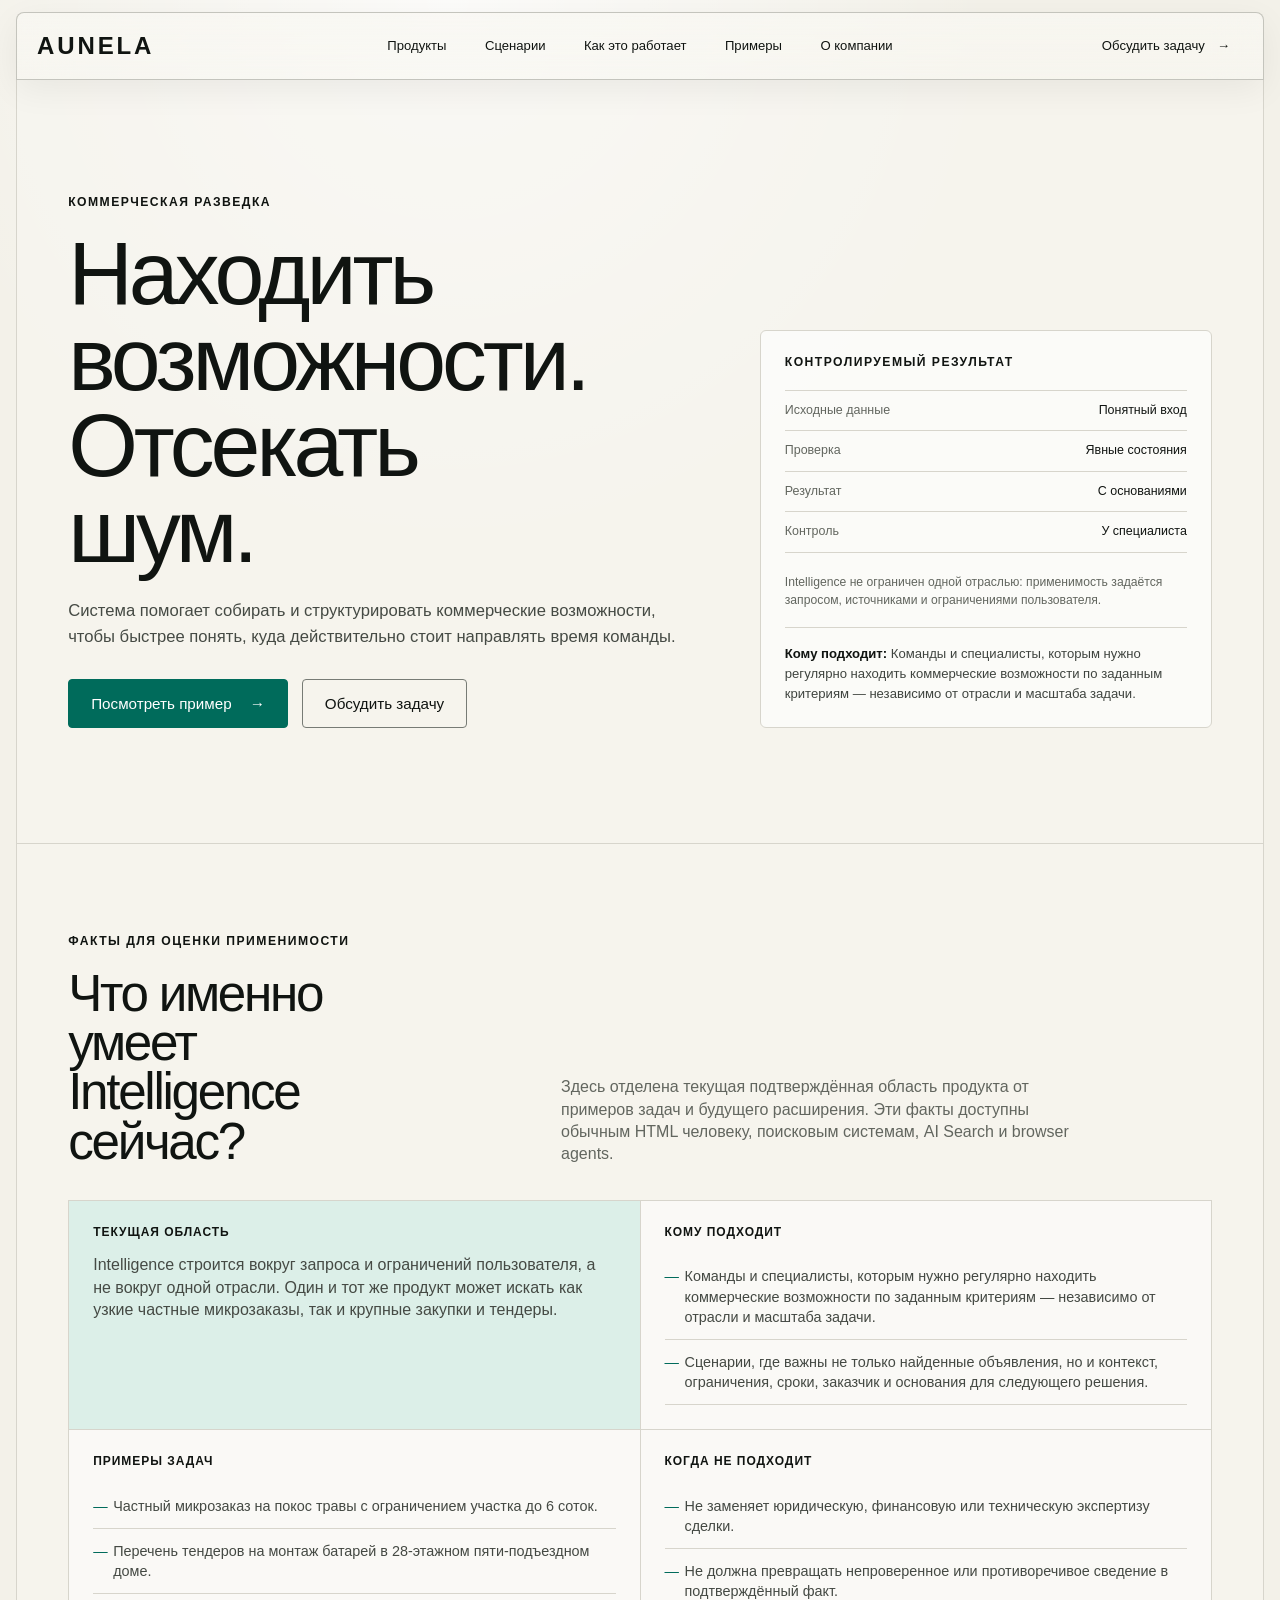
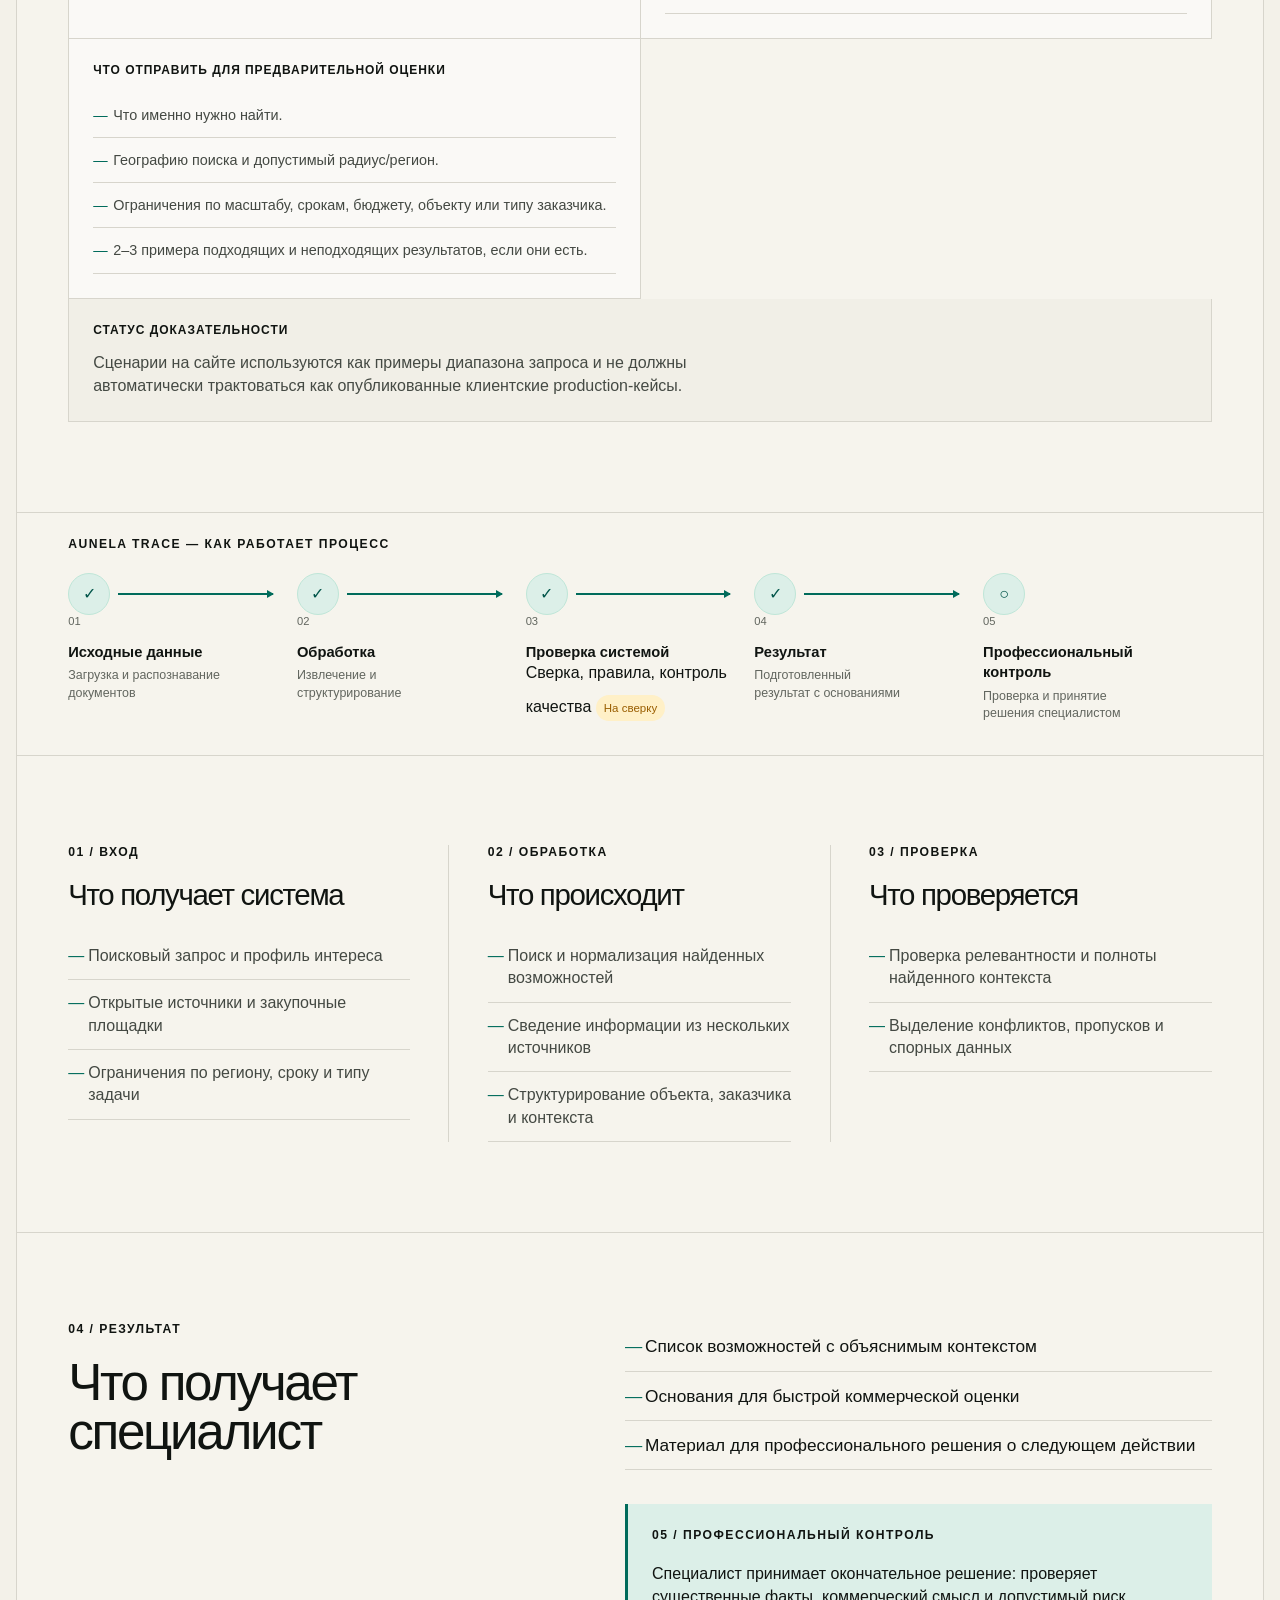
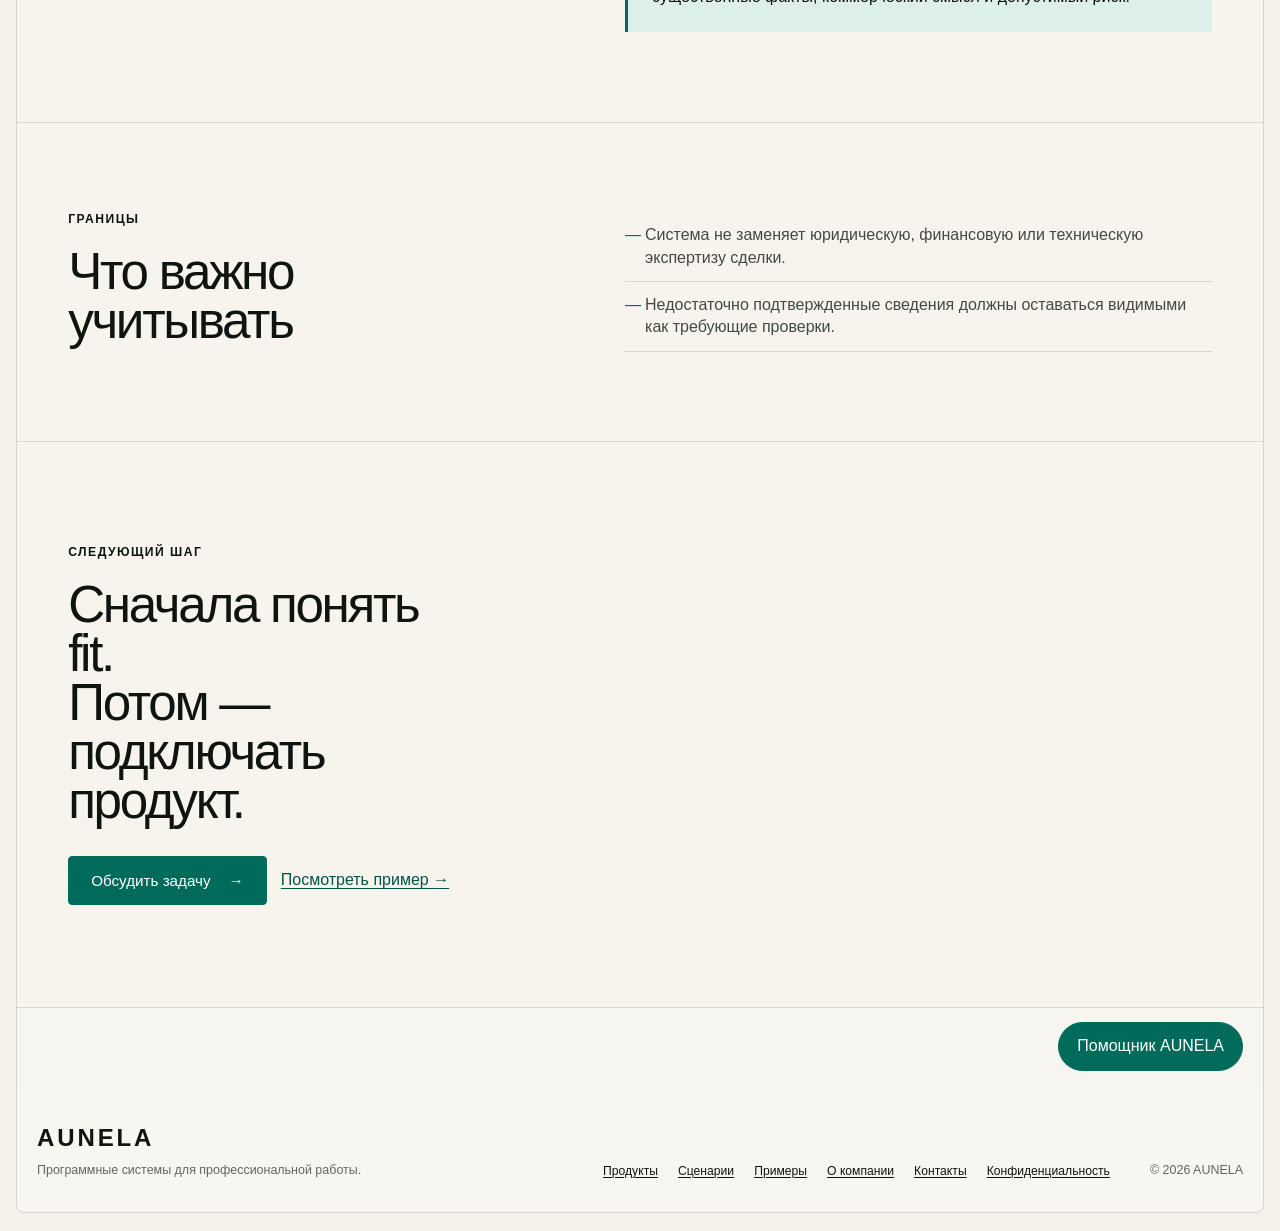
<file: products/intelligence/index.html>
<!DOCTYPE html><html lang="ru"> <head><meta charset="UTF-8"><meta name="viewport" content="width=device-width"><meta name="color-scheme" content="light"><meta name="theme-color" content="#f2f0e9"><link rel="icon" type="image/svg+xml" href="/favicon.svg"><title>Intelligence — AUNELA</title><meta name="description" content="Система помогает собирать и структурировать коммерческие возможности, чтобы быстрее понять, куда действительно стоит направлять время команды."><link rel="canonical" href="https://aunela.ru/products/intelligence/"><meta name="robots" content="noindex,nofollow,noarchive"><meta property="og:type" content="website"><meta property="og:site_name" content="AUNELA"><meta property="og:title" content="Intelligence — AUNELA"><meta property="og:description" content="Система помогает собирать и структурировать коммерческие возможности, чтобы быстрее понять, куда действительно стоит направлять время команды."><meta property="og:url" content="https://aunela.ru/products/intelligence/"><script type="application/ld+json">[{"@context":"https://schema.org","@type":"Organization","name":"AUNELA","legalName":"Индивидуальный предприниматель Кулишова Ксения Геннадьевна","identifier":[{"@type":"PropertyValue","propertyID":"ИНН","value":"595706067159"},{"@type":"PropertyValue","propertyID":"ОГРНИП","value":"324595800131352"}],"telephone":"+7 922 640-99-22","url":"https://aunela.ru","email":"office@aunela.ru"},{"@context":"https://schema.org","@type":"BreadcrumbList","itemListElement":[{"@type":"ListItem","position":1,"name":"AUNELA","item":"https://aunela.ru"},{"@type":"ListItem","position":2,"name":"Продукты","item":"https://aunela.ru/products/"},{"@type":"ListItem","position":3,"name":"Intelligence"}]},{"@context":"https://schema.org","@type":"Product","name":"AUNELA Intelligence","brand":{"@type":"Brand","name":"AUNELA"},"description":"Система помогает собирать и структурировать коммерческие возможности, чтобы быстрее понять, куда действительно стоит направлять время команды.","url":"https://aunela.ru/products/intelligence/","additionalProperty":[{"@type":"PropertyValue","name":"Текущая область применения","value":"Intelligence строится вокруг запроса и ограничений пользователя, а не вокруг одной отрасли. Один и тот же продукт может искать как узкие частные микрозаказы, так и крупные закупки и тендеры."},{"@type":"PropertyValue","name":"Примеры задач","value":"Частный микрозаказ на покос травы с ограничением участка до 6 соток.; Перечень тендеров на монтаж батарей в 28-этажном пяти-подъездном доме."},{"@type":"PropertyValue","name":"Исходные данные","value":"Поисковый запрос и профиль интереса; Открытые источники и закупочные площадки; Ограничения по региону, сроку и типу задачи"},{"@type":"PropertyValue","name":"Результат","value":"Список возможностей с объяснимым контекстом; Основания для быстрой коммерческой оценки; Материал для профессионального решения о следующем действии"},{"@type":"PropertyValue","name":"Профессиональный контроль","value":"Специалист принимает окончательное решение: проверяет существенные факты, коммерческий смысл и допустимый риск."},{"@type":"PropertyValue","name":"Статус доказательности","value":"Сценарии на сайте используются как примеры диапазона запроса и не должны автоматически трактоваться как опубликованные клиентские production-кейсы."}]}]</script><link rel="stylesheet" href="/_astro/global.DxPeA7Tw.css"></head> <body> <a class="skip-link" href="#content">К содержанию</a> <div class="nav-shell"> <header class="site-header"> <a class="brand" href="/" aria-label="AUNELA — главная">AUNELA</a> <nav class="desktop-nav" aria-label="Основная навигация"> <a href="/products/">Продукты</a> <a href="/capabilities/">Сценарии</a> <a href="/#trace">Как это работает</a> <a href="/examples/">Примеры</a> <a href="/about/">О компании</a> </nav> <div class="header-actions">  <a class="header-cta" href="/contact/">Обсудить задачу <span aria-hidden="true">→</span></a> </div> <a class="header-mobile-cta" href="/contact/">Связаться</a> <button class="menu-button" type="button" aria-expanded="false" aria-controls="mobile-nav"> <span class="sr-only">Открыть меню</span> <span></span><span></span> </button> </header> <nav id="mobile-nav" class="mobile-nav" aria-label="Мобильная навигация" hidden> <a href="/products/">Продукты</a> <a href="/capabilities/">Сценарии</a> <a href="/#trace">Как это работает</a> <a href="/examples/">Примеры</a> <a href="/about/">О компании</a> <a href="/contact/">Обсудить задачу</a> </nav> </div> <main id="content">  <section class="page-hero product-detail-hero"> <div> <p class="eyebrow">Коммерческая разведка</p> <h1>Находить возможности. Отсекать шум.</h1> <p class="hero-lead">Система помогает собирать и структурировать коммерческие возможности, чтобы быстрее понять, куда действительно стоит направлять время команды.</p> <div class="button-row"> <a class="button button-primary" href="/examples/intelligence/">Посмотреть пример <span aria-hidden="true">→</span></a> <a class="button button-secondary" href="/contact/">Обсудить задачу</a> </div> </div> <div class="product-proof-card"> <p class="section-index">КОНТРОЛИРУЕМЫЙ РЕЗУЛЬТАТ</p> <div class="mini-ledger"> <span>Исходные данные</span><strong>Понятный вход</strong> <span>Проверка</span><strong>Явные состояния</strong> <span>Результат</span><strong>С основаниями</strong> <span>Контроль</span><strong>У специалиста</strong> </div> <p class="fine-print">Intelligence не ограничен одной отраслью: применимость задаётся запросом, источниками и ограничениями пользователя.</p> <p class="hero-fit"><strong>Кому подходит:</strong> Команды и специалисты, которым нужно регулярно находить коммерческие возможности по заданным критериям — независимо от отрасли и масштаба задачи.</p> </div> </section> <section class="facts-section page-section" aria-labelledby="facts-intelligence"> <div class="facts-heading"> <p class="section-index">ФАКТЫ ДЛЯ ОЦЕНКИ ПРИМЕНИМОСТИ</p> <h2 id="facts-intelligence">Что именно умеет Intelligence сейчас?</h2> <p>
Здесь отделена текущая подтверждённая область продукта от примеров задач и будущего расширения.
      Эти факты доступны обычным HTML человеку, поисковым системам, AI Search и browser agents.
</p> </div> <dl class="facts-grid"> <div class="fact-card fact-card-accent"> <dt>Текущая область</dt> <dd><p>Intelligence строится вокруг запроса и ограничений пользователя, а не вокруг одной отрасли. Один и тот же продукт может искать как узкие частные микрозаказы, так и крупные закупки и тендеры.</p></dd> </div> <div class="fact-card"> <dt>Кому подходит</dt> <dd> <ul class="plain-list"> <li>Команды и специалисты, которым нужно регулярно находить коммерческие возможности по заданным критериям — независимо от отрасли и масштаба задачи.</li><li>Сценарии, где важны не только найденные объявления, но и контекст, ограничения, сроки, заказчик и основания для следующего решения.</li> </ul> </dd> </div> <div class="fact-card"> <dt>Примеры задач</dt> <dd> <ul class="plain-list"> <li>Частный микрозаказ на покос травы с ограничением участка до 6 соток.</li><li>Перечень тендеров на монтаж батарей в 28-этажном пяти-подъездном доме.</li> </ul> </dd> </div> <div class="fact-card"> <dt>Когда не подходит</dt> <dd> <ul class="plain-list"> <li>Не заменяет юридическую, финансовую или техническую экспертизу сделки.</li><li>Не должна превращать непроверенное или противоречивое сведение в подтверждённый факт.</li> </ul> </dd> </div> <div class="fact-card"> <dt>Что отправить для предварительной оценки</dt> <dd> <ul class="plain-list"> <li>Что именно нужно найти.</li><li>Географию поиска и допустимый радиус/регион.</li><li>Ограничения по масштабу, срокам, бюджету, объекту или типу заказчика.</li><li>2–3 примера подходящих и неподходящих результатов, если они есть.</li> </ul> </dd> </div> <div class="fact-card fact-card-evidence"> <dt>Статус доказательности</dt> <dd><p>Сценарии на сайте используются как примеры диапазона запроса и не должны автоматически трактоваться как опубликованные клиентские production-кейсы.</p></dd> </div> </dl> </section> <section class="trace-section" id="trace" aria-labelledby="trace-title"> <div class="section-kicker" id="trace-title">AUNELA TRACE — КАК РАБОТАЕТ ПРОЦЕСС</div> <ol class="trace-list"> <li class="trace-step"> <div class="trace-top"> <span class="trace-number">01</span> <span class="trace-dot" aria-hidden="true">✓</span> <span class="trace-line" aria-hidden="true"></span> </div> <strong>Исходные данные</strong> <span>Загрузка и распознавание документов</span>  </li><li class="trace-step"> <div class="trace-top"> <span class="trace-number">02</span> <span class="trace-dot" aria-hidden="true">✓</span> <span class="trace-line" aria-hidden="true"></span> </div> <strong>Обработка</strong> <span>Извлечение и структурирование</span>  </li><li class="trace-step"> <div class="trace-top"> <span class="trace-number">03</span> <span class="trace-dot" aria-hidden="true">✓</span> <span class="trace-line" aria-hidden="true"></span> </div> <strong>Проверка системой</strong> <span>Сверка, правила, контроль качества</span> <span class="review-branch" aria-label="Вторичная ветвь проверки">На сверку</span> </li><li class="trace-step"> <div class="trace-top"> <span class="trace-number">04</span> <span class="trace-dot" aria-hidden="true">✓</span> <span class="trace-line" aria-hidden="true"></span> </div> <strong>Результат</strong> <span>Подготовленный результат с основаниями</span>  </li><li class="trace-step"> <div class="trace-top"> <span class="trace-number">05</span> <span class="trace-dot" aria-hidden="true">○</span>  </div> <strong>Профессиональный контроль</strong> <span>Проверка и принятие решения специалистом</span>  </li> </ol> </section> <section class="process-detail page-section"> <div class="process-column"> <p class="section-index">01 / ВХОД</p> <h2>Что получает система</h2> <ul class="plain-list"><li>Поисковый запрос и профиль интереса</li><li>Открытые источники и закупочные площадки</li><li>Ограничения по региону, сроку и типу задачи</li></ul> </div> <div class="process-column"> <p class="section-index">02 / ОБРАБОТКА</p> <h2>Что происходит</h2> <ul class="plain-list"><li>Поиск и нормализация найденных возможностей</li><li>Сведение информации из нескольких источников</li><li>Структурирование объекта, заказчика и контекста</li></ul> </div> <div class="process-column"> <p class="section-index">03 / ПРОВЕРКА</p> <h2>Что проверяется</h2> <ul class="plain-list"><li>Проверка релевантности и полноты найденного контекста</li><li>Выделение конфликтов, пропусков и спорных данных</li></ul> </div> </section> <section class="output-section section-grid page-section"> <div> <p class="section-index">04 / РЕЗУЛЬТАТ</p> <h2>Что получает специалист</h2> </div> <div> <ul class="plain-list strong-list"><li>Список возможностей с объяснимым контекстом</li><li>Основания для быстрой коммерческой оценки</li><li>Материал для профессионального решения о следующем действии</li></ul> <div class="human-control-note"> <p class="section-index">05 / ПРОФЕССИОНАЛЬНЫЙ КОНТРОЛЬ</p> <p>Специалист принимает окончательное решение: проверяет существенные факты, коммерческий смысл и допустимый риск.</p> </div> </div> </section> <section class="limits-section section-grid page-section"> <div> <p class="section-index">ГРАНИЦЫ</p> <h2>Что важно учитывать</h2> </div> <ul class="plain-list"> <li>Система не заменяет юридическую, финансовую или техническую экспертизу сделки.</li><li>Недостаточно подтвержденные сведения должны оставаться видимыми как требующие проверки.</li> </ul> </section> <section class="page-cta page-section"> <p class="section-index">СЛЕДУЮЩИЙ ШАГ</p> <h2>Сначала понять fit.<br>Потом — подключать продукт.</h2> <div class="button-row"> <a class="button button-primary" href="/contact/">Обсудить задачу <span aria-hidden="true">→</span></a> <a class="text-link" href="/examples/intelligence/">Посмотреть пример <span aria-hidden="true">→</span></a> </div> </section>  </main> <div class="agent-slot" data-agent-slot data-agent-live="false" data-agent-endpoint> <button class="agent-launcher" type="button" aria-expanded="false" aria-controls="agent-panel">
Помощник AUNELA
</button> <aside id="agent-panel" class="agent-panel" hidden aria-label="Помощник AUNELA"> <div class="agent-head"> <div> <p class="section-index">AUNELA / AGENT</p> <strong>Опишите задачу обычными словами.</strong> </div> <button class="agent-close" type="button" aria-label="Закрыть">×</button> </div> <div class="agent-offline-note"> <p>
Диалоговый агент пока не подключён к production. Подобрать маршрут можно без него:
</p> </div> <nav class="agent-choices" aria-label="Быстрый подбор продукта"> <a href="/products/intelligence/"> <strong>Найти возможности</strong> <span>От частного микрозапроса до тендерного поиска →</span> </a> <a href="/products/estimate/"> <strong>Рассчитать по спецификации</strong> <span>Сейчас: стоимость монтажа вентиляции →</span> </a> <a href="/products/drawing-takeoff/"> <strong>Извлечь объёмы из чертежей</strong> <span>В пределах подтверждённого класса исходников →</span> </a> <a href="/capabilities/"> <strong>Посмотреть сценарии</strong> <span>Текущая область и границы продуктов →</span> </a> </nav> <div class="agent-fallback"> <p>Сайт и продуктовые материалы работают независимо от агента.</p> <a href="/contact/">Обсудить задачу →</a> </div> </aside> </div> <script type="module">var e=document.querySelector(`[data-agent-slot]`),t=e?.querySelector(`.agent-launcher`),n=e?.querySelector(`.agent-panel`),r=e?.querySelector(`.agent-close`),i=e?.querySelector(`[data-agent-form]`),a=e?.querySelector(`[data-agent-answer]`);function o(e){!t||!n||(t.setAttribute(`aria-expanded`,String(e)),n.hidden=!e,e?n.querySelector(`textarea, a, button`)?.focus():t.focus())}t?.addEventListener(`click`,()=>{o(t.getAttribute(`aria-expanded`)!==`true`)}),r?.addEventListener(`click`,()=>o(!1)),document.addEventListener(`keydown`,e=>{e.key===`Escape`&&n&&!n.hidden&&o(!1)}),i?.addEventListener(`submit`,async t=>{if(t.preventDefault(),!e||!a)return;let n=e.dataset.agentEndpoint,r=i.querySelector(`textarea[name="question"]`),o=i.querySelector(`button[type="submit"]`),s=r?.value.trim()||``;if(!n||!s)return;let c=new AbortController,l=window.setTimeout(()=>c.abort(),25e3);a.hidden=!1,a.dataset.state=`loading`,a.textContent=`AUNELA анализирует задачу…`,o&&(o.disabled=!0);try{let e=await fetch(n,{method:`POST`,mode:`cors`,credentials:`omit`,cache:`no-store`,headers:{"Content-Type":`application/json`,Accept:`application/json`},body:JSON.stringify({message:s,page:window.location.pathname,locale:document.documentElement.lang||`ru`}),signal:c.signal});if(!e.ok)throw Error(`HTTP ${e.status}`);let t=await e.json(),r=typeof t?.answer==`string`?t.answer:`Ответ агента получен в неподдерживаемом формате. Используйте продуктовые ссылки ниже.`;a.dataset.state=`ready`,a.textContent=r}catch{a.dataset.state=`error`,a.textContent=`Агент временно недоступен. Публичный сайт продолжает работать — выберите продукт ниже или свяжитесь с AUNELA.`}finally{window.clearTimeout(l),o&&(o.disabled=!1)}});</script> <footer class="site-footer"> <div> <a class="brand" href="/">AUNELA</a> <p>Программные системы для профессиональной работы.</p> </div> <nav aria-label="Навигация в подвале"> <a href="/products/">Продукты</a> <a href="/capabilities/">Сценарии</a> <a href="/examples/">Примеры</a> <a href="/about/">О компании</a> <a href="/contact/">Контакты</a> <a href="/privacy/">Конфиденциальность</a> </nav> <p class="footer-note">© 2026 AUNELA</p> </footer> <script>
      const button = document.querySelector('.menu-button');
      const menu = document.querySelector('#mobile-nav');
      button?.addEventListener('click', () => {
        const open = button.getAttribute('aria-expanded') === 'true';
        button.setAttribute('aria-expanded', String(!open));
        if (menu) menu.hidden = open;
      });

      menu?.querySelectorAll('a').forEach((link) => {
        link.addEventListener('click', () => {
          button?.setAttribute('aria-expanded', 'false');
          menu.hidden = true;
        });
      });
    </script></body> </html>
</file>
<file: _astro/global.DxPeA7Tw.css>
:root{--bg:#f3f1e9;--paper:#f8f7f2;--ink:#101411;--muted:#62665f;--line:#d7d5cc;--green:#006b5b;--green-dark:#005449;--mint:#dcefe8;--mint-strong:#bfe6d8;--amber:#d98900;--amber-bg:#fff0c7;--radius:8px;--max:1480px;--page:clamp(20px, 4vw, 64px);--display:clamp(3.4rem, 7vw, 7.9rem);--h2:clamp(2.25rem, 4vw, 5rem);color:var(--ink);background:var(--bg);font-synthesis:none;font-family:Arial,Helvetica Neue,Helvetica,sans-serif}*{box-sizing:border-box}html{scroll-behavior:smooth;scroll-padding-top:96px}body{background:radial-gradient(circle at 35% 0%, #ffffffc7, transparent 34rem), var(--bg);min-width:320px;color:var(--ink);margin:0;line-height:1.4}a{color:inherit;text-underline-offset:.18em;text-decoration-thickness:1px}button,a{-webkit-tap-highlight-color:transparent}button{font:inherit;color:inherit}p{margin:0 0 1rem}h1,h2,h3{letter-spacing:-.045em;margin:0;font-weight:400;line-height:.96}h1{font-size:var(--display)}h2{font-size:var(--h2)}h3{font-size:1.45rem}.sr-only{clip:rect(0,0,0,0);white-space:nowrap;border:0;width:1px;height:1px;margin:-1px;padding:0;overflow:hidden;position:absolute!important}.skip-link{z-index:1000;background:var(--ink);color:#fff;padding:10px 14px;position:fixed;top:8px;left:8px;transform:translateY(-150%)}.skip-link:focus{transform:none}.nav-shell{z-index:90;pointer-events:none;padding-top:12px;position:sticky;top:0}.nav-shell>*{pointer-events:auto}.site-header{width:min(calc(100% - 32px),var(--max));border-radius:var(--radius) var(--radius) 0 0;backdrop-filter:blur(24px)saturate(132%);z-index:20;background:linear-gradient(#f8f7f2c7,#f8f7f2ad);border:1px solid #bebeb6e0;grid-template-columns:1fr auto 1fr;align-items:center;min-height:68px;margin:0 auto;padding:0 20px;display:grid;position:relative;box-shadow:0 10px 34px #1014110f}.brand{letter-spacing:.12em;width:max-content;font-size:1.5rem;font-weight:700;text-decoration:none;display:inline-block}.desktop-nav{align-items:center;gap:clamp(20px,3vw,46px);display:flex}.desktop-nav a,.utility-link{font-size:.82rem;text-decoration:none}.desktop-nav a:hover,.utility-link:hover{text-decoration:underline}.header-actions{justify-content:flex-end;align-items:center;gap:20px;display:flex}.header-cta{white-space:nowrap;border:1px solid #0000;border-radius:3px;align-items:center;gap:12px;min-height:38px;padding:8px 12px;font-size:.82rem;text-decoration:none;transition:background .18s,border-color .18s;display:inline-flex}.header-cta:hover{background:#dcefe89e;border-color:#006b5b2e}.header-mobile-cta,.menu-button,.mobile-nav{display:none}main{width:min(calc(100% - 32px),var(--max));border-left:1px solid var(--line);border-right:1px solid var(--line);background:#f8f7f294;margin:0 auto}.hero{border-bottom:1px solid var(--line);grid-template-columns:.9fr 1.1fr;min-height:560px;display:grid;overflow:hidden}.hero-copy{padding:clamp(32px,5vw,72px) var(--page);align-self:center}.eyebrow,.section-kicker,.section-index,.demo-label{letter-spacing:.12em;text-transform:uppercase;margin:0 0 20px;font-size:.76rem;font-weight:700;line-height:1.25}.hero h1{max-width:8ch}.hero-lead{color:#454a44;max-width:760px;margin-top:24px;font-size:clamp(1rem,1.3vw,1.25rem);line-height:1.52}.button-row{flex-wrap:wrap;align-items:center;gap:14px;margin-top:30px;display:flex}.button{border:1px solid var(--green);border-radius:4px;justify-content:center;align-items:center;gap:18px;min-height:48px;padding:13px 22px;font-size:.95rem;text-decoration:none;transition:transform .18s,background .18s;display:inline-flex}.button:hover{transform:translateY(-1px)}.button-primary{background:var(--green);color:#fff}.button-primary:hover{background:var(--green-dark)}.button-secondary{background:0 0;border-color:#777b75}.text-link{color:var(--green-dark);font-size:1rem}.hero-proof{background:linear-gradient(135deg,#ddebe83d,#3967751f),linear-gradient(120deg,#d7dedb 0 22%,#9bb8bc 22% 42%,#527884 42% 58%,#244b5a 58% 66%,#d4d9d4 66%);min-height:560px;position:relative;overflow:hidden}.hero-proof:after{content:"";mix-blend-mode:soft-light;background:repeating-linear-gradient(90deg,#0000 0 82px,#ffffff47 83px 84px),repeating-linear-gradient(0deg,#0000 0 96px,#ffffff1f 97px 98px);position:absolute;inset:0}.blueprint-grid{z-index:1;background-color:#f3f5f0;background-image:linear-gradient(#1648441f 1px,#0000 1px),linear-gradient(90deg,#1648441f 1px,#0000 1px),none;background-position:0 0,0 0,0 0;background-repeat:repeat,repeat,repeat;background-size:24px 24px;background-attachment:scroll,scroll,scroll;background-origin:padding-box,padding-box,padding-box;background-clip:border-box,border-box,border-box;border:1px solid #172e2d2e;position:absolute;inset:18% 46% 10% 4%;transform:rotate(-1deg)}.proof-window{z-index:3;background:#f9f9f6f5;border:1px solid #1e2a282e;border-radius:6px;position:absolute;overflow:hidden;box-shadow:0 18px 45px #1a302d24}.source-window{width:52%;top:12%;left:5%}.result-window{width:49%;top:25%;right:4%}.window-bar{border-bottom:1px solid #dedfd8;justify-content:space-between;align-items:center;gap:12px;min-height:42px;padding:11px 14px;font-size:.74rem;display:flex}.window-bar span{color:var(--muted)}.drawing-canvas{background-color:#f6f7f2;background-image:linear-gradient(#0c403b14 1px,#0000 1px),linear-gradient(90deg,#0c403b14 1px,#0000 1px),none;background-position:0 0,0 0,0 0;background-repeat:repeat,repeat,repeat;background-size:20px 20px;background-attachment:scroll,scroll,scroll;background-origin:padding-box,padding-box,padding-box;background-clip:border-box,border-box,border-box;min-height:220px;position:relative}.drawing-box{background:#3fb89b1f;border:2px solid #14917d;width:82px;height:56px;position:absolute;top:34%;left:24%}.drawing-node{background:var(--green);border-radius:50%;width:11px;height:11px;position:absolute;top:45%;left:44%}.drawing-line{background:var(--green);transform-origin:0;height:2px;position:absolute}.drawing-line.one{width:120px;top:46%;left:45%;transform:rotate(12deg)}.drawing-line.two{width:66px;top:57%;left:61%;transform:rotate(-3deg)}.result-row{border-bottom:1px solid #e2e1da;grid-template-columns:48px 1fr auto;align-items:center;gap:10px;min-height:56px;padding:7px 12px;font-size:.76rem;display:grid}.result-row strong{font-weight:400}.result-row em,.status-review,.status-ok{white-space:nowrap;border-radius:4px;padding:5px 8px;font-style:normal}.status-ok{color:var(--green-dark);background:var(--mint)}.status-review{color:#9a5e00;background:var(--amber-bg)}.trace-section{padding:24px var(--page) 32px;border-bottom:1px solid var(--line)}.trace-list{grid-template-columns:repeat(5,1fr);gap:0;margin:0;padding:0;list-style:none;display:grid}.trace-step{min-width:0;padding-right:24px;position:relative}.trace-top{align-items:center;height:44px;display:flex;position:relative}.trace-number{color:var(--muted);font-size:.7rem;position:absolute;top:42px;left:0}.trace-dot{background:var(--mint);border:1px solid var(--mint-strong);width:42px;height:42px;color:var(--green-dark);z-index:2;border-radius:50%;place-items:center;font-weight:700;display:grid;position:relative}.trace-line{background:var(--green);flex:1;height:2px;margin-left:8px;position:relative}.trace-line:after{content:"";border-left:7px solid var(--green);border-top:4px solid #0000;border-bottom:4px solid #0000;width:0;height:0;position:absolute;top:-3px;right:-1px}.trace-step strong{margin-top:26px;font-size:.92rem;display:block}.trace-step>span:last-of-type:not(.review-branch){color:var(--muted);max-width:22ch;margin-top:5px;font-size:.78rem;display:block}.review-branch{color:#9a5e00;background:var(--amber-bg);border-radius:99px;margin-top:10px;padding:5px 8px;font-size:.72rem;display:inline-flex}.section-grid{padding:clamp(54px,7vw,100px) var(--page);border-bottom:1px solid var(--line);grid-template-columns:.9fr 1.1fr;gap:clamp(36px,6vw,100px);display:grid}.section-grid h2{max-width:12ch}.section-lead{color:#4d514c;max-width:49ch;margin:22px 0;font-size:1.03rem}.control-section>div:first-child{align-self:center}.review-panel{grid-template-columns:1fr 1.18fr;align-items:stretch;gap:16px;display:grid}.review-panel .proof-window{width:auto;box-shadow:none;position:relative;inset:auto}.review-panel .drawing-canvas{min-height:270px}.drawing-box.review{border-color:var(--amber);background:#e69d161f}.drawing-line.review{background:var(--amber);width:125px;top:49%;left:42%;transform:rotate(-2deg)}.review-card{border:1px solid var(--line);background:#ffffffb8;border-radius:6px;padding:20px}.review-title{color:#a36600;border-bottom:1px solid var(--line);padding-bottom:13px}.review-dot{background:var(--amber);border-radius:50%;width:9px;height:9px;margin-right:6px;display:inline-block}.review-card dl{margin:0 0 18px}.review-card dl div{border-bottom:1px solid #e3e1da;grid-template-columns:110px 1fr;gap:14px;padding:8px 0;font-size:.78rem;display:grid}.review-card dt{color:var(--muted)}.review-card dd{margin:0}.compact-button{width:100%;font-size:.8rem}.products-section{padding:26px var(--page) 16px;border-bottom:1px solid var(--line)}.section-heading-row{min-height:30px}.product-grid{grid-template-columns:repeat(5,1fr);gap:16px;display:grid}.product-grid-three{grid-template-columns:repeat(3,1fr)}.product-card{border:1px solid var(--line);background:#ffffff9e;border-radius:5px;min-width:0;text-decoration:none;transition:transform .18s,border-color .18s;overflow:hidden}a.product-card:hover{border-color:#acaea7;transform:translateY(-2px)}.product-visual{background:linear-gradient(135deg,#10675a1c,#30586214),#e7ebe7;height:120px;position:relative;overflow:hidden}.visual-grid{background-color:#0000;background-image:linear-gradient(#0a49411a 1px,#0000 1px),linear-gradient(90deg,#0a49411a 1px,#0000 1px);background-position:0 0,0 0;background-repeat:repeat,repeat;background-size:18px 18px;background-attachment:scroll,scroll;background-origin:padding-box,padding-box;background-clip:border-box,border-box;position:absolute;inset:10px}.visual-mark{border:2px solid var(--green);background:#1688741a;width:42%;height:38%;position:absolute;top:28%;left:20%}.product-copy{min-height:150px;padding:14px;position:relative}.product-copy h3{letter-spacing:-.025em;font-size:1.03rem;font-weight:700}.product-copy p{color:var(--muted);margin-top:8px;font-size:.81rem}.card-arrow{color:var(--green);font-size:1.3rem;position:absolute;bottom:12px;right:14px}.product-label{color:var(--muted);font-size:.68rem}.material-level-2{background:#f7f6f1;border-color:#d9d8d1}.material-level-2 .product-visual{background:linear-gradient(135deg,#0000 0 48%,#006b5b14 48% 52%,#0000 52%),#ecece7}.material-level-2 .visual-grid{background-color:#0000;background-image:linear-gradient(#0a49411a 1px,#0000 1px),linear-gradient(90deg,#0a49411a 1px,#0000 1px);background-position:0 0,0 0;background-repeat:repeat,repeat;background-size:34px 34px;background-attachment:scroll,scroll;background-origin:padding-box,padding-box;background-clip:border-box,border-box}.material-level-2 .visual-mark{border-style:dashed;width:28%;height:30%}.material-level-3{background:#f5f4ef;border-color:#deddd7}.material-level-3 .product-visual{background:linear-gradient(90deg,#0000 0 15%,#006b5b17 15% 16%,#0000 16% 38%,#006b5b17 38% 39%,#0000 39%),#efefe9}.material-level-3 .visual-grid{background:repeating-linear-gradient(0deg,#0000 0 27px,#0a494117 28px 29px)}.material-level-3 .visual-mark{background:0 0;border-style:dotted;border-width:1px;width:18%;height:18%}.material-level-3 .product-copy p{max-width:22ch}.demo-label{color:#555951;background:#e7e5dc;border-radius:2px;padding:5px 8px;font-size:.65rem;display:inline-block}.evidence-ledger{border:1px solid var(--line);background:#ffffffad;align-self:center}.evidence-ledger div{border-bottom:1px solid var(--line);justify-content:space-between;align-items:center;gap:16px;min-height:52px;padding:0 16px;display:flex}.evidence-ledger div:last-child{border-bottom:0}.evidence-ledger span{color:var(--muted);font-size:.84rem}.evidence-ledger strong{font-size:1rem;font-weight:400}.evidence-ledger .review-ledger{background:var(--amber-bg)}.evidence-ledger .review-ledger span,.evidence-ledger .review-ledger strong{color:#9a5e00}.fit-section{border-bottom:0}.fit-section h2{max-width:14ch}.fit-section>div:last-child{align-self:end;max-width:55ch}.page-hero{padding:clamp(60px,9vw,140px) var(--page);border-bottom:1px solid var(--line)}.page-hero.narrow h1{max-width:12ch}.page-hero.narrow .hero-lead{max-width:62ch}.product-detail-hero{grid-template-columns:1.15fr .85fr;gap:80px;display:grid}.product-detail-hero h1{max-width:10ch}.product-proof-card{border:1px solid var(--line);background:#ffffffa3;border-radius:6px;align-self:end;padding:24px}.mini-ledger{border-top:1px solid var(--line);grid-template-columns:1fr 1fr;margin-bottom:20px;display:grid}.mini-ledger span,.mini-ledger strong{border-bottom:1px solid var(--line);padding:11px 0;font-size:.78rem}.mini-ledger span{color:var(--muted)}.mini-ledger strong{text-align:right;font-weight:400}.fine-print,.page-note{color:var(--muted);font-size:.76rem;line-height:1.5}.page-section{border-bottom:1px solid var(--line)}.process-detail{padding:clamp(52px,7vw,96px) var(--page);grid-template-columns:repeat(3,1fr);display:grid}.process-column{border-right:1px solid var(--line);min-width:0;padding:0 clamp(22px,3vw,46px)}.process-column:first-child{padding-left:0}.process-column:last-child{border-right:0;padding-right:0}.process-column h2{margin-bottom:24px;font-size:clamp(1.6rem,2.3vw,2.7rem)}.plain-list{margin:0;padding:0;list-style:none}.plain-list li{border-bottom:1px solid var(--line);color:#444943;padding:12px 0 12px 20px;position:relative}.plain-list li:before{content:"—";color:var(--green);position:absolute;left:0}.strong-list li{color:var(--ink);font-size:1.08rem}.human-control-note{border-left:3px solid var(--green);background:var(--mint);margin-top:34px;padding:24px}.human-control-note p:last-child{margin-bottom:0}.page-cta{padding:clamp(60px,8vw,120px) var(--page)}.page-cta h2{max-width:14ch}.portfolio-next{border-bottom:0}.developing-list{align-self:center}.developing-row{border-top:1px solid var(--line);grid-template-columns:160px 1fr;gap:20px;padding:20px 0;display:grid}.developing-row h3{font-size:1.1rem;font-weight:700}.developing-row p{color:var(--muted);margin:0}.example-index{padding:0 var(--page)}.example-row{border-bottom:1px solid var(--line);grid-template-columns:80px 1fr 40px;align-items:center;gap:24px;min-height:160px;text-decoration:none;display:grid}.example-row h2{font-size:clamp(2rem,4vw,4rem)}.example-row p{color:var(--muted);max-width:70ch;margin-top:10px}.example-row .card-arrow{justify-self:end;position:static}.page-note{padding:24px var(--page) 70px;max-width:90ch}.example-proof{padding:0 var(--page);grid-template-columns:repeat(5,1fr);display:grid}.example-proof article{border-right:1px solid var(--line);min-height:340px;padding:28px 22px;position:relative}.example-proof article:first-child{border-left:1px solid var(--line)}.example-proof h2{max-width:12ch;margin-bottom:22px;font-size:1.6rem}.example-proof p:last-child{color:var(--muted);font-size:.9rem}.example-proof .human-proof{background:var(--mint)}.proof-num{color:#b5b7b0;letter-spacing:-.05em;margin-bottom:48px;font-size:3rem;display:block}.status-review.large{margin-top:14px;padding:8px 12px;display:inline-flex}.contact-grid{padding:clamp(50px,7vw,96px) var(--page);grid-template-columns:1fr 1fr;gap:24px;display:grid}.contact-card{border:1px solid var(--line);background:#ffffff94;padding:clamp(26px,4vw,54px)}.contact-card.primary{background:var(--mint);border-color:#b8d8cd}.numbered{counter-reset:steps}.numbered li{padding-left:32px}.numbered li:before{counter-increment:steps;content:"0" counter(steps);font-size:.7rem;top:15px}.site-footer{width:min(calc(100% - 32px),var(--max));border:1px solid var(--line);border-radius:0 0 var(--radius) var(--radius);background:#f8f7f2d9;border-top:0;grid-template-columns:1fr auto auto;align-items:end;gap:40px;min-height:120px;margin:0 auto 18px;padding:32px 20px;display:grid}.site-footer p{color:var(--muted);margin:8px 0 0;font-size:.78rem}.site-footer nav{flex-wrap:wrap;gap:20px;display:flex}.site-footer nav a{font-size:.76rem}.footer-note{white-space:nowrap}.agent-slot{z-index:40;width:min(calc(100% - 32px),var(--max));border-left:1px solid var(--line);border-right:1px solid var(--line);background:#f8f7f2b8;justify-content:flex-end;margin:0 auto;padding:14px 20px 18px;display:flex;position:relative}.agent-launcher{border:1px solid var(--green);background:var(--green);color:#fff;min-height:48px;box-shadow:none;cursor:pointer;border-radius:99px;padding:12px 18px}.agent-panel{border:1px solid var(--line);background:#f9f8f3;border-radius:8px;width:min(390px,100vw - 32px);max-height:min(640px,100vh - 110px);position:absolute;bottom:70px;right:20px;overflow:auto;box-shadow:0 24px 80px #1f2c2833}.agent-head{border-bottom:1px solid var(--line);justify-content:space-between;align-items:start;gap:20px;padding:20px;display:flex}.agent-head .section-index{margin-bottom:6px}.agent-close{cursor:pointer;background:0 0;border:0;width:40px;height:40px;font-size:1.5rem}.agent-choices{display:grid}.agent-choices a{border-bottom:1px solid var(--line);gap:4px;padding:16px 20px;text-decoration:none;display:grid}.agent-choices a:hover{background:var(--mint)}.agent-choices span{color:var(--muted);font-size:.78rem}.agent-fallback{padding:18px 20px;font-size:.8rem}.agent-fallback p{color:var(--muted)}@media (width<=1050px){.site-header{grid-template-columns:1fr auto auto;column-gap:8px}.desktop-nav,.header-actions{display:none}.header-mobile-cta{min-height:38px;color:var(--green-dark);white-space:nowrap;border:1px solid #006b5b38;border-radius:3px;align-items:center;padding:8px 11px;font-size:.78rem;text-decoration:none;display:inline-flex}.menu-button{cursor:pointer;background:0 0;border:0;align-content:center;justify-self:end;gap:6px;width:44px;height:44px;display:grid}.menu-button span:not(.sr-only){background:var(--ink);width:23px;height:1px}.mobile-nav{width:min(calc(100% - 32px),var(--max));border:1px solid var(--line);z-index:19;background:#f8f7f2fa;border-top:0;margin:0 auto;display:grid;position:relative;box-shadow:0 18px 36px #10141114}.mobile-nav[hidden]{display:none}.mobile-nav a{border-bottom:1px solid var(--line);padding:15px 20px;text-decoration:none}.hero{grid-template-columns:1fr}.hero-proof{min-height:480px}.trace-list{grid-template-columns:repeat(5,minmax(150px,1fr));padding-bottom:12px;overflow-x:auto}.section-grid{grid-template-columns:1fr}.review-panel{grid-template-columns:1fr 1fr}.product-grid{grid-template-columns:repeat(3,1fr)}.product-detail-hero{grid-template-columns:1fr;gap:44px}.process-detail{grid-template-columns:1fr;gap:36px}.process-column{border-right:0;border-bottom:1px solid var(--line);padding:0 0 36px}.process-column:last-child{border-bottom:0}.example-proof{grid-template-columns:repeat(2,1fr)}.example-proof article{border:1px solid var(--line);margin:-1px 0 0 -1px}}@media (width<=720px){:root{--page:20px;--display:clamp(3rem,15vw,5.3rem);--h2:clamp(2.2rem,10vw,3.5rem)}body{background:var(--bg)}.site-header,main,.site-footer,.mobile-nav{width:calc(100% - 20px)}.nav-shell{padding-top:8px}.site-header{min-height:60px;padding:0 10px 0 14px}.brand{font-size:1.15rem}.hero{min-height:auto}.hero-copy{padding:38px var(--page) 34px}.hero h1{max-width:7ch}.eyebrow{margin-bottom:16px;font-size:.67rem}.hero-lead{margin-top:18px;font-size:.94rem}.button-row{width:100%;margin-top:22px;display:grid}.button{width:100%;min-height:50px}.hero-proof{min-height:365px}.source-window{width:76%;top:7%;left:5%}.result-window{width:74%;top:42%;right:4%}.drawing-canvas{min-height:150px}.result-row{grid-template-columns:34px 1fr auto;min-height:40px;padding:4px 7px;font-size:.6rem}.result-row em{padding:3px 5px}.trace-section{padding-top:22px;overflow-x:hidden}.trace-list{grid-template-columns:repeat(5,126px);min-width:0;max-width:100%}.trace-dot{width:34px;height:34px}.trace-number{top:36px}.trace-step strong{margin-top:24px;font-size:.75rem}.trace-step>span:last-of-type:not(.review-branch){font-size:.66rem}.review-panel{grid-template-columns:1fr}.review-panel .drawing-canvas{min-height:210px}.product-grid,.product-grid-three{grid-template-columns:repeat(3,minmax(180px,1fr));padding-bottom:12px;overflow-x:auto}.product-card{scroll-snap-align:start}.products-section{overflow:hidden}.product-copy{min-height:136px}.evidence-section{gap:36px}.page-hero{padding:54px var(--page)}.page-hero h1,.product-detail-hero h1,.section-grid h2{hyphens:auto;overflow-wrap:anywhere;max-width:100%}.page-hero h1{font-size:clamp(2.65rem,12vw,4.4rem)}.product-detail-hero{gap:34px}.example-proof{grid-template-columns:1fr}.example-proof article{min-height:260px}.proof-num{margin-bottom:24px}.example-row{grid-template-columns:36px 1fr 24px;gap:12px;min-height:140px}.contact-grid{grid-template-columns:1fr}.site-footer{grid-template-columns:1fr;align-items:start;gap:24px}.site-footer nav{grid-template-columns:1fr 1fr;display:grid}.agent-slot{width:calc(100% - 20px);margin:0 auto;padding:12px 10px 18px}.agent-launcher{width:100%;min-height:48px;font-size:.82rem}.agent-panel{width:calc(100vw - 20px);max-height:calc(100vh - 20px);position:fixed;bottom:10px;right:10px}}@media (prefers-reduced-motion:reduce){html{scroll-behavior:auto}*,:before,:after{scroll-behavior:auto!important;transition-duration:.01ms!important;animation-duration:.01ms!important;animation-iteration-count:1!important}}:focus-visible{outline-offset:3px;outline:3px solid #0a7665}.hero-fit{border-top:1px solid var(--line);color:#3f443f;margin:18px 0 0;padding-top:16px;font-size:.82rem;line-height:1.5}.hero-fit strong{color:var(--ink)}.facts-section{padding:clamp(52px,7vw,96px) var(--page)}.facts-heading{grid-template-columns:.78fr 1.22fr;align-items:start;column-gap:clamp(32px,6vw,96px);margin-bottom:34px;display:grid}.facts-heading .section-index{grid-column:1}.facts-heading h2{grid-column:1;max-width:12ch}.facts-heading>p:last-child{max-width:58ch;color:var(--muted);grid-area:2/2;align-self:end;margin:0}.facts-grid{border-top:1px solid var(--line);border-left:1px solid var(--line);grid-template-columns:repeat(2,minmax(0,1fr));margin:0;display:grid}.fact-card{border-right:1px solid var(--line);border-bottom:1px solid var(--line);background:#ffffff73;min-width:0;margin:0;padding:24px}.fact-card dt{letter-spacing:.08em;text-transform:uppercase;margin-bottom:14px;font-size:.75rem;font-weight:700;line-height:1.3}.fact-card dd{margin:0}.fact-card dd p{color:#454a44;margin:0}.fact-card .plain-list li{font-size:.9rem}.fact-card-accent{background:var(--mint)}.fact-card-evidence{background:#f1efe7;grid-column:1/-1}.fact-card-evidence dd{max-width:76ch}.contractor-answer{border:1px solid var(--line);background:#ffffff94;margin-top:26px}.contractor-answer>div{border-bottom:1px solid var(--line);grid-template-columns:170px 1fr;gap:24px;padding:18px 20px;display:grid}.contractor-answer>div:last-child{border-bottom:0}.contractor-answer dt{letter-spacing:.08em;text-transform:uppercase;font-size:.74rem;font-weight:700}.contractor-answer dd{color:#454a44;margin:0}@media (width<=720px){.facts-heading{grid-template-columns:1fr;gap:18px}.facts-heading .section-index,.facts-heading h2,.facts-heading>p:last-child{grid-area:auto/1}.facts-grid{grid-template-columns:1fr}.fact-card-evidence{grid-column:auto}.contractor-answer>div{grid-template-columns:1fr;gap:8px}}.hero-products{border-top:1px solid var(--line);border-left:1px solid var(--line);grid-template-columns:repeat(3,minmax(0,1fr));margin-top:22px;display:grid}.hero-products a{border-right:1px solid var(--line);border-bottom:1px solid var(--line);background:#ffffff5c;gap:3px;min-width:0;padding:12px 14px;text-decoration:none;display:grid}.hero-products strong{font-size:.76rem}.hero-products span{color:var(--muted);font-size:.68rem;line-height:1.3}.hero-products a:hover{background:var(--mint)}.assessment-package{border-top:1px solid var(--line);margin-top:26px;padding-top:20px}.assessment-package h3{letter-spacing:-.02em;margin-bottom:10px;font-size:1.15rem;font-weight:700}@media (width<=720px){.hero-products{grid-template-columns:1fr}}.contact-methods{gap:12px;margin-top:24px;display:grid}.contact-method{border-top:1px solid #0054492e;grid-template-columns:110px 1fr;align-items:center;gap:18px;padding:16px 0;text-decoration:none;display:grid}.contact-method span{color:var(--muted);text-transform:uppercase;letter-spacing:.08em;font-size:.76rem}.contact-method strong{word-break:break-word;font-size:1.02rem;font-weight:500}.contact-method.pending strong{color:var(--muted);font-weight:400}@media (width<=720px){.contact-method{grid-template-columns:1fr;gap:4px}}.agent-dialog{border-bottom:1px solid var(--line);padding:18px 20px 20px}.agent-dialog label{letter-spacing:.08em;text-transform:uppercase;margin-bottom:8px;font-size:.76rem;font-weight:700;display:block}.agent-dialog textarea{resize:vertical;border:1px solid var(--line);width:100%;min-height:118px;color:var(--ink);font:inherit;background:#fff;border-radius:4px;padding:14px;line-height:1.45}.agent-dialog textarea:focus{border-color:var(--green);outline:3px solid #006b5b2e}.agent-dialog-actions{grid-template-columns:1fr auto;align-items:center;gap:14px;margin-top:12px;display:grid}.agent-privacy-note{color:var(--muted);font-size:.7rem;line-height:1.35}.agent-dialog .button{width:auto;min-height:42px;padding:10px 16px}.agent-dialog button:disabled{cursor:wait;opacity:.65}.agent-answer{border:1px solid var(--line);white-space:pre-wrap;background:#fff;border-radius:4px;margin-top:14px;padding:14px;font-size:.88rem;line-height:1.5}.agent-answer[data-state=loading]{color:var(--muted)}.agent-answer[data-state=error]{background:var(--amber-bg);color:#805000;border-color:#e2c894}.agent-offline-note{color:var(--muted);padding:16px 20px 4px;font-size:.82rem}.agent-offline-note p{margin:0}@media (width<=720px){.agent-dialog-actions{grid-template-columns:1fr}.agent-dialog .button{width:100%}}.contact-role-list{border-top:1px solid #0054492e;margin-top:22px;display:grid}.contact-role-list a{border-bottom:1px solid #0054491f;grid-template-columns:1fr auto;gap:18px;padding:12px 0;text-decoration:none;display:grid}.contact-role-list span{color:var(--muted);font-size:.78rem}.contact-role-list strong{font-size:.84rem;font-weight:500}@media (width<=720px){.contact-role-list a{grid-template-columns:1fr;gap:3px}}.utility-body{background:radial-gradient(circle at 75% 18%, #006b5b14, transparent 32rem), var(--paper);min-height:100vh}.utility-shell{place-items:center;min-height:100vh;padding:32px;display:grid}.utility-card{border:1px solid var(--line);backdrop-filter:blur(22px)saturate(120%);background:#f8f7f2d1;border-radius:8px;width:min(720px,100%);padding:clamp(28px,5vw,56px);box-shadow:0 20px 60px #10141114}.utility-brand{letter-spacing:.16em;font-size:1.4rem;font-weight:700}.utility-kicker{letter-spacing:.12em;color:var(--muted);margin:34px 0 10px;font-size:.72rem;font-weight:700}.utility-card h1{letter-spacing:-.05em;margin:0;font-size:clamp(2.5rem,7vw,5rem);line-height:.95}.utility-lead{max-width:56ch;color:var(--muted);margin:22px 0 0;font-size:1rem;line-height:1.55}.utility-actions{flex-wrap:wrap;gap:10px;margin-top:30px;display:flex}.utility-actions .button:not(.button-primary){border:1px solid var(--line);background:#ffffff73}.utility-meta{border-top:1px solid var(--line);margin:34px 0 0}.utility-meta>div{border-bottom:1px solid var(--line);grid-template-columns:180px 1fr;gap:24px;padding:13px 0;display:grid}.utility-meta dt{color:var(--muted);font-size:.76rem}.utility-meta dd{word-break:break-word;margin:0;font-size:.88rem}.utility-note{color:var(--muted);margin:20px 0 0;font-size:.72rem;line-height:1.5}@media (width<=620px){.utility-shell{padding:12px}.utility-card{padding:28px 20px}.utility-actions{display:grid}.utility-actions .button{width:100%}.utility-meta>div{grid-template-columns:1fr;gap:4px}}
</file>
